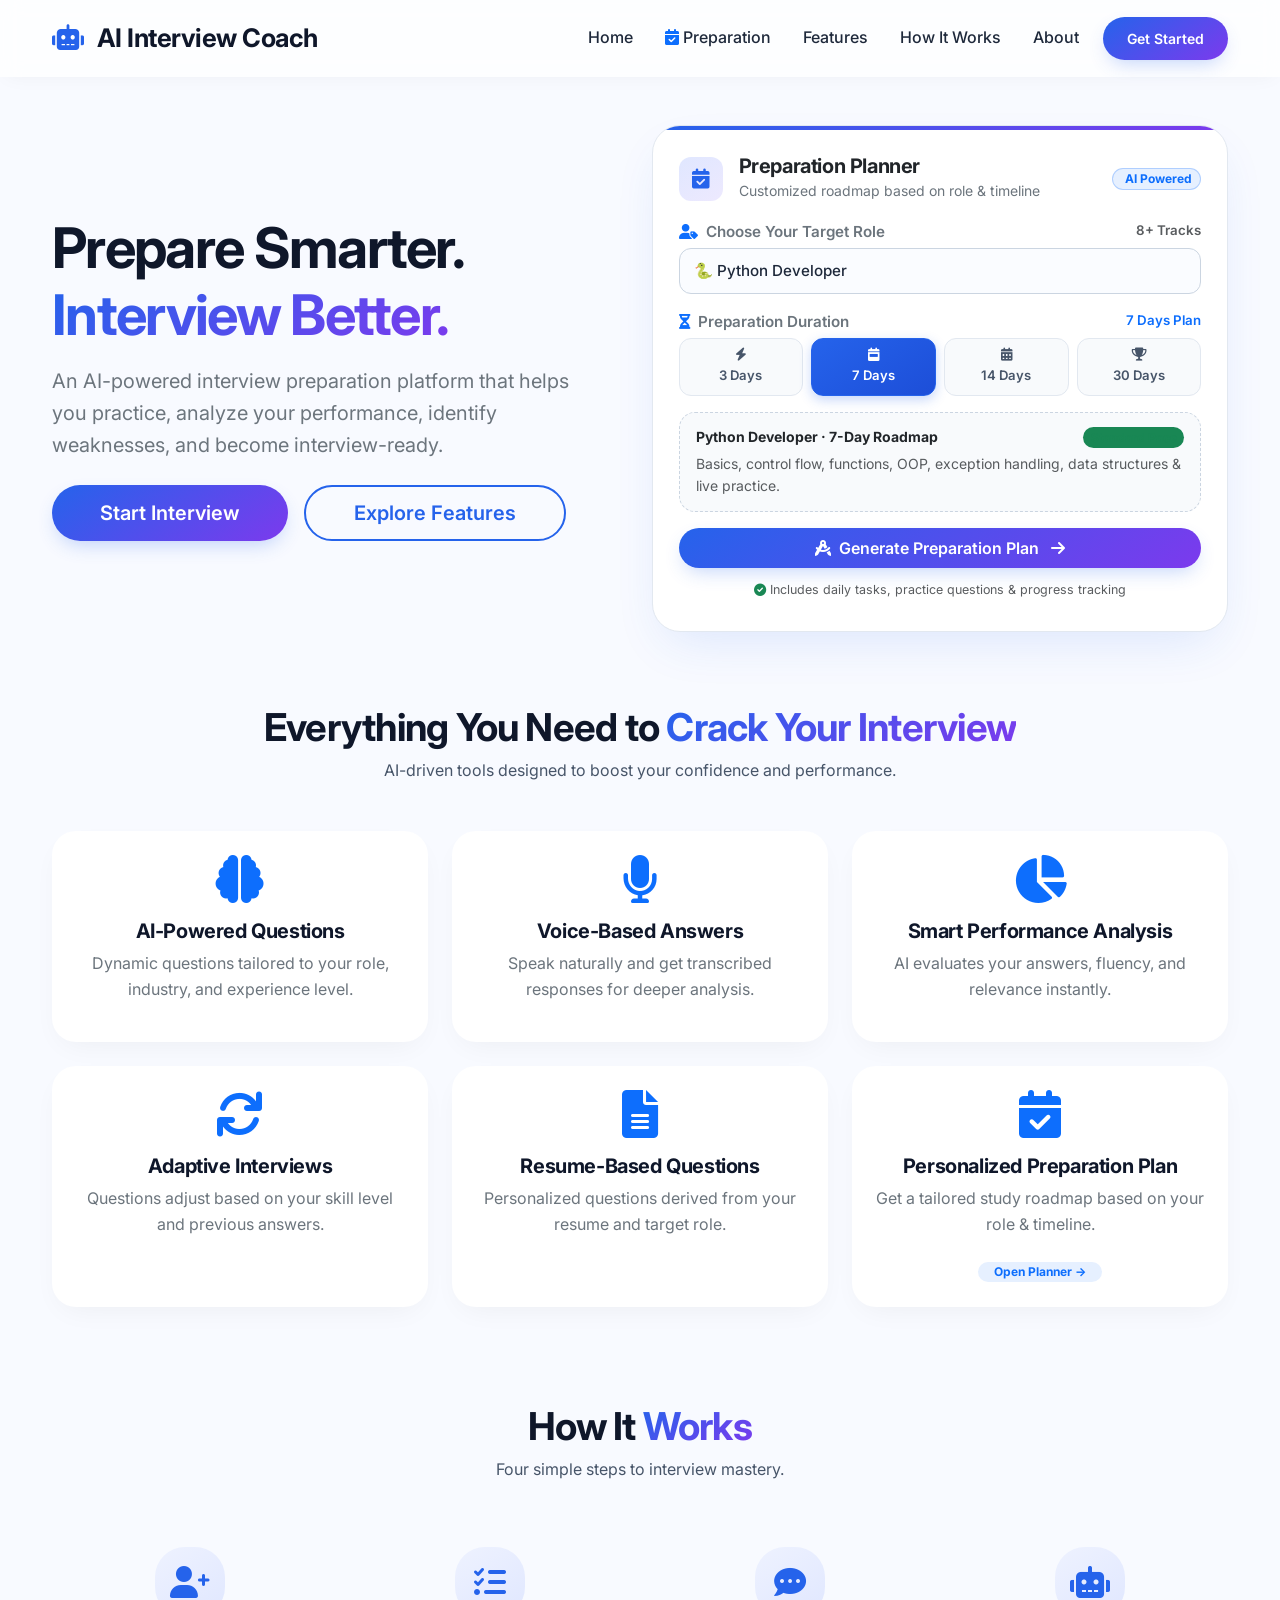
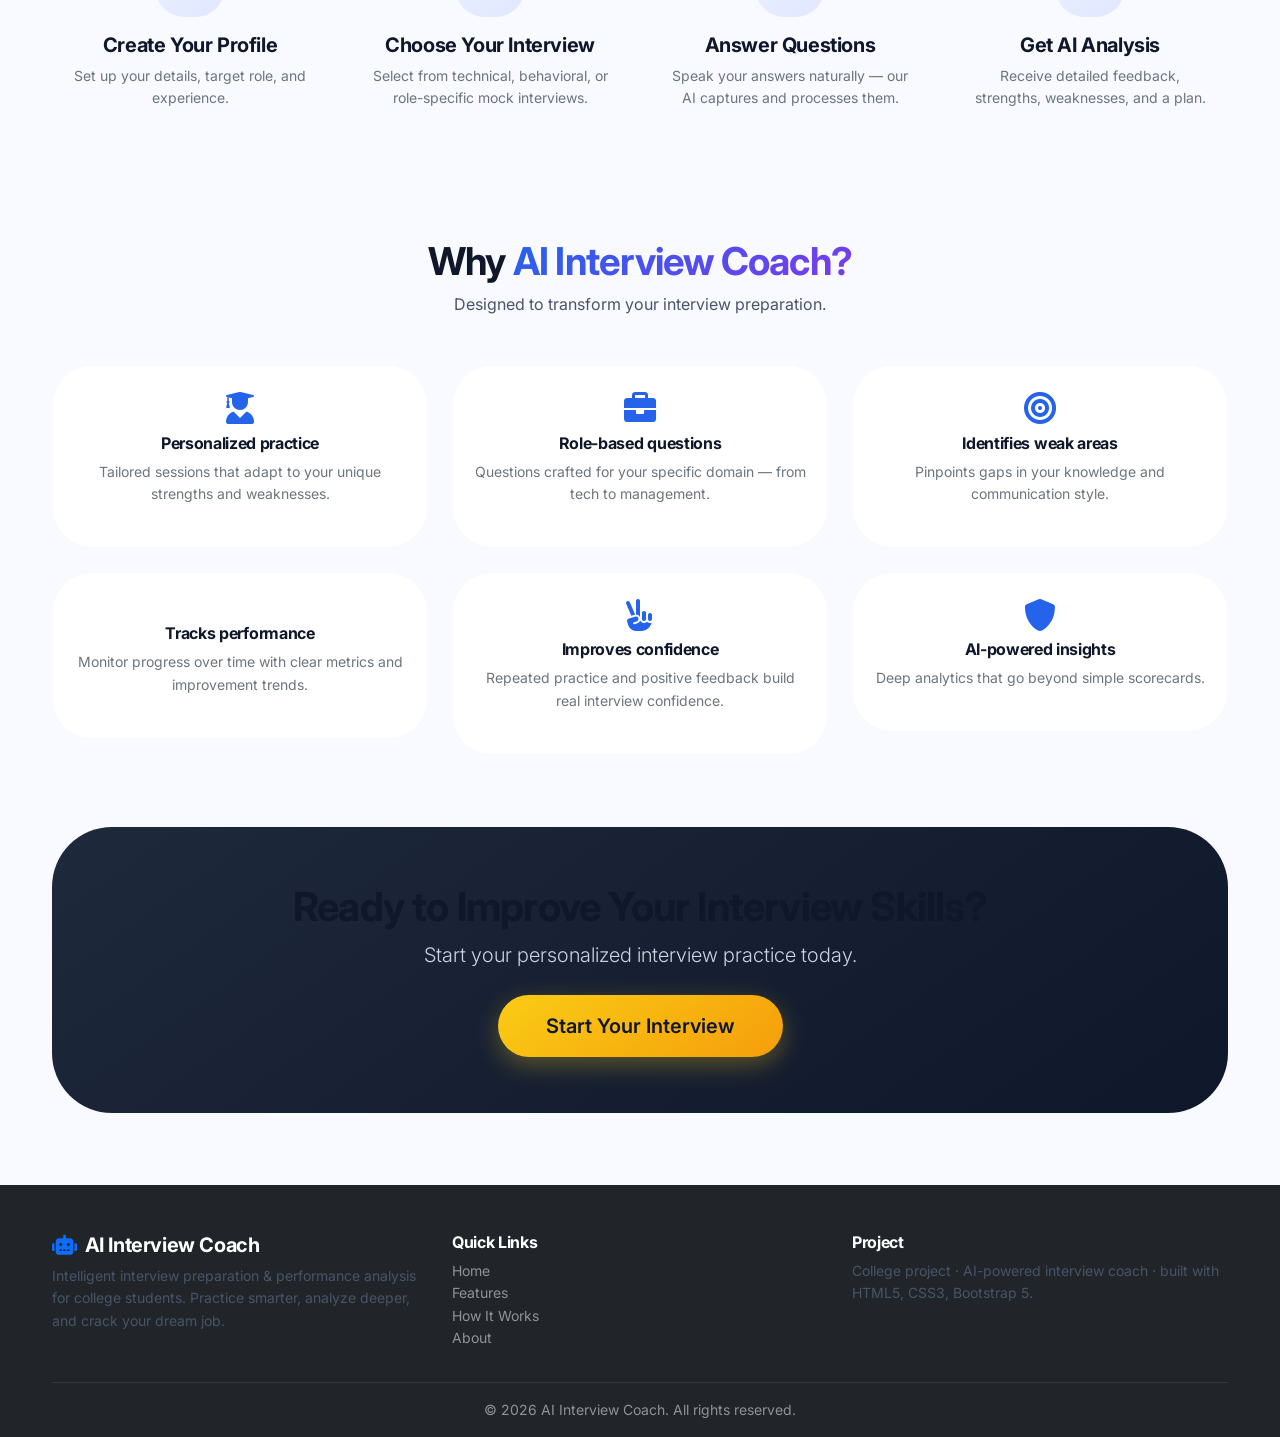
<file: frontend/index.html>
<!DOCTYPE html>
<html lang="en">
<head>
  <meta charset="UTF-8">
  <meta name="viewport" content="width=device-width, initial-scale=1.0">
  <title>AI Interview Coach · Home</title>

  <!-- Bootstrap 5 & Font Awesome 6 (CDN) -->
  <link href="https://cdn.jsdelivr.net/npm/bootstrap@5.3.2/dist/css/bootstrap.min.css" rel="stylesheet">
  <link rel="stylesheet" href="https://cdnjs.cloudflare.com/ajax/libs/font-awesome/6.0.0-beta3/css/all.min.css">
  <link rel="stylesheet" href="css/style.css">

  <!-- Google Font (Inter) for modern look -->
  <link rel="preconnect" href="https://fonts.googleapis.com">
  <link rel="preconnect" href="https://fonts.gstatic.com" crossorigin>
  <link href="https://fonts.googleapis.com/css2?family=Inter:opsz,wght@14..32,400;14..32,500;14..32,600;14..32,700&display=swap" rel="stylesheet">

  <style>
    /* ----- global reset & base ----- */
    * {
      margin: 0;
      padding: 0;
      box-sizing: border-box;
    }

    body {
      font-family: 'Inter', -apple-system, BlinkMacSystemFont, sans-serif;
      background: #f8faff;
      color: #1e293b;
      scroll-behavior: smooth;
    }

    /* gradient accents & shadows */
    .gradient-text {
      background: linear-gradient(145deg, #2563eb, #7c3aed);
      -webkit-background-clip: text;
      -webkit-text-fill-color: transparent;
      background-clip: text;
    }

    .btn-gradient {
      background: linear-gradient(145deg, #2563eb, #7c3aed);
      border: none;
      color: #fff;
      font-weight: 600;
      padding: 0.7rem 1.8rem;
      border-radius: 40px;
      transition: all 0.2s ease;
      box-shadow: 0 8px 20px -6px rgba(37, 99, 235, 0.3);
    }

    .btn-gradient:hover {
      transform: translateY(-3px);
      box-shadow: 0 12px 28px -8px rgba(37, 99, 235, 0.45);
      color: #fff;
      background: linear-gradient(145deg, #1d4ed8, #6d28d9);
    }

    .btn-outline-gradient {
      background: transparent;
      border: 2px solid #2563eb;
      color: #2563eb;
      font-weight: 600;
      padding: 0.7rem 1.8rem;
      border-radius: 40px;
      transition: all 0.2s ease;
    }

    .btn-outline-gradient:hover {
      background: #2563eb;
      color: #fff;
      transform: translateY(-2px);
      box-shadow: 0 8px 20px -6px rgba(37, 99, 235, 0.3);
    }

    .card-hover {
      transition: all 0.25s ease;
      border: none;
      border-radius: 24px;
      background: #ffffff;
      box-shadow: 0 10px 30px -10px rgba(0, 0, 0, 0.06);
    }

    .card-hover:hover {
      transform: translateY(-8px);
      box-shadow: 0 20px 40px -12px rgba(37, 99, 235, 0.15);
    }

    .section-title {
      font-weight: 700;
      font-size: 2.4rem;
      letter-spacing: -0.02em;
    }

    .section-sub {
      color: #475569;
      max-width: 700px;
      margin: 0 auto;
    }

    /* navbar */
    .navbar-custom {
      background: rgba(255, 255, 255, 0.75);
      backdrop-filter: blur(10px);
      -webkit-backdrop-filter: blur(10px);
      box-shadow: 0 4px 20px -6px rgba(0,0,0,0.05);
      padding: 0.8rem 0;
    }

    .navbar-brand {
      font-weight: 700;
      font-size: 1.6rem;
      letter-spacing: -0.02em;
      color: #0f172a;
    }

    .navbar-brand i {
      color: #2563eb;
      margin-right: 8px;
    }

    .nav-link {
      font-weight: 500;
      color: #1e293b;
      margin: 0 8px;
      transition: 0.15s;
    }

    .nav-link:hover {
      color: #2563eb;
    }

    /* hero visual (AI themed card) */
    .hero-visual {
      background: linear-gradient(145deg, #eef2ff, #e0e7ff);
      border-radius: 40px;
      padding: 2rem 1.5rem;
      text-align: center;
      border: 1px solid rgba(255,255,255,0.5);
      box-shadow: 0 20px 40px -16px rgba(37, 99, 235, 0.2);
      min-height: 240px;
      display: flex;
      flex-direction: column;
      justify-content: center;
      align-items: center;
    }

    .hero-visual i {
      font-size: 4.5rem;
      color: #2563eb;
      background: white;
      padding: 20px;
      border-radius: 60px;
      box-shadow: 0 8px 24px rgba(37, 99, 235, 0.15);
      margin-bottom: 18px;
    }

    .hero-visual h5 {
      font-weight: 600;
      color: #1e293b;
    }

    .hero-visual p {
      color: #334155;
      font-size: 0.95rem;
      max-width: 240px;
    }

    /* preparation hero widget */
    .prep-hero-card {
      background: #ffffff;
      border-radius: 28px;
      padding: 1.8rem 1.6rem;
      border: 1px solid #e2e8f0;
      box-shadow: 0 20px 50px -15px rgba(37, 99, 235, 0.15);
      position: relative;
      overflow: hidden;
      transition: transform 0.25s ease, box-shadow 0.25s ease;
    }

    .prep-hero-card:hover {
      box-shadow: 0 25px 55px -12px rgba(37, 99, 235, 0.22);
    }

    .prep-hero-card::before {
      content: '';
      position: absolute;
      top: 0;
      left: 0;
      right: 0;
      height: 4px;
      background: linear-gradient(90deg, #2563eb, #7c3aed);
    }

    .prep-icon-box {
      width: 44px;
      height: 44px;
      border-radius: 12px;
      background: linear-gradient(145deg, #e0e7ff, #ede9fe);
      display: flex;
      align-items: center;
      justify-content: center;
      font-size: 1.25rem;
      color: #2563eb;
    }

    .duration-pills {
      display: flex;
      gap: 8px;
      flex-wrap: wrap;
    }

    .duration-pill-btn {
      flex: 1;
      min-width: 68px;
      padding: 0.55rem 0.5rem;
      font-size: 0.82rem;
      font-weight: 600;
      border-radius: 12px;
      border: 1.5px solid #e2e8f0;
      background: #f8fafc;
      color: #475569;
      cursor: pointer;
      text-align: center;
      transition: all 0.2s ease;
    }

    .duration-pill-btn:hover {
      border-color: #93c5fd;
      background: #eff6ff;
      color: #1d4ed8;
      transform: translateY(-1px);
    }

    .duration-pill-btn.active {
      border-color: #2563eb;
      background: linear-gradient(145deg, #2563eb, #1d4ed8);
      color: #ffffff;
      box-shadow: 0 4px 12px rgba(37, 99, 235, 0.25);
    }

    .preview-summary-box {
      background: #f8fafc;
      border: 1px dashed #cbd5e1;
      border-radius: 16px;
      padding: 0.85rem 1rem;
      transition: background 0.2s ease;
    }

    .step-icon {
      width: 70px;
      height: 70px;
      background: linear-gradient(145deg, #eef2ff, #e0e7ff);
      border-radius: 30px;
      display: flex;
      align-items: center;
      justify-content: center;
      font-size: 2rem;
      color: #2563eb;
      margin: 0 auto 1rem;
      transition: 0.2s;
    }

    .step-card:hover .step-icon {
      background: linear-gradient(145deg, #2563eb, #7c3aed);
      color: white;
      transform: scale(1.02);
    }

    .why-item {
      background: #ffffff;
      border-radius: 40px;
      padding: 1.6rem 1.2rem;
      transition: 0.2s;
      border: 1px solid rgba(0,0,0,0.02);
    }

    .why-item:hover {
      background: #f1f5ff;
    }

    .why-item i {
      font-size: 2rem;
      color: #2563eb;
      margin-bottom: 0.6rem;
    }

    .cta-section {
      background: linear-gradient(145deg, #1e293b, #0f172a);
      border-radius: 60px;
      padding: 3.5rem 2rem;
    }

    .cta-section .btn-gradient {
      background: linear-gradient(145deg, #facc15, #f59e0b);
      color: #0f172a;
      box-shadow: 0 8px 24px rgba(250, 204, 21, 0.3);
    }

    .cta-section .btn-gradient:hover {
      background: linear-gradient(145deg, #fbbf24, #d97706);
      color: #0f172a;
    }

    footer a {
      text-decoration: none;
      color: #cbd5e1;
      transition: 0.15s;
    }

    footer a:hover {
      color: #facc15;
    }

    @media (max-width: 576px) {
      .section-title {
        font-size: 1.8rem;
      }
      .hero-visual {
        min-height: 180px;
      }
    }
  </style>
</head>
<body>

  <!-- ====== NAVBAR ====== -->
  <nav class="navbar navbar-expand-lg navbar-custom sticky-top">
    <div class="container">
      <a class="navbar-brand" href="#">
        <i class="fas fa-robot"></i> AI Interview Coach
      </a>
      <button class="navbar-toggler border-0" type="button" data-bs-toggle="collapse" data-bs-target="#mainNav" aria-controls="mainNav" aria-expanded="false" aria-label="Toggle navigation">
        <span class="navbar-toggler-icon"></span>
      </button>
      <div class="collapse navbar-collapse" id="mainNav">
        <ul class="navbar-nav ms-auto mb-2 mb-lg-0 align-items-lg-center">
          <li class="nav-item"><a class="nav-link" href="#home">Home</a></li>
          <li class="nav-item"><a class="nav-link" href="preparation.html"><i class="fas fa-calendar-check text-primary me-1"></i>Preparation</a></li>
          <li class="nav-item"><a class="nav-link" href="#features">Features</a></li>
          <li class="nav-item"><a class="nav-link" href="#how-it-works">How It Works</a></li>
          <li class="nav-item"><a class="nav-link" href="#about">About</a></li>
          <li class="nav-item ms-lg-2">
            <a href="setup.html" class="btn btn-gradient btn-sm px-4">Get Started</a>
          </li>
        </ul>
      </div>
    </div>
  </nav>

  <!-- ====== HERO SECTION ====== -->
  <section id="home" class="container pt-5 pb-4">
    <div class="row g-4 align-items-center">
      <div class="col-lg-6">
        <h1 class="display-4 fw-bold mb-3" style="letter-spacing: -0.03em;">
          Prepare Smarter. <br><span class="gradient-text">Interview Better.</span>
        </h1>
        <p class="lead text-secondary" style="font-weight: 400; max-width: 520px;">
          An AI-powered interview preparation platform that helps you practice, analyze your performance, identify weaknesses, and become interview-ready.
        </p>
        <div class="d-flex flex-wrap gap-3 mt-4">
          <a href="setup.html" class="btn btn-gradient btn-lg px-5">Start Interview</a>
          <a href="#features" class="btn btn-outline-gradient btn-lg px-5">Explore Features</a>
        </div>
      </div>
      <div class="col-lg-6">
        <!-- ===== PERSONALIZED PREPARATION BLOCK ON HOME ===== -->
        <div class="prep-hero-card" id="homePreparationBlock">
          <div class="d-flex align-items-center justify-content-between mb-3">
            <div class="d-flex align-items-center gap-3">
              <div class="prep-icon-box">
                <i class="fas fa-calendar-check"></i>
              </div>
              <div>
                <h5 class="fw-bold mb-0 text-dark">Preparation Planner</h5>
                <small class="text-secondary">Customized roadmap based on role & timeline</small>
              </div>
            </div>
            <span class="badge bg-primary bg-opacity-10 text-primary border border-primary border-opacity-25 rounded-pill px-2 py-1 small">
              <i class="fas fa-sparkles me-1"></i>AI Powered
            </span>
          </div>

          <!-- Role Selector -->
          <div class="mb-3">
            <label class="form-label fw-semibold text-secondary small d-flex justify-content-between mb-1" for="homeRoleSelect">
              <span><i class="fas fa-user-tag text-primary me-1"></i> Choose Your Target Role</span>
              <span class="text-muted small">8+ Tracks</span>
            </label>
            <select id="homeRoleSelect" class="form-select" style="border-radius: 12px; font-weight: 500; border: 1.5px solid #cbd5e1; padding: 0.65rem 0.9rem;">
              <option value="Python Developer" selected>🐍 Python Developer</option>
              <option value="Java Developer">☕ Java Developer</option>
              <option value="Web Developer">🌐 Web / Frontend Developer</option>
              <option value="Data Analyst">📊 Data Analyst</option>
              <option value="AI/ML Engineer">🤖 AI / ML Engineer</option>
              <option value="Software Developer">💻 Software Developer</option>
              <option value="Cloud / DevOps Engineer">☁️ Cloud / DevOps Engineer</option>
              <option value="Full Stack Developer">🚀 Full Stack Developer</option>
            </select>
          </div>

          <!-- Duration Selector -->
          <div class="mb-3">
            <label class="form-label fw-semibold text-secondary small d-flex justify-content-between mb-1">
              <span><i class="fas fa-hourglass-half text-primary me-1"></i> Preparation Duration</span>
              <span class="text-primary fw-semibold small" id="homeDurationLabel">7 Days Plan</span>
            </label>
            <div class="duration-pills" id="homeDurationPills">
              <button type="button" class="duration-pill-btn" data-days="3">
                <i class="fas fa-bolt d-block mb-1"></i>3 Days
              </button>
              <button type="button" class="duration-pill-btn active" data-days="7">
                <i class="fas fa-calendar-week d-block mb-1"></i>7 Days
              </button>
              <button type="button" class="duration-pill-btn" data-days="14">
                <i class="fas fa-calendar-alt d-block mb-1"></i>14 Days
              </button>
              <button type="button" class="duration-pill-btn" data-days="30">
                <i class="fas fa-trophy d-block mb-1"></i>30 Days
              </button>
            </div>
          </div>

          <!-- Live Preview Summary Box -->
          <div class="preview-summary-box mb-3">
            <div class="d-flex align-items-center justify-content-between mb-1">
              <span class="small fw-bold text-dark" id="homePreviewTitle">Python Developer · 7-Day Roadmap</span>
              <span class="badge bg-success bg-opacity-15 text-success rounded-pill small" id="homePaceBadge">Standard Pace</span>
            </div>
            <p class="small text-muted mb-0" id="homePreviewDesc">
              Core syntax, data structures, OOP, exception handling, and mock interview practice.
            </p>
          </div>

          <!-- Action Button -->
          <div class="d-grid gap-2">
            <button type="button" id="homeOpenPlanBtn" class="btn btn-gradient py-2 fw-semibold d-flex align-items-center justify-content-center gap-2">
              <i class="fas fa-compass-drafting"></i>
              <span>Generate Preparation Plan</span>
              <i class="fas fa-arrow-right ms-1"></i>
            </button>
          </div>
          <div class="text-center mt-2">
            <small class="text-muted" style="font-size: 0.78rem;">
              <i class="fas fa-check-circle text-success me-1"></i>Includes daily tasks, practice questions & progress tracking
            </small>
          </div>
        </div>
      </div>
    </div>
  </section>

  <!-- ====== FEATURES SECTION ====== -->
  <section id="features" class="container py-5">
    <div class="text-center mb-5">
      <h2 class="section-title">Everything You Need to <span class="gradient-text">Crack Your Interview</span></h2>
      <p class="section-sub">AI-driven tools designed to boost your confidence and performance.</p>
    </div>

    <div class="row g-4">
      <!-- 6 cards -->
      <div class="col-md-6 col-lg-4">
        <div class="card card-hover p-4 h-100 text-center">
          <i class="fas fa-brain fa-3x text-primary mb-3"></i>
          <h5 class="fw-bold">AI-Powered Questions</h5>
          <p class="text-secondary">Dynamic questions tailored to your role, industry, and experience level.</p>
        </div>
      </div>
      <div class="col-md-6 col-lg-4">
        <div class="card card-hover p-4 h-100 text-center">
          <i class="fas fa-microphone fa-3x text-primary mb-3"></i>
          <h5 class="fw-bold">Voice-Based Answers</h5>
          <p class="text-secondary">Speak naturally and get transcribed responses for deeper analysis.</p>
        </div>
      </div>
      <div class="col-md-6 col-lg-4">
        <div class="card card-hover p-4 h-100 text-center">
          <i class="fas fa-chart-pie fa-3x text-primary mb-3"></i>
          <h5 class="fw-bold">Smart Performance Analysis</h5>
          <p class="text-secondary">AI evaluates your answers, fluency, and relevance instantly.</p>
        </div>
      </div>
      <div class="col-md-6 col-lg-4">
        <div class="card card-hover p-4 h-100 text-center">
          <i class="fas fa-arrows-rotate fa-3x text-primary mb-3"></i>
          <h5 class="fw-bold">Adaptive Interviews</h5>
          <p class="text-secondary">Questions adjust based on your skill level and previous answers.</p>
        </div>
      </div>
      <div class="col-md-6 col-lg-4">
        <div class="card card-hover p-4 h-100 text-center">
          <i class="fas fa-file-lines fa-3x text-primary mb-3"></i>
          <h5 class="fw-bold">Resume-Based Questions</h5>
          <p class="text-secondary">Personalized questions derived from your resume and target role.</p>
        </div>
      </div>
      <div class="col-md-6 col-lg-4">
        <a href="preparation.html" class="card card-hover p-4 h-100 text-center text-decoration-none text-dark d-block">
          <i class="fas fa-calendar-check fa-3x text-primary mb-3"></i>
          <h5 class="fw-bold">Personalized Preparation Plan</h5>
          <p class="text-secondary">Get a tailored study roadmap based on your role & timeline.</p>
          <span class="badge bg-primary bg-opacity-10 text-primary rounded-pill px-3 py-1 mt-2">Open Planner &rarr;</span>
        </a>
      </div>
    </div>
  </section>

  <!-- ====== HOW IT WORKS ====== -->
  <section id="how-it-works" class="container py-5">
    <div class="text-center mb-5">
      <h2 class="section-title">How It <span class="gradient-text">Works</span></h2>
      <p class="section-sub">Four simple steps to interview mastery.</p>
    </div>

    <div class="row g-4 justify-content-center">
      <div class="col-md-6 col-lg-3 text-center">
        <div class="step-card p-3">
          <div class="step-icon"><i class="fas fa-user-plus"></i></div>
          <h5 class="fw-bold">Create Your Profile</h5>
          <p class="text-secondary small">Set up your details, target role, and experience.</p>
        </div>
      </div>
      <div class="col-md-6 col-lg-3 text-center">
        <div class="step-card p-3">
          <div class="step-icon"><i class="fas fa-list-check"></i></div>
          <h5 class="fw-bold">Choose Your Interview</h5>
          <p class="text-secondary small">Select from technical, behavioral, or role-specific mock interviews.</p>
        </div>
      </div>
      <div class="col-md-6 col-lg-3 text-center">
        <div class="step-card p-3">
          <div class="step-icon"><i class="fas fa-comment-dots"></i></div>
          <h5 class="fw-bold">Answer Questions</h5>
          <p class="text-secondary small">Speak your answers naturally — our AI captures and processes them.</p>
        </div>
      </div>
      <div class="col-md-6 col-lg-3 text-center">
        <div class="step-card p-3">
          <div class="step-icon"><i class="fas fa-robot"></i></div>
          <h5 class="fw-bold">Get AI Analysis</h5>
          <p class="text-secondary small">Receive detailed feedback, strengths, weaknesses, and a plan.</p>
        </div>
      </div>
    </div>
  </section>

  <!-- ====== WHY AI INTERVIEW COACH? ====== -->
  <section id="about" class="container py-5">
    <div class="text-center mb-5">
      <h2 class="section-title">Why <span class="gradient-text">AI Interview Coach?</span></h2>
      <p class="section-sub">Designed to transform your interview preparation.</p>
    </div>

    <div class="row g-4">
      <div class="col-md-4">
        <div class="why-item text-center">
          <i class="fas fa-user-graduate"></i>
          <h6 class="fw-bold">Personalized practice</h6>
          <p class="text-secondary small">Tailored sessions that adapt to your unique strengths and weaknesses.</p>
        </div>
      </div>
      <div class="col-md-4">
        <div class="why-item text-center">
          <i class="fas fa-briefcase"></i>
          <h6 class="fw-bold">Role-based questions</h6>
          <p class="text-secondary small">Questions crafted for your specific domain — from tech to management.</p>
        </div>
      </div>
      <div class="col-md-4">
        <div class="why-item text-center">
          <i class="fas fa-bullseye"></i>
          <h6 class="fw-bold">Identifies weak areas</h6>
          <p class="text-secondary small">Pinpoints gaps in your knowledge and communication style.</p>
        </div>
      </div>
      <div class="col-md-4">
        <div class="why-item text-center">
          <i class="fas fa-chart-simple"></i>
          <h6 class="fw-bold">Tracks performance</h6>
          <p class="text-secondary small">Monitor progress over time with clear metrics and improvement trends.</p>
        </div>
      </div>
      <div class="col-md-4">
        <div class="why-item text-center">
          <i class="fas fa-hand-peace"></i>
          <h6 class="fw-bold">Improves confidence</h6>
          <p class="text-secondary small">Repeated practice and positive feedback build real interview confidence.</p>
        </div>
      </div>
      <div class="col-md-4">
        <div class="why-item text-center">
          <i class="fas fa-shield-alt"></i>
          <h6 class="fw-bold">AI-powered insights</h6>
          <p class="text-secondary small">Deep analytics that go beyond simple scorecards.</p>
        </div>
      </div>
    </div>
  </section>

  <!-- ====== CALL TO ACTION ====== -->
  <section class="container py-4">
    <div class="cta-section text-center text-white">
      <h2 class="fw-bold display-6">Ready to Improve Your Interview Skills?</h2>
      <p class="lead mb-4" style="font-weight: 300; color: #cbd5e1;">Start your personalized interview practice today.</p>
      <a href="setup.html" class="btn btn-gradient btn-lg px-5 py-3">Start Your Interview</a>
    </div>
  </section>

  <!-- ====== FOOTER ====== -->
  <footer class="bg-dark text-white-50 pt-5 pb-3 mt-5">
    <div class="container">
      <div class="row g-4">
        <div class="col-md-4">
          <h5 class="text-white fw-bold"><i class="fas fa-robot text-primary me-2"></i>AI Interview Coach</h5>
          <p class="small">Intelligent interview preparation & performance analysis for college students. Practice smarter, analyze deeper, and crack your dream job.</p>
        </div>
        <div class="col-md-4">
          <h6 class="text-white">Quick Links</h6>
          <ul class="list-unstyled small">
            <li><a href="#home" class="text-white-50">Home</a></li>
            <li><a href="#features" class="text-white-50">Features</a></li>
            <li><a href="#how-it-works" class="text-white-50">How It Works</a></li>
            <li><a href="#about" class="text-white-50">About</a></li>
          </ul>
        </div>
        <div class="col-md-4">
          <h6 class="text-white">Project</h6>
          <p class="small">College project · AI-powered interview coach · built with HTML5, CSS3, Bootstrap 5.</p>
        </div>
      </div>
      <hr class="border-secondary">
      <div class="text-center small">
        &copy; 2026 AI Interview Coach. All rights reserved.
      </div>
    </div>
  </footer>

  <!-- Bootstrap JS bundle (for toggler, etc.) -->
  <script src="https://cdn.jsdelivr.net/npm/bootstrap@5.3.2/dist/js/bootstrap.bundle.min.js"></script>
  <script src="js/script.js"></script>

  <!-- Home Preparation Planner Interaction Script -->
  <script>
    (function() {
      'use strict';

      var roleSelect = document.getElementById('homeRoleSelect');
      var durationPills = document.querySelectorAll('#homeDurationPills .duration-pill-btn');
      var durationLabel = document.getElementById('homeDurationLabel');
      var previewTitle = document.getElementById('homePreviewTitle');
      var previewDesc = document.getElementById('homePreviewDesc');
      var paceBadge = document.getElementById('homePaceBadge');
      var openPlanBtn = document.getElementById('homeOpenPlanBtn');

      if (!roleSelect || !openPlanBtn) return;

      var selectedDays = 7;

      var planSummaries = {
        'Python Developer': {
          3: { pace: 'Sprint', desc: 'Core syntax, built-in data structures (lists, tuples, dicts), and high-frequency interview questions.' },
          7: { pace: 'Standard', desc: 'Basics, control flow, functions, OOP, exception handling, data structures & live practice.' },
          14: { pace: 'In-Depth', desc: 'Deep dive into Python internals, generators, decorators, DSA, DB integration & mock interview rounds.' },
          30: { pace: 'Mastery', desc: 'Full career track: advanced Python, Django/FastAPI, concurrency, system design & project defense.' }
        },
        'Java Developer': {
          3: { pace: 'Sprint', desc: 'Core Java syntax, OOP essentials, memory management, and classic interview problem sets.' },
          7: { pace: 'Standard', desc: 'Java syntax, OOP, Collections framework, inheritance, interfaces, and technical interview questions.' },
          14: { pace: 'In-Depth', desc: 'Collections, Multithreading, JVM internals, Spring basics, exception handling & mock interviews.' },
          30: { pace: 'Mastery', desc: 'Enterprise Java: Spring Boot, Microservices, Hibernate/JPA, design patterns & system architecture.' }
        },
        'Web Developer': {
          3: { pace: 'Sprint', desc: 'HTML5 semantic tags, modern CSS flex/grid, and essential JavaScript ES6+ interview questions.' },
          7: { pace: 'Standard', desc: 'HTML, CSS, JS foundations, DOM manipulation, Fetch API, responsive design & interview drills.' },
          14: { pace: 'In-Depth', desc: 'Frontend frameworks (React/Vue), Async JS, State Management, REST APIs & web performance.' },
          30: { pace: 'Mastery', desc: 'Full Frontend/Full-Stack mastery: modern architectures, SSR, testing, bundlers & live mock interviews.' }
        },
        'Data Analyst': {
          3: { pace: 'Sprint', desc: 'Essential SQL queries (SELECT, JOIN, GROUP BY), basic stats, and core data analysis questions.' },
          7: { pace: 'Standard', desc: 'SQL joins/aggregations, Excel modeling, Python (Pandas/NumPy), data visualization & case studies.' },
          14: { pace: 'In-Depth', desc: 'Advanced SQL, statistical hypothesis testing, data cleaning pipelines, Tableau/PowerBI & mock interviews.' },
          30: { pace: 'Mastery', desc: 'End-to-end data analytics mastery: business metrics, A/B testing, Python analytics & portfolio review.' }
        },
        'AI/ML Engineer': {
          3: { pace: 'Sprint', desc: 'Python for AI, linear algebra basics, core supervised algorithms, and key ML interview questions.' },
          7: { pace: 'Standard', desc: 'NumPy/Pandas, data preprocessing, regression/classification, model metrics & foundational neural nets.' },
          14: { pace: 'In-Depth', desc: 'Deep learning, PyTorch/TensorFlow, feature engineering, loss functions, CNNs/Transformers & mock tests.' },
          30: { pace: 'Mastery', desc: 'End-to-end ML & MLOps: model training, fine-tuning, system design for ML, deployment & interview drills.' }
        },
        'Software Developer': {
          3: { pace: 'Sprint', desc: 'Core programming constructs, fundamental data structures, and problem-solving interview questions.' },
          7: { pace: 'Standard', desc: 'Programming basics, OOP principles, data structures, searching/sorting algorithms & SQL fundamentals.' },
          14: { pace: 'In-Depth', desc: 'DSA (Trees, Graphs, DP), Clean Code principles, Git/CI-CD, database design & mock interviews.' },
          30: { pace: 'Mastery', desc: 'Full software engineering lifecycle: DSA mastery, High-Level/Low-Level System Design & behavioral drills.' }
        },
        'Cloud / DevOps Engineer': {
          3: { pace: 'Sprint', desc: 'Linux commands, networking fundamentals, Docker basics, and top DevOps interview questions.' },
          7: { pace: 'Standard', desc: 'Linux administration, containerization with Docker, CI/CD pipelines, Git & cloud fundamentals.' },
          14: { pace: 'In-Depth', desc: 'Kubernetes architecture, Infrastructure as Code (Terraform), AWS/GCP services & mock interviews.' },
          30: { pace: 'Mastery', desc: 'DevOps & SRE mastery: multi-cluster k8s, monitoring (Prometheus), security, scaling & live drills.' }
        },
        'Full Stack Developer': {
          3: { pace: 'Sprint', desc: 'Full-stack architecture overview, RESTful API fundamentals, frontend-backend flow & key questions.' },
          7: { pace: 'Standard', desc: 'Frontend basics, Node/Express/Backend APIs, database CRUD operations, authentication & mock practice.' },
          14: { pace: 'In-Depth', desc: 'Frontend frameworks, Backend scalability, SQL/NoSQL DBs, auth (JWT), deployment & mock interviews.' },
          30: { pace: 'Mastery', desc: 'Full Stack Architect: scalable cloud backends, modern reactive frontends, caching & system design.' }
        }
      };

      // Load saved preferences if any
      var savedRole = localStorage.getItem('aiInterviewPrepRole');
      var savedDays = localStorage.getItem('aiInterviewPrepDuration');
      if (savedRole && roleSelect.querySelector('option[value="' + savedRole + '"]')) {
        roleSelect.value = savedRole;
      }
      if (savedDays) {
        var daysInt = parseInt(savedDays, 10);
        if ([3, 7, 14, 30].indexOf(daysInt) !== -1) {
          selectedDays = daysInt;
        }
      }

      function updatePreview() {
        var role = roleSelect.value;
        var roleData = planSummaries[role] || planSummaries['Python Developer'];
        var info = roleData[selectedDays] || roleData[7];

        if (previewTitle) {
          previewTitle.textContent = role + ' · ' + selectedDays + '-Day Roadmap';
        }
        if (durationLabel) {
          durationLabel.textContent = selectedDays + ' Days Plan';
        }
        if (paceBadge) {
          paceBadge.textContent = info.pace + ' Pace';
          if (info.pace === 'Sprint') {
            paceBadge.className = 'badge bg-warning bg-opacity-15 text-warning rounded-pill small';
          } else if (info.pace === 'Mastery') {
            paceBadge.className = 'badge bg-purple bg-opacity-15 text-primary rounded-pill small';
          } else {
            paceBadge.className = 'badge bg-success bg-opacity-15 text-success rounded-pill small';
          }
        }
        if (previewDesc) {
          previewDesc.textContent = info.desc;
        }

        durationPills.forEach(function(pill) {
          var pDays = parseInt(pill.getAttribute('data-days'), 10);
          if (pDays === selectedDays) {
            pill.classList.add('active');
          } else {
            pill.classList.remove('active');
          }
        });
      }

      durationPills.forEach(function(pill) {
        pill.addEventListener('click', function() {
          selectedDays = parseInt(this.getAttribute('data-days'), 10) || 7;
          updatePreview();
        });
      });

      roleSelect.addEventListener('change', updatePreview);

      openPlanBtn.addEventListener('click', function() {
        var role = roleSelect.value;
        localStorage.setItem('aiInterviewPrepRole', role);
        localStorage.setItem('aiInterviewPrepDuration', selectedDays.toString());

        // Also sync profile storage if available
        try {
          var profile = JSON.parse(localStorage.getItem('aiInterviewProfile')) || {};
          profile.jobRole = role;
          localStorage.setItem('aiInterviewProfile', JSON.stringify(profile));
        } catch(e) {}

        window.location.href = 'preparation.html';
      });

      updatePreview();
    })();
  </script>
</body>
</html>
</file>
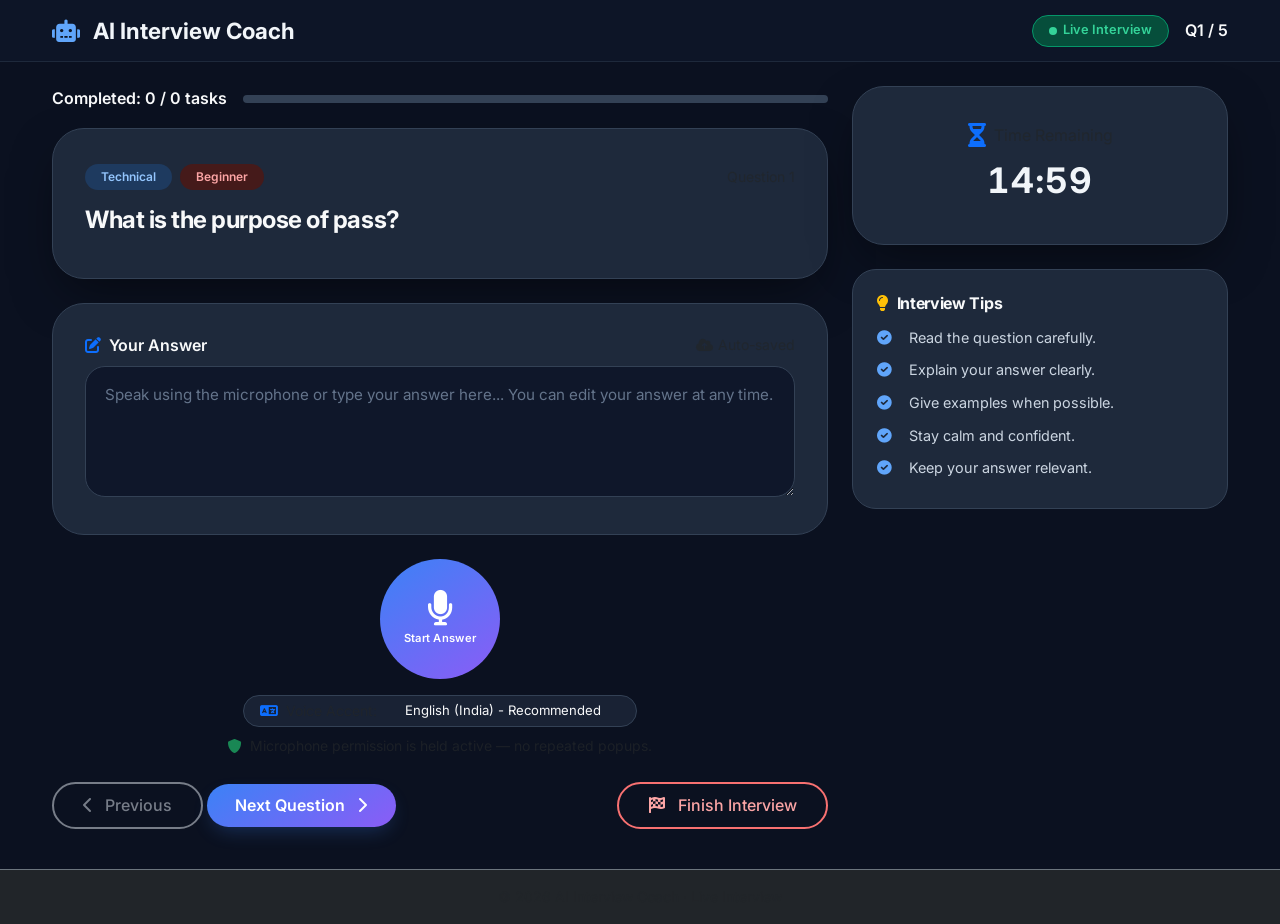
<file: frontend/interview.html>
<!DOCTYPE html>
<html lang="en">
<head>
  <meta charset="UTF-8" />
  <meta name="viewport" content="width=device-width, initial-scale=1.0" />
  <title>Live Interview · AI Interview Coach</title>

  <!-- Bootstrap 5 & Font Awesome 6 CDN -->
  <link href="https://cdn.jsdelivr.net/npm/bootstrap@5.3.2/dist/css/bootstrap.min.css" rel="stylesheet" />
  <link rel="stylesheet" href="https://cdnjs.cloudflare.com/ajax/libs/font-awesome/6.0.0-beta3/css/all.min.css" />
  <link rel="stylesheet" href="css/style.css">

  <!-- Google Font (Inter) -->
  <link rel="preconnect" href="https://fonts.googleapis.com" />
  <link rel="preconnect" href="https://fonts.gstatic.com" crossorigin />
  <link href="https://fonts.googleapis.com/css2?family=Inter:opsz,wght@14..32,400;14..32,500;14..32,600;14..32,700&display=swap" rel="stylesheet" />

  <style>
    /* ----- reset & base ----- */
    * {
      margin: 0;
      padding: 0;
      box-sizing: border-box;
    }

    body {
      font-family: 'Inter', -apple-system, BlinkMacSystemFont, sans-serif;
      background: #0b1120;
      color: #e2e8f0;
      min-height: 100vh;
      display: flex;
      flex-direction: column;
    }

    /* ----- gradient helpers ----- */
    .gradient-text {
      background: linear-gradient(145deg, #60a5fa, #a78bfa);
      -webkit-background-clip: text;
      -webkit-text-fill-color: transparent;
      background-clip: text;
    }

    .btn-gradient {
      background: linear-gradient(145deg, #3b82f6, #8b5cf6);
      border: none;
      color: #fff;
      font-weight: 600;
      padding: 0.6rem 1.8rem;
      border-radius: 40px;
      transition: all 0.2s ease;
      box-shadow: 0 8px 20px -6px rgba(59, 130, 246, 0.3);
    }

    .btn-gradient:hover {
      transform: translateY(-2px);
      box-shadow: 0 12px 28px -8px rgba(59, 130, 246, 0.5);
      color: #fff;
      background: linear-gradient(145deg, #2563eb, #7c3aed);
    }

    .btn-outline-secondary-custom {
      background: transparent;
      border: 2px solid #475569;
      color: #94a3b8;
      font-weight: 500;
      padding: 0.6rem 1.8rem;
      border-radius: 40px;
      transition: all 0.2s ease;
    }

    .btn-outline-secondary-custom:hover {
      background: #1e293b;
      border-color: #64748b;
      color: #e2e8f0;
      transform: translateY(-2px);
    }

    .btn-danger-custom {
      background: transparent;
      border: 2px solid #f87171;
      color: #fca5a5;
      font-weight: 500;
      padding: 0.6rem 1.8rem;
      border-radius: 40px;
      transition: all 0.2s ease;
    }

    .btn-danger-custom:hover {
      background: #7f1d1d;
      border-color: #ef4444;
      color: #fff;
      transform: translateY(-2px);
    }

    /* ----- navbar / header ----- */
    .interview-header {
      background: rgba(15, 23, 42, 0.85);
      backdrop-filter: blur(12px);
      -webkit-backdrop-filter: blur(12px);
      border-bottom: 1px solid #1e293b;
      padding: 0.8rem 0;
    }

    .header-brand {
      font-weight: 700;
      font-size: 1.4rem;
      color: #f1f5f9;
      text-decoration: none;
    }

    .header-brand i {
      color: #60a5fa;
      margin-right: 8px;
    }

    .status-badge {
      background: #064e3b;
      color: #34d399;
      font-weight: 600;
      font-size: 0.8rem;
      padding: 0.3rem 1rem;
      border-radius: 40px;
      border: 1px solid #059669;
      display: inline-flex;
      align-items: center;
      gap: 6px;
    }

    .status-badge .pulse {
      display: inline-block;
      width: 8px;
      height: 8px;
      background: #34d399;
      border-radius: 50%;
      animation: pulse 1.5s ease-in-out infinite;
    }

    @keyframes pulse {
      0% { opacity: 1; transform: scale(1); }
      50% { opacity: 0.4; transform: scale(0.8); }
      100% { opacity: 1; transform: scale(1); }
    }

    /* ----- main cards ----- */
    .question-card {
      background: #1e293b;
      border: 1px solid #334155;
      border-radius: 32px;
      padding: 2.2rem 2rem;
      box-shadow: 0 20px 50px -12px rgba(0, 0, 0, 0.5);
    }

    .answer-card {
      background: #1e293b;
      border: 1px solid #334155;
      border-radius: 32px;
      padding: 1.8rem 2rem;
    }

    .tips-card {
      background: #1e293b;
      border: 1px solid #334155;
      border-radius: 24px;
      padding: 1.5rem 1.5rem;
    }

    .tips-card ul {
      list-style: none;
      padding-left: 0;
      margin-bottom: 0;
    }

    .tips-card ul li {
      padding: 0.3rem 0;
      color: #cbd5e1;
      font-size: 0.9rem;
    }

    .tips-card ul li i {
      color: #60a5fa;
      width: 20px;
      margin-right: 8px;
    }

    .topic-badge {
      background: #1e3a5f;
      color: #93c5fd;
      padding: 0.2rem 1rem;
      border-radius: 40px;
      font-size: 0.75rem;
      font-weight: 600;
    }

    .difficulty-badge {
      background: #451a1a;
      color: #fca5a5;
      padding: 0.2rem 1rem;
      border-radius: 40px;
      font-size: 0.75rem;
      font-weight: 600;
    }

    /* ----- microphone button ----- */
    .mic-btn {
      width: 120px;
      height: 120px;
      border-radius: 50%;
      border: none;
      background: linear-gradient(145deg, #3b82f6, #8b5cf6);
      color: #fff;
      font-size: 3rem;
      transition: all 0.3s ease;
      box-shadow: 0 0 0 0 rgba(59, 130, 246, 0.4);
      display: flex;
      flex-direction: column;
      align-items: center;
      justify-content: center;
      gap: 4px;
      margin: 0 auto;
      cursor: pointer;
    }

    .mic-btn:hover {
      transform: scale(1.04);
      box-shadow: 0 0 40px rgba(59, 130, 246, 0.3);
    }

    .mic-btn.recording {
      background: linear-gradient(145deg, #dc2626, #b91c1c);
      box-shadow: 0 0 40px rgba(220, 38, 38, 0.4);
      animation: pulse-ring 1.5s ease-in-out infinite;
    }

    @keyframes pulse-ring {
      0% { box-shadow: 0 0 0 0 rgba(220, 38, 38, 0.4); }
      70% { box-shadow: 0 0 0 20px rgba(220, 38, 38, 0); }
      100% { box-shadow: 0 0 0 0 rgba(220, 38, 38, 0); }
    }

    .mic-btn .mic-label {
      font-size: 0.7rem;
      font-weight: 600;
      letter-spacing: 0.3px;
    }

    .mic-btn .mic-icon {
      font-size: 2.2rem;
      line-height: 1;
    }

    .recording-indicator {
      display: none;
      color: #fca5a5;
      font-size: 0.9rem;
      font-weight: 500;
    }

    .recording-indicator.show {
      display: block;
    }

    /* ----- progress bar ----- */
    .progress-custom {
      background: #334155;
      border-radius: 40px;
      height: 8px;
    }

    .progress-custom .progress-bar {
      background: linear-gradient(90deg, #3b82f6, #8b5cf6);
      border-radius: 40px;
      transition: width 0.4s ease;
    }

    /* ----- timer ----- */
    .timer-display {
      font-size: 2.2rem;
      font-weight: 700;
      font-variant-numeric: tabular-nums;
      color: #f1f5f9;
      letter-spacing: 1px;
    }

    .timer-display.warning {
      color: #f87171;
    }

    /* ----- textarea ----- */
    .form-control-dark {
      background: #0f172a;
      border: 1.5px solid #334155;
      border-radius: 20px;
      color: #e2e8f0;
      padding: 1rem 1.2rem;
      font-size: 0.95rem;
      transition: 0.15s;
      resize: vertical;
    }

    .form-control-dark:focus {
      border-color: #8b5cf6;
      box-shadow: 0 0 0 4px rgba(139, 92, 246, 0.15);
      background: #0f172a;
      color: #f1f5f9;
    }

    .form-control-dark::placeholder {
      color: #64748b;
    }

    /* ----- demo note ----- */
    .demo-note {
      background: #1e293b;
      border-radius: 16px;
      padding: 0.6rem 1.2rem;
      border: 1px solid #334155;
      font-size: 0.85rem;
      color: #94a3b8;
      text-align: center;
    }

    .demo-note i {
      color: #fbbf24;
      margin-right: 6px;
    }

    /* responsive */
    @media (max-width: 576px) {
      .question-card {
        padding: 1.5rem 1rem;
      }
      .answer-card {
        padding: 1.2rem 1rem;
      }
      .mic-btn {
        width: 90px;
        height: 90px;
        font-size: 2rem;
      }
      .mic-btn .mic-icon {
        font-size: 1.6rem;
      }
      .timer-display {
        font-size: 1.6rem;
      }
      .header-brand {
        font-size: 1.1rem;
      }
      .btn-gradient,
      .btn-outline-secondary-custom,
      .btn-danger-custom {
        width: 100%;
        justify-content: center;
      }
    }

    @media (max-width: 768px) {
      .tips-card {
        margin-top: 1rem;
      }
    }
  </style>
</head>
<body>

  <!-- ============================================================ -->
  <!-- INTERVIEW HEADER (navbar-like)                               -->
  <!-- ============================================================ -->
  <header class="interview-header">
    <div class="container">
      <div class="row align-items-center">
        <div class="col-6 col-md-4">
          <a href="#" class="header-brand">
            <i class="fas fa-robot"></i> AI Interview Coach
          </a>
        </div>
        <div class="col-6 col-md-8 text-end d-flex align-items-center justify-content-end gap-3">
          <span class="status-badge d-none d-sm-inline-flex">
            <span class="pulse"></span> Live Interview
          </span>
          <span class="text-light fw-semibold" id="questionCounterDisplay">Q1 / 5</span>
        </div>
      </div>
    </div>
  </header>

  <!-- ============================================================ -->
  <!-- MAIN CONTENT                                                 -->
  <!-- ============================================================ -->
  <main class="container py-4 flex-grow-1">
    <div class="row g-4">

      <!-- ===== LEFT COLUMN: question + answer + mic ===== -->
      <div class="col-lg-8">

        <!-- progress bar -->
        <div class="mb-3 d-flex align-items-center gap-3">
          <span class="text-light fw-semibold" id="progressLabel">Question 1 of 5</span>
          <div class="progress-custom flex-grow-1">
            <div class="progress-bar" id="progressBar" style="width: 20%;" role="progressbar" aria-valuenow="20" aria-valuemin="0" aria-valuemax="100"></div>
          </div>
        </div>

        <!-- ===== QUESTION CARD ===== -->
        <div class="question-card mb-4">
          <div class="d-flex flex-wrap align-items-center gap-2 mb-3">
            <span class="topic-badge" id="topicBadge">Python</span>
            <span class="difficulty-badge" id="difficultyBadge">Intermediate</span>
            <span class="ms-auto text-muted small" id="qNumberDisplay">Question 1</span>
          </div>
          <h4 class="fw-bold text-light" id="questionText">
            Explain the difference between a list and a tuple in Python.
          </h4>
        </div>

        <!-- ===== ANSWER SECTION ===== -->
        <div class="answer-card mb-4">
          <div class="d-flex justify-content-between align-items-center mb-2">
            <label class="fw-semibold text-light">
              <i class="fas fa-pen-to-square text-primary me-2"></i>Your Answer
            </label>
            <span class="text-muted small" id="answerSavedIndicator"><i class="fas fa-cloud-arrow-up text-success me-1"></i>Auto-saved</span>
          </div>
          <textarea class="form-control-dark w-100" id="answerTextarea" rows="4" placeholder="Speak using the microphone or type your answer here... You can edit your answer at any time."></textarea>
        </div>

        <!-- ===== MICROPHONE SECTION ===== -->
        <div class="text-center mb-4">
          <div class="d-flex justify-content-center align-items-center mb-2">
            <button class="mic-btn" id="micButton">
              <span class="mic-icon"><i class="fas fa-microphone"></i></span>
              <span class="mic-label" id="micLabel">Start Answer</span>
            </button>
          </div>
          <div class="recording-indicator mt-2" id="recordingIndicator">
            <i class="fas fa-circle text-danger me-1" style="font-size: 0.7rem;"></i> Listening to your voice...
          </div>
          <div class="d-inline-flex align-items-center gap-2 mt-2 px-3 py-1 rounded-pill" style="background: rgba(30, 41, 59, 0.75); border: 1px solid #334155;">
            <i class="fas fa-language text-primary small"></i>
            <span class="small text-muted">Voice Accent:</span>
            <select id="voiceLangSelect" class="form-select form-select-sm bg-transparent text-light border-0 py-0" style="width: auto; cursor: pointer; font-size: 0.82rem; outline: none; box-shadow: none;">
              <option value="en-IN" class="bg-dark text-light" selected>English (India) - Recommended</option>
              <option value="en-US" class="bg-dark text-light">English (US)</option>
              <option value="en-GB" class="bg-dark text-light">English (UK)</option>
            </select>
          </div>
          <p class="text-muted small mt-2 mb-0">
            <i class="fas fa-shield-alt text-success me-1"></i> Microphone permission is held active — no repeated popups.
          </p>
        </div>

        <!-- ===== CONTROLS ===== -->
        <div class="d-flex flex-wrap gap-3 justify-content-between align-items-center">
          <div>
            <button class="btn btn-outline-secondary-custom" id="prevBtn" disabled>
              <i class="fas fa-chevron-left me-1"></i> Previous
            </button>
            <button class="btn btn-gradient" id="nextBtn">
              Next Question <i class="fas fa-chevron-right ms-1"></i>
            </button>
          </div>
          <button class="btn btn-danger-custom" id="finishBtn">
            <i class="fas fa-flag-checkered me-1"></i> Finish Interview
          </button>
        </div>
      </div>

      <!-- ===== RIGHT COLUMN: Timer + Tips ===== -->
      <div class="col-lg-4">
        <!-- Timer -->
        <div class="question-card mb-4 text-center">
          <div class="d-flex align-items-center justify-content-center gap-2 mb-1">
            <i class="fas fa-hourglass-half text-primary fs-4"></i>
            <span class="text-muted">Time Remaining</span>
          </div>
          <div class="timer-display" id="timerDisplay">02:00</div>
          <div id="timeUpMessage" class="text-danger fw-semibold mt-1" style="display: none;">Time is up.</div>
        </div>

        <!-- Interview Tips -->
        <div class="tips-card">
          <h6 class="fw-bold text-light mb-2">
            <i class="fas fa-lightbulb text-warning me-2"></i>Interview Tips
          </h6>
          <ul>
            <li><i class="fas fa-check-circle"></i> Read the question carefully.</li>
            <li><i class="fas fa-check-circle"></i> Explain your answer clearly.</li>
            <li><i class="fas fa-check-circle"></i> Give examples when possible.</li>
            <li><i class="fas fa-check-circle"></i> Stay calm and confident.</li>
            <li><i class="fas fa-check-circle"></i> Keep your answer relevant.</li>
          </ul>
        </div>
      </div>

    </div> <!-- /row -->
  </main>

  <!-- ============================================================ -->
  <!-- FOOTER (simple)                                              -->
  <!-- ============================================================ -->
  <footer class="bg-dark py-3 mt-3 border-top border-secondary">
    <div class="container text-center text-muted small">
      <span>© 2026 AI Interview Coach · Live Interview</span>
    </div>
  </footer>

  <!-- Bootstrap JS -->
  <script src="https://cdn.jsdelivr.net/npm/bootstrap@5.3.2/dist/js/bootstrap.bundle.min.js"></script>

  <!-- Main application logic -->
  <script src="js/script.js"></script>
</body>
</html>
</file>
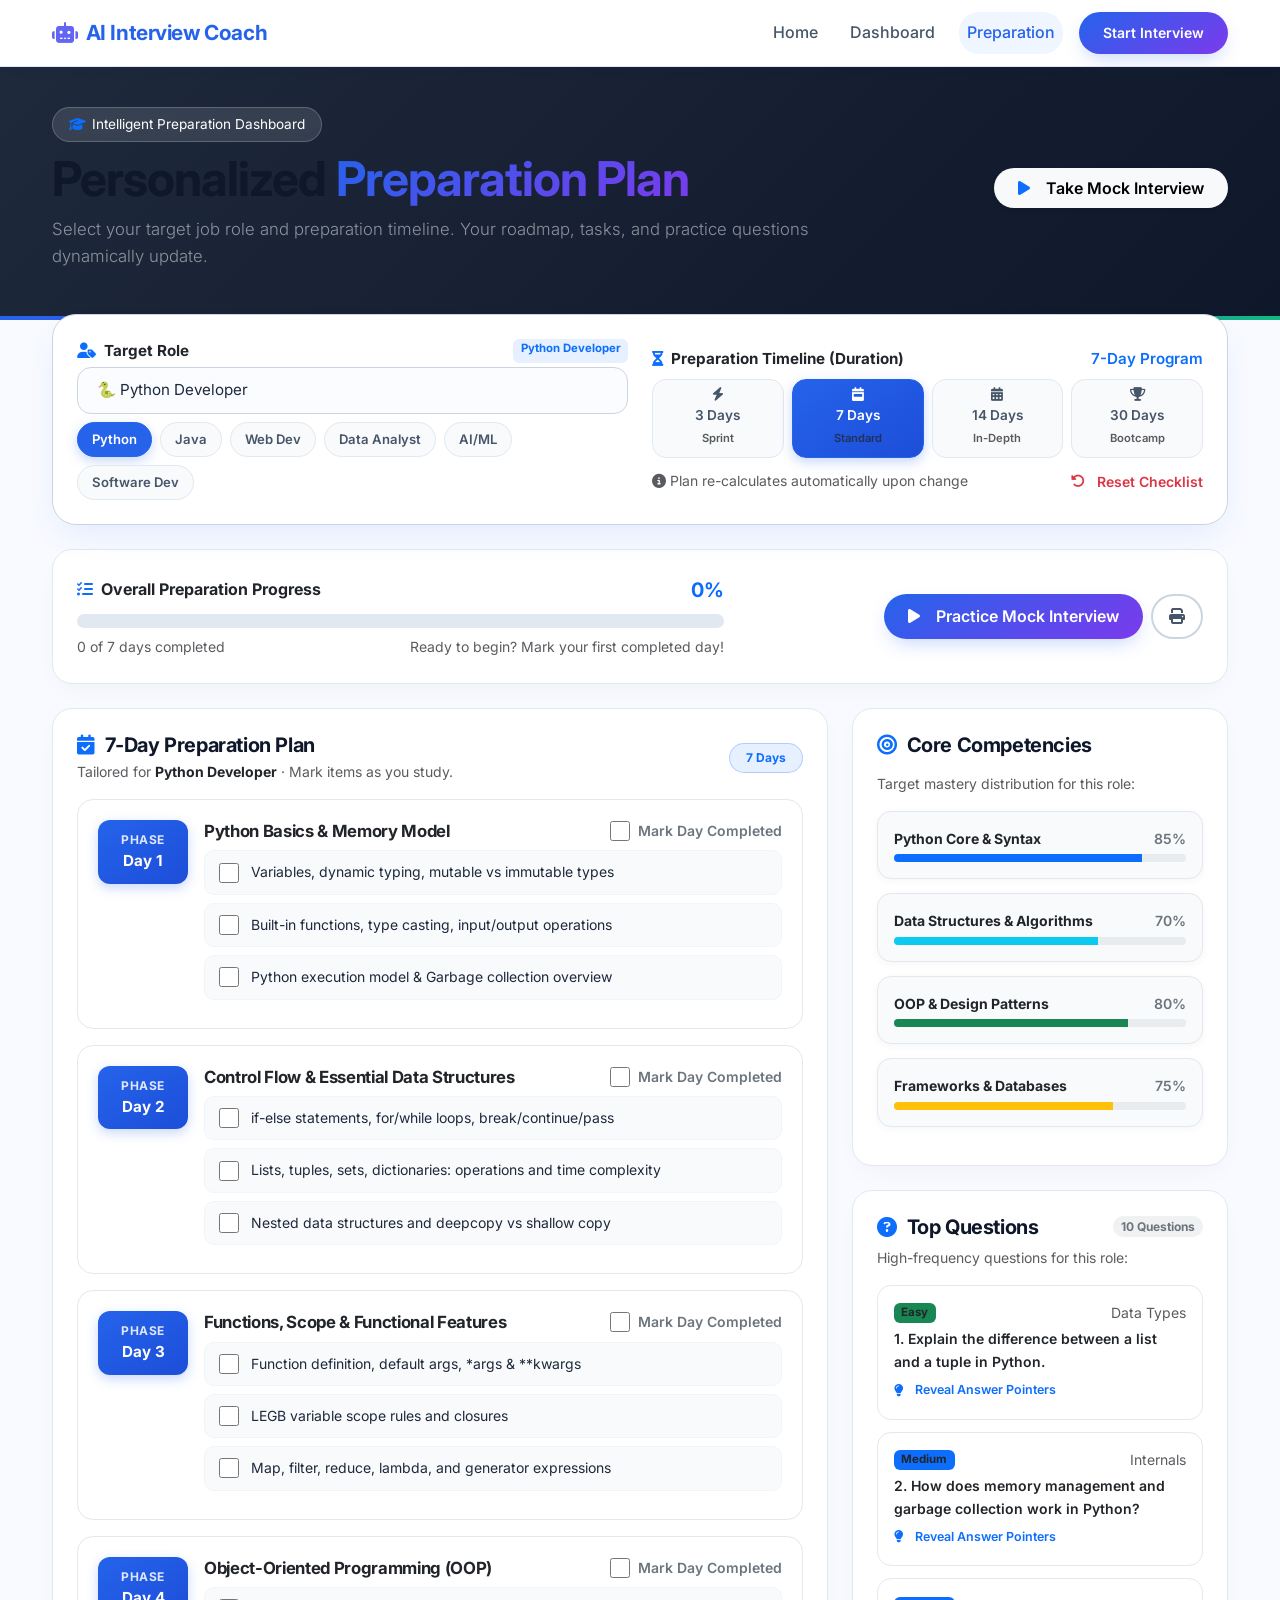
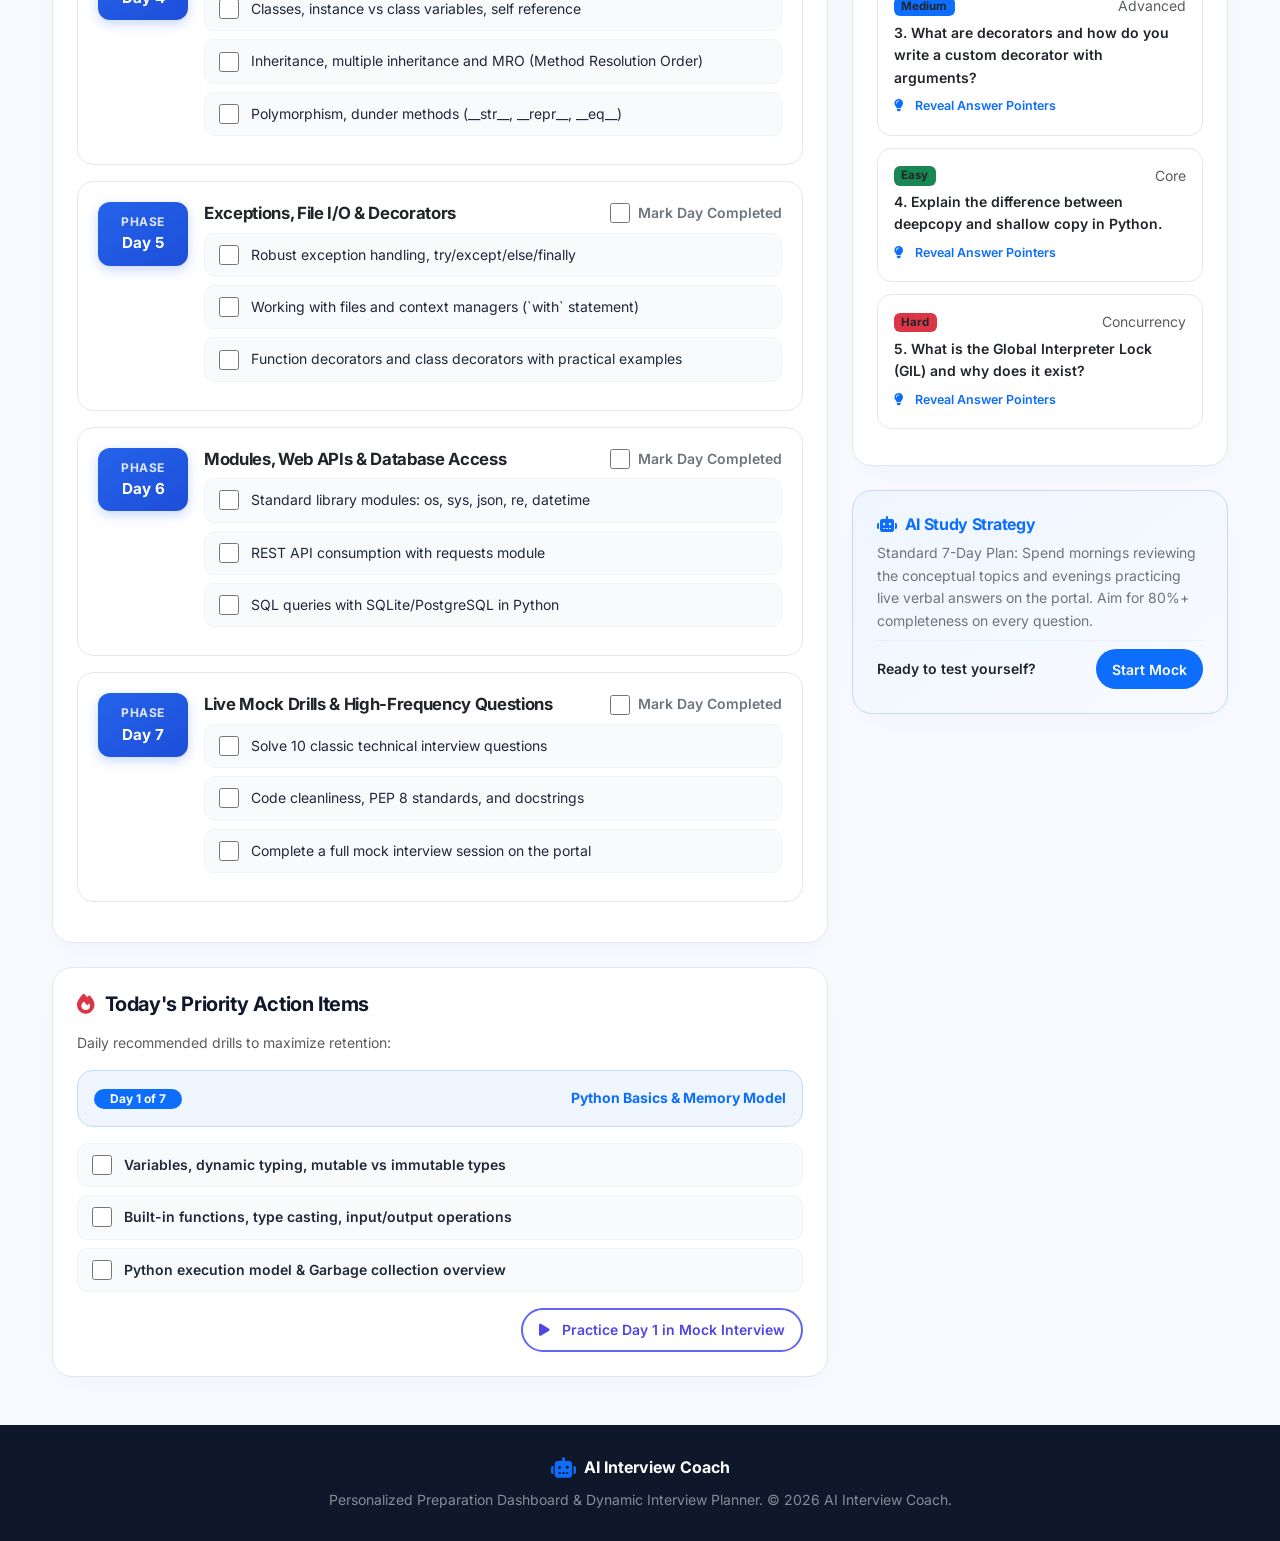
<file: frontend/preparation.html>
<!DOCTYPE html>
<html lang="en">

<head>
  <meta charset="UTF-8">
  <meta name="viewport" content="width=device-width, initial-scale=1.0">
  <title>Personalized Preparation Dashboard · AI Interview Coach</title>

  <!-- Bootstrap 5 & Font Awesome 6 (CDN) -->
  <link href="https://cdn.jsdelivr.net/npm/bootstrap@5.3.2/dist/css/bootstrap.min.css" rel="stylesheet">
  <link rel="stylesheet" href="https://cdnjs.cloudflare.com/ajax/libs/font-awesome/6.5.1/css/all.min.css">
  <link rel="stylesheet" href="css/style.css">

  <!-- Google Font (Inter) -->
  <link rel="preconnect" href="https://fonts.googleapis.com">
  <link rel="preconnect" href="https://fonts.gstatic.com" crossorigin>
  <link href="https://fonts.googleapis.com/css2?family=Inter:opsz,wght@14..32,400;14..32,500;14..32,600;14..32,700&display=swap" rel="stylesheet">

  <style>
    /* ----- global base ----- */
    * {
      margin: 0;
      padding: 0;
      box-sizing: border-box;
    }

    body {
      font-family: 'Inter', -apple-system, BlinkMacSystemFont, sans-serif;
      background: #f8faff;
      color: #1e293b;
      min-height: 100vh;
      display: flex;
      flex-direction: column;
    }

    .gradient-text {
      background: linear-gradient(145deg, #2563eb, #7c3aed);
      -webkit-background-clip: text;
      -webkit-fill-color: transparent;
      -webkit-text-fill-color: transparent;
      background-clip: text;
    }

    .btn-gradient {
      background: linear-gradient(145deg, #2563eb, #7c3aed);
      border: none;
      color: #fff;
      font-weight: 600;
      padding: 0.65rem 1.6rem;
      border-radius: 40px;
      transition: all 0.2s ease;
      box-shadow: 0 8px 20px -6px rgba(37, 99, 235, 0.3);
    }

    .btn-gradient:hover {
      transform: translateY(-2px);
      box-shadow: 0 12px 28px -8px rgba(37, 99, 235, 0.45);
      color: #fff;
      background: linear-gradient(145deg, #1d4ed8, #6d28d9);
    }

    .btn-outline-gradient {
      background: transparent;
      border: 2px solid #2563eb;
      color: #2563eb;
      font-weight: 600;
      padding: 0.65rem 1.6rem;
      border-radius: 40px;
      transition: all 0.2s ease;
    }

    .btn-outline-gradient:hover {
      background: #2563eb;
      color: #fff;
      transform: translateY(-2px);
    }

    /* Navbar */
    .navbar-custom {
      background: rgba(255, 255, 255, 0.95);
      backdrop-filter: blur(12px);
      border-bottom: 1px solid #e2e8f0;
    }

    .navbar-custom .navbar-brand {
      font-weight: 700;
      color: #2563eb;
      font-size: 1.3rem;
    }

    .navbar-custom .nav-link {
      font-weight: 500;
      color: #475569;
      padding: 0.5rem 1rem;
      border-radius: 20px;
      transition: 0.2s;
    }

    .navbar-custom .nav-link:hover,
    .navbar-custom .nav-link.active {
      color: #2563eb;
      background: #eff6ff;
    }

    /* Page Header */
    .page-header {
      background: linear-gradient(135deg, #1e293b 0%, #0f172a 100%);
      color: white;
      padding: 40px 0 50px;
      position: relative;
      overflow: hidden;
    }

    .page-header::after {
      content: '';
      position: absolute;
      bottom: 0;
      left: 0;
      right: 0;
      height: 4px;
      background: linear-gradient(90deg, #2563eb, #7c3aed, #10b981);
    }

    .header-badge {
      display: inline-flex;
      align-items: center;
      gap: 6px;
      background: rgba(255, 255, 255, 0.12);
      border: 1px solid rgba(255, 255, 255, 0.2);
      padding: 6px 16px;
      border-radius: 30px;
      font-size: 0.85rem;
      backdrop-filter: blur(4px);
    }

    /* Cards */
    .card-box {
      background: #ffffff;
      border-radius: 20px;
      padding: 24px;
      border: 1px solid #e2e8f0;
      box-shadow: 0 10px 30px -10px rgba(0, 0, 0, 0.05);
      margin-bottom: 24px;
      transition: all 0.2s ease;
    }

    .card-box:hover {
      box-shadow: 0 16px 36px -12px rgba(37, 99, 235, 0.1);
    }

    .section-title {
      font-weight: 700;
      font-size: 1.25rem;
      margin-bottom: 1rem;
      display: flex;
      align-items: center;
      gap: 10px;
    }

    /* Control Selector Bar */
    .control-card {
      background: #ffffff;
      border-radius: 24px;
      padding: 24px;
      border: 1px solid #cbd5e1;
      box-shadow: 0 15px 35px -10px rgba(37, 99, 235, 0.12);
      margin-top: -30px;
      position: relative;
      z-index: 10;
    }

    .role-pills {
      display: flex;
      flex-wrap: wrap;
      gap: 8px;
      margin-top: 8px;
    }

    .role-pill-btn {
      padding: 6px 14px;
      font-size: 0.82rem;
      font-weight: 600;
      border-radius: 20px;
      border: 1px solid #e2e8f0;
      background: #f8fafc;
      color: #475569;
      cursor: pointer;
      transition: all 0.2s ease;
    }

    .role-pill-btn:hover {
      background: #eff6ff;
      border-color: #93c5fd;
      color: #1d4ed8;
    }

    .role-pill-btn.active {
      background: #2563eb;
      border-color: #2563eb;
      color: #ffffff;
      box-shadow: 0 4px 12px rgba(37, 99, 235, 0.25);
    }

    .duration-pills-bar {
      display: flex;
      gap: 8px;
      flex-wrap: wrap;
      margin-top: 8px;
    }

    .duration-pill-btn {
      flex: 1;
      min-width: 80px;
      padding: 8px 12px;
      font-size: 0.85rem;
      font-weight: 600;
      border-radius: 14px;
      border: 1.5px solid #e2e8f0;
      background: #f8fafc;
      color: #475569;
      cursor: pointer;
      text-align: center;
      transition: all 0.2s ease;
    }

    .duration-pill-btn:hover {
      border-color: #93c5fd;
      background: #eff6ff;
      color: #1d4ed8;
    }

    .duration-pill-btn.active {
      border-color: #2563eb;
      background: linear-gradient(145deg, #2563eb, #1d4ed8);
      color: #ffffff;
      box-shadow: 0 4px 12px rgba(37, 99, 235, 0.25);
    }

    /* Day Item in Plan */
    .day-item-card {
      background: #ffffff;
      border: 1px solid #e2e8f0;
      border-radius: 16px;
      padding: 20px;
      margin-bottom: 16px;
      transition: all 0.2s ease;
      position: relative;
    }

    .day-item-card:hover {
      border-color: #93c5fd;
      box-shadow: 0 8px 24px -6px rgba(37, 99, 235, 0.12);
      transform: translateY(-2px);
    }

    .day-item-card.completed {
      background: #f0fdf4;
      border-color: #86efac;
    }

    .day-badge-col {
      min-width: 90px;
    }

    .day-badge {
      background: linear-gradient(145deg, #2563eb, #1d4ed8);
      color: white;
      border-radius: 12px;
      padding: 10px 14px;
      text-align: center;
      font-weight: 700;
      font-size: 0.95rem;
      box-shadow: 0 4px 12px rgba(37, 99, 235, 0.25);
    }

    .day-item-card.completed .day-badge {
      background: linear-gradient(145deg, #10b981, #059669);
      box-shadow: 0 4px 12px rgba(16, 185, 129, 0.25);
    }

    .task-checkbox-custom {
      width: 20px;
      height: 20px;
      accent-color: #2563eb;
      cursor: pointer;
    }

    .task-item-line {
      display: flex;
      align-items: center;
      gap: 12px;
      padding: 10px 14px;
      border-radius: 10px;
      background: #f8fafc;
      margin-bottom: 8px;
      transition: 0.15s ease;
      border: 1px solid #f1f5f9;
    }

    .task-item-line:hover {
      background: #f1f5f9;
    }

    .task-item-line.done {
      background: #f0fdf4;
      text-decoration: line-through;
      color: #64748b;
    }

    /* Focus Area Bars */
    .focus-card {
      background: #f8fafc;
      border: 1px solid #e2e8f0;
      border-radius: 14px;
      padding: 16px;
      margin-bottom: 14px;
    }

    /* Question Cards */
    .question-card-item {
      background: #ffffff;
      border: 1px solid #e2e8f0;
      border-radius: 14px;
      padding: 16px;
      margin-bottom: 12px;
      transition: 0.2s;
    }

    .question-card-item:hover {
      border-color: #93c5fd;
      background: #fafcff;
    }

    .hint-box {
      background: #f8fafc;
      border-left: 3px solid #2563eb;
      padding: 10px 14px;
      border-radius: 0 8px 8px 0;
      font-size: 0.88rem;
      margin-top: 10px;
      display: none;
    }

    /* Progress bar */
    .progress-custom {
      height: 14px;
      background: #e2e8f0;
      border-radius: 20px;
      overflow: hidden;
    }

    .progress-bar-gradient {
      background: linear-gradient(90deg, #2563eb, #10b981);
      border-radius: 20px;
      transition: width 0.4s ease;
    }

    footer {
      background: #0f172a;
      color: #94a3b8;
      padding: 30px 0;
      margin-top: auto;
    }

    @media (max-width: 768px) {
      .control-card {
        padding: 18px;
        margin-top: -15px;
      }
      .day-item-card {
        flex-direction: column;
      }
      .day-badge-col {
        margin-bottom: 10px;
      }
    }
  </style>
</head>

<body>

  <!-- ========================================================= -->
  <!-- NAVBAR                                                    -->
  <!-- ========================================================= -->
  <nav class="navbar navbar-expand-lg navbar-custom sticky-top">
    <div class="container">
      <a class="navbar-brand" href="index.html">
        <i class="fas fa-robot me-2"></i>AI Interview Coach
      </a>
      <button class="navbar-toggler border-0" type="button" data-bs-toggle="collapse" data-bs-target="#prepNav"
              aria-controls="prepNav" aria-expanded="false" aria-label="Toggle navigation">
        <span class="navbar-toggler-icon"></span>
      </button>
      <div class="collapse navbar-collapse" id="prepNav">
        <ul class="navbar-nav ms-auto mb-2 mb-lg-0 align-items-lg-center">
          <li class="nav-item"><a class="nav-link" href="index.html">Home</a></li>
          <li class="nav-item"><a class="nav-link" href="dashboard.html">Dashboard</a></li>
          <li class="nav-item"><a class="nav-link active" href="preparation.html">Preparation</a></li>
          <li class="nav-item ms-lg-2">
            <a href="setup.html" class="btn btn-gradient btn-sm px-4">Start Interview</a>
          </li>
        </ul>
      </div>
    </div>
  </nav>

  <!-- ========================================================= -->
  <!-- PAGE HEADER                                               -->
  <!-- ========================================================= -->
  <section class="page-header">
    <div class="container">
      <div class="row align-items-center">
        <div class="col-lg-8">
          <div class="d-flex align-items-center gap-2 mb-2">
            <span class="header-badge">
              <i class="fas fa-graduation-cap text-primary"></i> Intelligent Preparation Dashboard
            </span>
          </div>
          <h1 class="display-5 fw-bold mb-2">
            Personalized <span class="gradient-text">Preparation Plan</span>
          </h1>
          <p class="text-white-50 lead mb-0" style="font-size: 1.05rem;">
            Select your target job role and preparation timeline. Your roadmap, tasks, and practice questions dynamically update.
          </p>
        </div>
        <div class="col-lg-4 text-lg-end mt-3 mt-lg-0">
          <a href="setup.html" class="btn btn-light px-4 py-2 rounded-pill fw-semibold shadow-sm">
            <i class="fas fa-play text-primary me-2"></i> Take Mock Interview
          </a>
        </div>
      </div>
    </div>
  </section>

  <!-- ========================================================= -->
  <!-- MAIN CONTAINER                                            -->
  <!-- ========================================================= -->
  <main class="container py-4 flex-grow-1">

    <!-- ===== CONTROL PANEL: ROLE & DURATION SELECTOR ===== -->
    <div class="control-card mb-4" id="planCustomizer">
      <div class="row g-4 align-items-center">
        
        <!-- Role Selection -->
        <div class="col-lg-6">
          <label class="form-label fw-bold text-dark d-flex justify-content-between mb-1" for="roleSelector">
            <span><i class="fas fa-user-tag text-primary me-2"></i>Target Role</span>
            <span class="badge bg-primary bg-opacity-10 text-primary" id="activeRoleBadge">Python Developer</span>
          </label>
          <select id="roleSelector" class="form-select form-select-lg" style="border-radius: 14px; font-size: 0.95rem; border: 1.5px solid #cbd5e1;">
            <option value="Python Developer">🐍 Python Developer</option>
            <option value="Java Developer">☕ Java Developer</option>
            <option value="Web Developer">🌐 Web / Frontend Developer</option>
            <option value="Data Analyst">📊 Data Analyst</option>
            <option value="AI/ML Engineer">🤖 AI / ML Engineer</option>
            <option value="Software Developer">💻 Software Developer</option>
            <option value="Cloud / DevOps Engineer">☁️ Cloud / DevOps Engineer</option>
            <option value="Full Stack Developer">🚀 Full Stack Developer</option>
          </select>
          <div class="role-pills" id="roleQuickPills">
            <button type="button" class="role-pill-btn active" data-role="Python Developer">Python</button>
            <button type="button" class="role-pill-btn" data-role="Java Developer">Java</button>
            <button type="button" class="role-pill-btn" data-role="Web Developer">Web Dev</button>
            <button type="button" class="role-pill-btn" data-role="Data Analyst">Data Analyst</button>
            <button type="button" class="role-pill-btn" data-role="AI/ML Engineer">AI/ML</button>
            <button type="button" class="role-pill-btn" data-role="Software Developer">Software Dev</button>
          </div>
        </div>

        <!-- Duration Selection -->
        <div class="col-lg-6">
          <label class="form-label fw-bold text-dark d-flex justify-content-between mb-1">
            <span><i class="fas fa-hourglass-half text-primary me-2"></i>Preparation Timeline (Duration)</span>
            <span class="text-primary fw-semibold" id="activeDurationLabel">7-Day Program</span>
          </label>
          <div class="duration-pills-bar" id="durationSelectorPills">
            <button type="button" class="duration-pill-btn" data-days="3">
              <i class="fas fa-bolt d-block mb-1"></i>3 Days<br><small class="text-muted" style="font-size:0.7rem;">Sprint</small>
            </button>
            <button type="button" class="duration-pill-btn active" data-days="7">
              <i class="fas fa-calendar-week d-block mb-1"></i>7 Days<br><small class="text-muted" style="font-size:0.7rem;">Standard</small>
            </button>
            <button type="button" class="duration-pill-btn" data-days="14">
              <i class="fas fa-calendar-alt d-block mb-1"></i>14 Days<br><small class="text-muted" style="font-size:0.7rem;">In-Depth</small>
            </button>
            <button type="button" class="duration-pill-btn" data-days="30">
              <i class="fas fa-trophy d-block mb-1"></i>30 Days<br><small class="text-muted" style="font-size:0.7rem;">Bootcamp</small>
            </button>
          </div>
          <div class="d-flex align-items-center justify-content-between mt-2 pt-1">
            <span class="small text-muted"><i class="fas fa-info-circle me-1"></i>Plan re-calculates automatically upon change</span>
            <button type="button" class="btn btn-sm btn-link text-decoration-none text-danger p-0" id="resetProgressBtn">
              <i class="fas fa-rotate-left me-1"></i>Reset Checklist
            </button>
          </div>
        </div>

      </div>
    </div>

    <!-- ===== PROGRESS TRACKER BAR ===== -->
    <div class="card-box mb-4">
      <div class="row align-items-center">
        <div class="col-md-7 mb-3 mb-md-0">
          <div class="d-flex justify-content-between align-items-center mb-2">
            <span class="fw-bold text-dark" id="progressStatusText">
              <i class="fas fa-list-check text-primary me-2"></i>Overall Preparation Progress
            </span>
            <span class="fw-bold fs-5 text-primary" id="progressPercent">0%</span>
          </div>
          <div class="progress-custom">
            <div id="taskProgressBar" class="progress-bar-gradient h-100" style="width: 0%;"></div>
          </div>
          <div class="d-flex justify-content-between text-muted small mt-2">
            <span id="tasksCountText">0 of 0 tasks completed</span>
            <span id="paceMotivationText">Start your first task today!</span>
          </div>
        </div>

        <div class="col-md-5 text-md-end">
          <div class="d-inline-flex gap-2">
            <a href="setup.html" class="btn btn-gradient px-4">
              <i class="fas fa-play me-2"></i> Practice Mock Interview
            </a>
            <button class="btn btn-outline-secondary rounded-pill px-3" onclick="window.print()" title="Print Plan">
              <i class="fas fa-print"></i>
            </button>
          </div>
        </div>
      </div>
    </div>

    <!-- ===== MAIN CONTENT GRID ===== -->
    <div class="row g-4">

      <!-- LEFT COLUMN: Dynamic Multi-Day Plan -->
      <div class="col-lg-8">

        <!-- THE DYNAMIC PLAN SECTION -->
        <div class="card-box">
          <div class="d-flex justify-content-between align-items-center mb-3">
            <div>
              <h3 class="section-title mb-0">
                <i class="fas fa-calendar-check text-primary"></i>
                <span id="planHeaderTitle">7-Day Preparation Plan</span>
              </h3>
              <p class="text-muted small mb-0 mt-1" id="planHeaderSub">
                Tailored for <strong id="selectedRoleText" class="text-dark">Python Developer</strong> · Mark items as you study.
              </p>
            </div>
            <span class="badge bg-primary bg-opacity-10 text-primary border border-primary border-opacity-25 px-3 py-2 rounded-pill small" id="dayCountBadge">
              7 Days
            </span>
          </div>

          <!-- CONTAINER INJECTED BY JAVASCRIPT -->
          <div id="dynamicPreparationPlan">
            <!-- Dynamically populated -->
          </div>
        </div>

        <!-- TODAY'S TASKS CHECKLIST -->
        <div class="card-box">
          <h3 class="section-title">
            <i class="fas fa-fire text-danger"></i> Today's Priority Action Items
          </h3>
          <p class="text-muted small">Daily recommended drills to maximize retention:</p>
          <div id="todayTasksList">
            <!-- Dynamically populated -->
          </div>
        </div>

      </div>

      <!-- RIGHT COLUMN: Focus Areas, Questions & AI Guidance -->
      <div class="col-lg-4">

        <!-- ROLE FOCUS AREAS -->
        <div class="card-box">
          <h3 class="section-title">
            <i class="fas fa-bullseye text-primary"></i> Core Competencies
          </h3>
          <p class="text-muted small mb-3">Target mastery distribution for this role:</p>
          <div id="focusAreasContainer">
            <!-- Dynamically populated -->
          </div>
        </div>

        <!-- RECOMMENDED PRACTICE QUESTIONS -->
        <div class="card-box">
          <div class="d-flex justify-content-between align-items-center mb-2">
            <h3 class="section-title mb-0">
              <i class="fas fa-question-circle text-primary"></i> Top Questions
            </h3>
            <span class="badge bg-secondary bg-opacity-10 text-secondary rounded-pill small" id="qCountBadge">10 Questions</span>
          </div>
          <p class="text-muted small">High-frequency questions for this role:</p>
          
          <div id="practiceQuestionsList">
            <!-- Dynamically populated -->
          </div>
        </div>

        <!-- AI RECOMMENDATION CARD -->
        <div class="card-box" style="background: linear-gradient(145deg, #eff6ff, #f8faff); border: 1.5px solid #bfdbfe;">
          <h6 class="fw-bold text-primary mb-2">
            <i class="fas fa-robot me-2"></i>AI Study Strategy
          </h6>
          <p class="small text-secondary mb-2" id="aiPrepAdvice">
            Dedicate at least 45 minutes daily to solving live code or explaining concepts aloud. Use the voice mock interview to eliminate filler words and test conciseness.
          </p>
          <hr class="my-2 border-primary border-opacity-25">
          <div class="d-flex justify-content-between align-items-center">
            <span class="small fw-semibold text-dark">Ready to test yourself?</span>
            <a href="setup.html" class="btn btn-sm btn-primary rounded-pill px-3">Start Mock</a>
          </div>
        </div>

      </div>

    </div>

  </main>

  <!-- ========================================================= -->
  <!-- FOOTER                                                    -->
  <!-- ========================================================= -->
  <footer>
    <div class="container text-center">
      <div class="d-flex align-items-center justify-content-center gap-2 mb-2">
        <i class="fas fa-robot text-primary fs-5"></i>
        <span class="fw-bold text-white">AI Interview Coach</span>
      </div>
      <p class="small text-white-50 mb-0">
        Personalized Preparation Dashboard & Dynamic Interview Planner. &copy; 2026 AI Interview Coach.
      </p>
    </div>
  </footer>

  <!-- Bootstrap JS -->
  <script src="https://cdn.jsdelivr.net/npm/bootstrap@5.3.2/dist/js/bootstrap.bundle.min.js"></script>
  <script src="js/script.js"></script>

  <!-- ========================================================= -->
  <!-- COMPREHENSIVE DYNAMIC PREPARATION DASHBOARD LOGIC         -->
  <!-- ========================================================= -->
  <script>
    (function () {
      'use strict';

      // ======================================================
      // 1. DATA DICTIONARIES: CURRICULUM, QUESTIONS, COMPETENCIES
      // ======================================================
      var plansDatabase = {
        'Python Developer': {
          3: [
            { day: 1, title: 'Python Core & Syntax Essentials', topics: ['Data types, mutability, lists vs tuples vs dicts', 'String manipulation, slicing, and memory referencing', 'List comprehensions & dictionary comprehensions'] },
            { day: 2, title: 'OOP, Exceptions & Built-in Modules', topics: ['Classes, __init__, inheritance, encapsulation', 'Exception handling (try/except/finally, custom errors)', 'Iterators, generators, and the yield keyword'] },
            { day: 3, title: 'Popular Interview Drills & Mock Practice', topics: ['High-frequency DSA in Python (Two Sum, Anagram, Palindrome)', 'Decorators, *args/**kwargs, and lambda functions', 'Full 5-question voice mock interview'] }
          ],
          7: [
            { day: 1, title: 'Python Basics & Memory Model', topics: ['Variables, dynamic typing, mutable vs immutable types', 'Built-in functions, type casting, input/output operations', 'Python execution model & Garbage collection overview'] },
            { day: 2, title: 'Control Flow & Essential Data Structures', topics: ['if-else statements, for/while loops, break/continue/pass', 'Lists, tuples, sets, dictionaries: operations and time complexity', 'Nested data structures and deepcopy vs shallow copy'] },
            { day: 3, title: 'Functions, Scope & Functional Features', topics: ['Function definition, default args, *args & **kwargs', 'LEGB variable scope rules and closures', 'Map, filter, reduce, lambda, and generator expressions'] },
            { day: 4, title: 'Object-Oriented Programming (OOP)', topics: ['Classes, instance vs class variables, self reference', 'Inheritance, multiple inheritance and MRO (Method Resolution Order)', 'Polymorphism, dunder methods (__str__, __repr__, __eq__)'] },
            { day: 5, title: 'Exceptions, File I/O & Decorators', topics: ['Robust exception handling, try/except/else/finally', 'Working with files and context managers (`with` statement)', 'Function decorators and class decorators with practical examples'] },
            { day: 6, title: 'Modules, Web APIs & Database Access', topics: ['Standard library modules: os, sys, json, re, datetime', 'REST API consumption with requests module', 'SQL queries with SQLite/PostgreSQL in Python'] },
            { day: 7, title: 'Live Mock Drills & High-Frequency Questions', topics: ['Solve 10 classic technical interview questions', 'Code cleanliness, PEP 8 standards, and docstrings', 'Complete a full mock interview session on the portal'] }
          ],
          14: [
            { day: 1, title: 'Python Syntax & Primitive Data Types', topics: ['Data types, casting, operators, and formatting', 'String methods, regex basics, and slicing'] },
            { day: 2, title: 'Data Structures: Lists, Tuples & Sets', topics: ['List operations, indexing, and time complexities', 'Set operations: union, intersection, difference'] },
            { day: 3, title: 'Dictionaries & Hash Maps in Python', topics: ['Dictionary methods, hash tables, and collision handling', 'defaultdict, Counter, and OrderedDict from collections'] },
            { day: 4, title: 'Control Flow, Loops & Comprehensions', topics: ['Advanced loop patterns, enumerate, zip', 'List, set, and dictionary comprehensions with conditions'] },
            { day: 5, title: 'Functions, Variable Arguments & Scopes', topics: ['Positional vs keyword-only arguments', 'Global vs nonlocal keywords, closures, and inner functions'] },
            { day: 6, title: 'Iterators, Generators & Context Managers', topics: ['Iterator protocol (__iter__, __next__)', 'Generator functions, yield from, memory advantages', 'Custom context managers with contextlib'] },
            { day: 7, title: 'Object-Oriented Programming: Fundamentals', topics: ['Class design, properties (@property), getter/setter', 'Encapsulation and name mangling'] },
            { day: 8, title: 'OOP: Inheritance, Polymorphism & Metaclasses', topics: ['Single & multiple inheritance, super() mechanics', 'Abstract Base Classes (abc module)', 'Basic metaclass concepts'] },
            { day: 9, title: 'Decorators, Logging & Error Handling', topics: ['Decorators with arguments, functools.wraps', 'Structured logging with logging module', 'Custom exception hierarchies'] },
            { day: 10, title: 'Algorithms & Problem Solving (Part 1)', topics: ['Two-pointer technique, sliding window', 'Stack & Queue implementations in Python'] },
            { day: 11, title: 'Algorithms & Problem Solving (Part 2)', topics: ['Binary search, recursion, and basic dynamic programming', 'Tree traversal algorithms (DFS, BFS)'] },
            { day: 12, title: 'File Handling, JSON & REST APIs', topics: ['JSON serialization/deserialization', 'HTTP requests, status codes, REST API endpoints'] },
            { day: 13, title: 'Databases & Web Frameworks (FastAPI/Django)', topics: ['SQL queries, ORM basics (SQLAlchemy/Django ORM)', 'Basics of routing, request validation, and responses'] },
            { day: 14, title: 'Comprehensive Mock Interview & Review', topics: ['Full live mock interview on AI coach', 'Review weak performance areas and refine answers'] }
          ],
          30: [
            { day: 1, title: 'Python Fundamentals & Environment Setup', topics: ['Virtual environments, pip, Python runtime architecture'] },
            { day: 2, title: 'Data Types, Operators & Control Flow', topics: ['Truthy/Falsy values, bitwise operators, conditionals'] },
            { day: 3, title: 'Sequence Types: Strings & Lists', topics: ['String algorithms, in-place list mutations, slicing tricks'] },
            { day: 4, title: 'Tuples, Sets & Hashable Types', topics: ['Immutability implications, set mathematics, frozenset'] },
            { day: 5, title: 'Dictionaries & Collections Module', topics: ['dict internals, Hash Map collisions, collections library'] },
            { day: 6, title: 'Functional Python: Map, Filter, Lambdas', topics: ['Higher-order functions, functools (partial, reduce)'] },
            { day: 7, title: 'Week 1 Review & Mini Mock Interview', topics: ['Complete 5 foundational technical interview questions'] },
            { day: 8, title: 'Functions & Closure Mechanics', topics: ['Variable scope, closures, function attributes'] },
            { day: 9, title: 'Generators, Iterators & Memory Optimization', topics: ['Generator pipelines, sys.getsizeof, lazy evaluation'] },
            { day: 10, title: 'Decorators Deep Dive', topics: ['Memoization decorators, timing decorators, chaining'] },
            { day: 11, title: 'OOP: Classes, Objects & Attributes', topics: ['Class namespaces, __slots__, dunder methods'] },
            { day: 12, title: 'OOP: Inheritance, super() & MRO', topics: ['C3 Linearization, mixins, multiple inheritance best practices'] },
            { day: 13, title: 'OOP: Polymorphism & Abstract Classes', topics: ['abc.ABC, @abstractmethod, interfaces in Python'] },
            { day: 14, title: 'Week 2 Review & Algorithmic Problem Solving', topics: ['Arrays, strings, two pointers interview challenges'] },
            { day: 15, title: 'Exception Handling & Custom Error Types', topics: ['Exception chaining (`from`), traceback inspection'] },
            { day: 16, title: 'File I/O, Serialization & Pickle vs JSON', topics: ['Binary files, CSV, JSON, security implications of pickle'] },
            { day: 17, title: 'Multithreading, Multiprocessing & GIL', topics: ['Global Interpreter Lock (GIL), threading vs multiprocessing'] },
            { day: 18, title: 'Asyncio & Asynchronous Programming', topics: ['async/await, event loops, tasks, aiohttp basics'] },
            { day: 19, title: 'Data Structures in Python (Linked Lists, Trees)', topics: ['Custom Node implementations, binary search tree operations'] },
            { day: 20, title: 'Sorting & Searching Algorithms', topics: ['Timsort, merge sort, binary search patterns'] },
            { day: 21, title: 'Week 3 Review & Midterm Mock Interview', topics: ['Live interview simulation on the platform'] },
            { day: 22, title: 'Database Integration (SQL & ORM)', topics: ['Connection pooling, parameterized queries, SQL injection'] },
            { day: 23, title: 'Web Frameworks: FastAPI / Flask Basics', topics: ['Routing, dependency injection, Pydantic validation'] },
            { day: 24, title: 'Web Frameworks: Django Architecture', topics: ['MVT pattern, Django ORM, migrations, middleware'] },
            { day: 25, title: 'Testing in Python (pytest & unittest)', topics: ['Unit tests, fixtures, mocking, test-driven concepts'] },
            { day: 26, title: 'Clean Code, PEP 8 & Code Review Skills', topics: ['Type hinting (mypy), docstrings, SOLID principles'] },
            { day: 27, title: 'System Design Basics for Python Engineers', topics: ['Caching (Redis), Celery background tasks, scaling'] },
            { day: 28, title: 'Behavioral & Situational Questions', topics: ['STAR method, project presentation, conflict handling'] },
            { day: 29, title: 'High-Stakes Technical Mock Interview', topics: ['Simulate difficult interview questions and edge cases'] },
            { day: 30, title: 'Final Review & Interview Readiness Test', topics: ['Full portfolio polish, final score check & readiness assessment'] }
          ]
        },

        'Java Developer': {
          3: [
            { day: 1, title: 'Java Core Syntax & OOP Foundations', topics: ['Primitive vs reference types, JVM architecture (JDK/JRE/JVM)', 'Classes, objects, constructors, method overloading/overriding'] },
            { day: 2, title: 'Collections & Exception Handling', topics: ['List vs Set vs Map, ArrayList vs LinkedList, HashMap internals', 'Checked vs unchecked exceptions, try-catch-finally'] },
            { day: 3, title: 'Java 8+ Features & Mock Interview', topics: ['Lambda expressions, Streams API, Optional class', 'Full 5-question voice mock interview'] }
          ],
          7: [
            { day: 1, title: 'Java Fundamentals & JVM Internals', topics: ['Data types, operators, heap vs stack memory', 'JDK, JRE, JVM execution cycle and bytecode'] },
            { day: 2, title: 'OOP Principles in Java', topics: ['Encapsulation, inheritance, polymorphism, abstraction', 'Abstract classes vs interfaces, default methods in Java 8'] },
            { day: 3, title: 'Java Collections Framework', topics: ['Collection hierarchy: List, Set, Queue, Deque', 'HashMap, ConcurrentHashMap, HashSet internal working'] },
            { day: 4, title: 'Exception Handling & File I/O', topics: ['try, catch, throw, throws, finally, try-with-resources', 'Custom exceptions and Java NIO / IO streams'] },
            { day: 5, title: 'Multithreading & Concurrency Basics', topics: ['Creating threads (Thread class vs Runnable)', 'Thread lifecycle, synchronization, volatile, and Deadlocks'] },
            { day: 6, title: 'Java 8 Features & Spring Basics', topics: ['Streams, functional interfaces, method references', 'Inversion of Control (IoC) and Dependency Injection (DI)'] },
            { day: 7, title: 'Live Technical Practice & Mock Interview', topics: ['Solve top 10 Java interview questions', 'Full mock interview session on the platform'] }
          ],
          14: [
            { day: 1, title: 'Java Syntax & Memory Architecture', topics: ['JVM memory model, Garbage Collection algorithms'] },
            { day: 2, title: 'OOP Principles: Deep Dive', topics: ['Composition vs Inheritance, method overriding rules'] },
            { day: 3, title: 'Interfaces, Abstract Classes & Records', topics: ['Java 8/9/11 interface evolution, sealed classes, records'] },
            { day: 4, title: 'Strings & Memory Efficiency', topics: ['String pool, immutability, StringBuilder vs StringBuffer'] },
            { day: 5, title: 'Collections: Lists & Queues', topics: ['ArrayList growth algorithm, LinkedList, PriorityQueue'] },
            { day: 6, title: 'Collections: Sets & Maps', topics: ['HashMap hashcode() & equals() contracts, tree maps'] },
            { day: 7, title: 'Generics & Wildcards', topics: ['Type erasure, upper/lower bounded wildcards'] },
            { day: 8, title: 'Multithreading & Thread Safety', topics: ['Synchronization, ReentrantLock, ExecutorService'] },
            { day: 9, title: 'Java 8 Streams & Functional Programming', topics: ['Stream pipeline, map, filter, flatMap, collectors'] },
            { day: 10, title: 'Exception Handling Best Practices', topics: ['Standard exceptions, try-with-resources, error propagation'] },
            { day: 11, title: 'Spring Framework Core & Annotations', topics: ['@Component, @Service, @Autowired, Spring Bean lifecycles'] },
            { day: 12, title: 'Spring Boot REST APIs & JPA', topics: ['Building REST endpoints, Spring Data JPA repositories'] },
            { day: 13, title: 'Design Patterns in Java', topics: ['Singleton, Factory, Builder, Strategy, Observer patterns'] },
            { day: 14, title: 'Full Java Mock Interview & Assessment', topics: ['Live mock interview test and answer review'] }
          ],
          30: [
            { day: 1, title: 'Java Basics & Type System', topics: ['Primitive wrappers, autoboxing, type casting'] },
            { day: 2, title: 'Java Memory Architecture', topics: ['Stack, heap, metaspace, garbage collectors (G1, ZGC)'] },
            { day: 3, title: 'Classes, Objects & Constructors', topics: ['Constructor chaining, static vs instance scope'] },
            { day: 4, title: 'Inheritance & Polymorphism', topics: ['Covariant return types, dynamic method dispatch'] },
            { day: 5, title: 'Interfaces & Abstraction', topics: ['Default/static methods, functional interfaces'] },
            { day: 6, title: 'String Pool & Immutable Objects', topics: ['Designing immutable classes in Java'] },
            { day: 7, title: 'Week 1 Review & Mini Mock Interview', topics: ['Core Java rapid-fire questions'] },
            { day: 8, title: 'Collections: List Hierarchy', topics: ['ArrayList, Vector, CopyOnWriteArrayList'] },
            { day: 9, title: 'Collections: Map Hierarchy', topics: ['HashMap internal bucket structure, rehashing, treeify'] },
            { day: 10, title: 'Collections: Set & Sorting', topics: ['TreeSet, Comparable vs Comparator interfaces'] },
            { day: 11, title: 'Exception Handling Architecture', topics: ['Error vs Exception, best practices'] },
            { day: 12, title: 'Multithreading: Lifecycle & States', topics: ['Thread states, join, sleep, yield methods'] },
            { day: 13, title: 'Concurrency: Locks & Synchronization', topics: ['Intrinsic locks, ReadWriteLock, StampedLock'] },
            { day: 14, title: 'Week 2 Review & DSA in Java', topics: ['Arrays, strings, and linked list coding problems'] },
            { day: 15, title: 'Java Concurrency Utilities', topics: ['CountDownLatch, CyclicBarrier, BlockingQueue'] },
            { day: 16, title: 'Java 8 Streams API', topics: ['Intermediate vs terminal operations, parallel streams'] },
            { day: 17, title: 'Optional & Modern Java Features', topics: ['Avoiding NullPointerExceptions, Pattern Matching'] },
            { day: 18, title: 'File I/O & Java NIO', topics: ['Channels, Buffers, Files class operations'] },
            { day: 19, title: 'Java Generics & Reflection API', topics: ['Reflection use cases, annotations creation'] },
            { day: 20, title: 'JDBC & Transaction Management', topics: ['Connection pooling (HikariCP), ACID properties'] },
            { day: 21, title: 'Week 3 Review & Midterm Mock', topics: ['Full live mock test on platform'] },
            { day: 22, title: 'Spring Core: IoC & DI', topics: ['ApplicationContext, Bean scopes, lifecycle hooks'] },
            { day: 23, title: 'Spring Boot Architecture', topics: ['Auto-configuration, application.properties, starters'] },
            { day: 24, title: 'Spring Data JPA & Hibernate', topics: ['Entity mappings (@OneToMany, @ManyToMany), N+1 problem'] },
            { day: 25, title: 'Spring Boot REST API Security', topics: ['JWT authentication, Spring Security filters'] },
            { day: 26, title: 'Microservices Fundamentals', topics: ['API Gateway, Service Discovery, Circuit Breakers'] },
            { day: 27, title: 'Design Patterns in Enterprise Java', topics: ['GoF patterns applied in Spring framework'] },
            { day: 28, title: 'Unit Testing with JUnit 5 & Mockito', topics: ['Mocking repositories, testing service layer'] },
            { day: 29, title: 'Behavioral & Architecture Questions', topics: ['STAR method, high-level design walkthrough'] },
            { day: 30, title: 'Final Java Developer Mock Interview', topics: ['Full simulation and readiness certificate'] }
          ]
        },

        'Web Developer': {
          3: [
            { day: 1, title: 'HTML5 & Modern CSS Layouts', topics: ['Semantic tags, accessibility, Flexbox, CSS Grid', 'Box model, responsive design, media queries'] },
            { day: 2, title: 'JavaScript ES6+ & DOM Operations', topics: ['let/const, arrow functions, destructuring, spread/rest', 'DOM event delegation, event bubbling, fetch API'] },
            { day: 3, title: 'Async JS & Frontend Mock Interview', topics: ['Promises, async/await, event loop, closures', 'Full 5-question voice mock interview'] }
          ],
          7: [
            { day: 1, title: 'HTML5 Semantic Structure & SEO', topics: ['Semantic elements, forms & validation, accessibility (ARIA)', 'Meta tags, viewport configurations, SEO best practices'] },
            { day: 2, title: 'Modern CSS, Flexbox & Grid Systems', topics: ['Box model, specificity, Flexbox alignment, CSS Grid tracks', 'Responsive typography, CSS variables, transitions'] },
            { day: 3, title: 'JavaScript Fundamentals & Data Types', topics: ['Primitive vs Reference types, scope, hoisting, closures', 'Array methods (map, filter, reduce, slice, splice)'] },
            { day: 4, title: 'DOM Manipulation & Browser Events', topics: ['Selecting/modifying DOM nodes, event listeners', 'Event bubbling, capturing, event delegation, forms'] },
            { day: 5, title: 'Asynchronous JavaScript & Web APIs', topics: ['Promises, async/await, Fetch API, error handling', 'Browser storage: localStorage, sessionStorage, cookies'] },
            { day: 6, title: 'Frontend Frameworks & Build Tools Basics', topics: ['Component architecture (React/Vue concepts), state vs props', 'Vite, npm scripts, bundlers, and package management'] },
            { day: 7, title: 'Web Performance & Mock Interview', topics: ['Lighthouse metrics, debouncing, throttling, lazy loading', 'Full mock interview session on the platform'] }
          ],
          14: [
            { day: 1, title: 'HTML5 & Accessibility Standards', topics: ['Semantic markup, keyboard navigation, screen readers'] },
            { day: 2, title: 'CSS Mastery: Flexbox & Grid Systems', topics: ['Complex responsive layouts without frameworks'] },
            { day: 3, title: 'CSS Animations, Variables & Preprocessors', topics: ['Keyframes, CSS custom properties, responsive units (rem/em/vw)'] },
            { day: 4, title: 'JS Fundamentals: Execution Context & Scope', topics: ['Call stack, memory heap, variable hoisting, lexical scope'] },
            { day: 5, title: 'JS Objects, Prototypes & Prototypal Inheritance', topics: ['Object methods, prototype chain, ES6 classes'] },
            { day: 6, title: 'Functions, Closures & Currying', topics: ['First-class functions, IIFEs, closure use cases'] },
            { day: 7, title: 'The DOM & Event Mechanics', topics: ['Event loop, microtasks vs macrotasks, event delegation'] },
            { day: 8, title: 'Asynchronous JS: Promises & Async/Await', topics: ['Promise.all, Promise.race, error handling patterns'] },
            { day: 9, title: 'Working with APIs: REST & GraphQL Basics', topics: ['HTTP methods, headers, CORS, fetch and axios'] },
            { day: 10, title: 'Frontend Framework Core Concepts (React)', topics: ['Virtual DOM, JSX, props, state, component lifecycle'] },
            { day: 11, title: 'State Management & React Hooks', topics: ['useState, useEffect, useContext, useMemo, useCallback'] },
            { day: 12, title: 'Web Performance & Optimization', topics: ['Code splitting, image optimization, tree-shaking'] },
            { day: 13, title: 'Web Security (XSS, CSRF, CORS)', topics: ['Content Security Policy, token authentication, secure cookies'] },
            { day: 14, title: 'Comprehensive Web Developer Mock Interview', topics: ['Full live mock interview test and scorecard review'] }
          ],
          30: [
            { day: 1, title: 'Web Architecture & How Browsers Work', topics: ['DNS lookup, TCP handshake, Critical Rendering Path'] },
            { day: 2, title: 'Semantic HTML5 & Accessibility', topics: ['ARIA roles, semantic layouts, form controls'] },
            { day: 3, title: 'CSS Fundamentals & Box Model', topics: ['Margin collapse, box-sizing, display properties'] },
            { day: 4, title: 'Advanced Flexbox Layouts', topics: ['flex-grow, flex-shrink, flex-basis, alignments'] },
            { day: 5, title: 'CSS Grid In-Depth', topics: ['grid-template-areas, auto-fit/auto-fill, minmax'] },
            { day: 6, title: 'Responsive Design & Modern Media Queries', topics: ['Container queries, mobile-first design, fluid typography'] },
            { day: 7, title: 'Week 1 Review & CSS Challenge', topics: ['Build a fully responsive component from scratch'] },
            { day: 8, title: 'JavaScript: Data Types & Type Coercion', topics: ['== vs ===, Object.is, primitive wrappers'] },
            { day: 9, title: 'Execution Context & Scopes', topics: ['Hoisting mechanics, TDZ (Temporal Dead Zone)'] },
            { day: 10, title: 'Closures & Scope Chain', topics: ['Data privacy with closures, memoization functions'] },
            { day: 11, title: 'Prototypes & Prototypal Inheritance', topics: ['__proto__, prototype, class syntax translation'] },
            { day: 12, title: 'this Keyword in JavaScript', topics: ['call, apply, bind, arrow function lexical binding'] },
            { day: 13, title: 'The Event Loop & Asynchronous JS', topics: ['Call stack, Web APIs, Microtask vs Task queue'] },
            { day: 14, title: 'Week 2 Review & JS Coding Challenges', topics: ['Polyfills implementation (map, filter, bind)'] },
            { day: 15, title: 'Promises & Async/Await In-Depth', topics: ['Promise chaining, Promise.allSettled, error boundaries'] },
            { day: 16, title: 'DOM Manipulation & Custom Events', topics: ['DocumentFragment, custom event dispatching, MutationObserver'] },
            { day: 17, title: 'Storage & Browser APIs', topics: ['IndexedDB, Service Workers, IntersectionObserver'] },
            { day: 18, title: 'Network Protocols & REST API Architecture', topics: ['HTTP/2 vs HTTP/3, headers, status codes, REST constraints'] },
            { day: 19, title: 'Web Security Best Practices', topics: ['XSS prevention, CSRF tokens, HTTPS, SameSite cookies'] },
            { day: 20, title: 'Frontend Framework Foundations (React)', topics: ['JSX compilation, reconciliation algorithm (Diffing)'] },
            { day: 21, title: 'Week 3 Review & Midterm Mock Interview', topics: ['Live technical mock interview on platform'] },
            { day: 22, title: 'React Hooks: State & Side Effects', topics: ['Hook rules, useEffect cleanup, stale closures'] },
            { day: 23, title: 'React Performance: Optimization Techniques', topics: ['React.memo, useMemo, useCallback, virtualization'] },
            { day: 24, title: 'Global State Management', topics: ['Redux Toolkit, Zustand, Context API comparison'] },
            { day: 25, title: 'Routing & Server-Side Rendering (Next.js)', topics: ['Client vs Server components, SSR vs SSG vs ISR'] },
            { day: 26, title: 'Frontend Testing (Jest & React Testing Library)', topics: ['Unit testing, integration testing, mocking API calls'] },
            { day: 27, title: 'Build Tools & Bundlers (Vite/Webpack)', topics: ['Module systems (ESM vs CJS), tree-shaking, code splitting'] },
            { day: 28, title: 'Web Vitals & Performance Optimization', topics: ['LCP, FID/INP, CLS optimization, CDN caching'] },
            { day: 29, title: 'Behavioral & System Design for Frontend', topics: ['Design a scalable frontend architecture component'] },
            { day: 30, title: 'Final Full-Stack/Web Developer Mock Interview', topics: ['Comprehensive simulation & readiness evaluation'] }
          ]
        },

        'Data Analyst': {
          3: [
            { day: 1, title: 'SQL Essentials for Data Analysis', topics: ['SELECT, WHERE, GROUP BY, HAVING, ORDER BY', 'INNER JOIN, LEFT JOIN, FULL JOIN, aggregation functions'] },
            { day: 2, title: 'Excel & Python Pandas Basics', topics: ['Excel VLOOKUP/XLOOKUP, Pivot Tables', 'Pandas DataFrame loading, filtering, and cleaning'] },
            { day: 3, title: 'Statistics, Visualization & Mock Interview', topics: ['Mean, median, mode, standard deviation, outliers', 'Full 5-question voice mock interview'] }
          ],
          7: [
            { day: 1, title: 'SQL Fundamentals & Query Writing', topics: ['Basic SQL queries, WHERE filtering, pattern matching (LIKE)', 'Aggregate functions (COUNT, SUM, AVG, MIN, MAX)'] },
            { day: 2, title: 'SQL Joins, Subqueries & Unions', topics: ['INNER, LEFT, RIGHT, FULL OUTER joins, self joins', 'Subqueries vs CTEs (Common Table Expressions)'] },
            { day: 3, title: 'Advanced SQL: Window Functions', topics: ['ROW_NUMBER, RANK, DENSE_RANK', 'LEAD, LAG, NTILE, running totals with OVER (PARTITION BY)'] },
            { day: 4, title: 'Excel Mastery for Analysts', topics: ['XLOOKUP, INDEX/MATCH, nested IFs', 'Pivot Tables, Pivot Charts, conditional formatting'] },
            { day: 5, title: 'Python for Data Analysis (Pandas & NumPy)', topics: ['DataFrames, series, reading CSV/Excel', 'Handling null values, data cleaning, groupby operations'] },
            { day: 6, title: 'Data Visualization & BI Tools', topics: ['Bar charts, line graphs, scatter plots in Matplotlib/Seaborn', 'Power BI / Tableau dashboard design principles'] },
            { day: 7, title: 'Business Case Studies & Mock Interview', topics: ['Answering data analytics business scenario questions', 'Full mock interview session on the platform'] }
          ],
          14: [
            { day: 1, title: 'SQL Basics & Filtering', topics: ['SELECT, DISTINCT, WHERE clauses, NULL handling'] },
            { day: 2, title: 'SQL Aggregations & Grouping', topics: ['GROUP BY, HAVING, multi-level aggregations'] },
            { day: 3, title: 'SQL Joins Masterclass', topics: ['Joining multiple tables, handling duplicated join rows'] },
            { day: 4, title: 'SQL Subqueries & CTEs', topics: ['Correlated subqueries, WITH clause, readability'] },
            { day: 5, title: 'SQL Window Functions', topics: ['Ranking, moving averages, partitioned computations'] },
            { day: 6, title: 'SQL String & Date Manipulation', topics: ['DATEPART, DATEDIFF, COALESCE, string functions'] },
            { day: 7, title: 'Excel Advanced Modeling', topics: ['Data modeling, Power Query, dynamic arrays'] },
            { day: 8, title: 'Python: NumPy & Arrays', topics: ['Array broadcasting, vectorization, mathematical operations'] },
            { day: 9, title: 'Python: Pandas Data Cleaning', topics: ['dropna, fillna, apply, string methods, datetime parsing'] },
            { day: 10, title: 'Python: Exploratory Data Analysis (EDA)', topics: ['Summary statistics, correlation analysis, distributions'] },
            { day: 11, title: 'Data Visualization (Seaborn & Power BI)', topics: ['Visual storytelling, choosing the right chart type'] },
            { day: 12, title: 'Applied Business Statistics', topics: ['Hypothesis testing, p-values, confidence intervals'] },
            { day: 13, title: 'Metrics & KPI Definition', topics: ['Customer churn, LTV, conversion rates, cohort analysis'] },
            { day: 14, title: 'Data Analyst Mock Interview & Drill', topics: ['Live business case analysis & mock interview'] }
          ],
          30: [
            { day: 1, title: 'Role of a Data Analyst & Project Lifecycle', topics: ['Data pipeline overview, business stakeholder communication'] },
            { day: 2, title: 'SQL: Basic Queries & Filtering', topics: ['SELECT, WHERE, IN, BETWEEN, LIKE, IS NULL'] },
            { day: 3, title: 'SQL: Aggregations & Summary Stats', topics: ['COUNT, SUM, AVG, MIN, MAX, GROUP BY, HAVING'] },
            { day: 4, title: 'SQL: Joins In-Depth', topics: ['INNER, LEFT, RIGHT, FULL, CROSS joins, Cartesian products'] },
            { day: 5, title: 'SQL: Subqueries & Derived Tables', topics: ['Scalar vs table subqueries, EXISTS vs IN'] },
            { day: 6, title: 'SQL: Common Table Expressions (CTEs)', topics: ['Recursive CTEs, multiple CTE chaining'] },
            { day: 7, title: 'Week 1 Review & SQL Challenge', topics: ['Solve 10 medium-difficulty LeetCode/HackerRank SQL problems'] },
            { day: 8, title: 'SQL: Window Functions (Ranking)', topics: ['ROW_NUMBER, RANK, DENSE_RANK, NTILE'] },
            { day: 9, title: 'SQL: Window Functions (Value & Analytics)', topics: ['LEAD, LAG, FIRST_VALUE, LAST_VALUE, running sums'] },
            { day: 10, title: 'SQL: Date & Time Processing', topics: ['Date truncation, intervals, business days calculations'] },
            { day: 11, title: 'SQL: String Functions & CASE Statements', topics: ['SUBSTRING, CONCAT, CASE WHEN logic, data pivoting'] },
            { day: 12, title: 'Database Normalization & Schemas', topics: ['1NF to 3NF, star schema vs snowflake schema'] },
            { day: 13, title: 'Excel: Advanced Formulas', topics: ['XLOOKUP, SUMIFS, COUNTIFS, OFFSET, INDIRECT'] },
            { day: 14, title: 'Week 2 Review & Excel Case Study', topics: ['Build an executive summary dashboard in Excel'] },
            { day: 15, title: 'Python: Fundamentals for Analytics', topics: ['Lists, dicts, list comprehensions, lambda functions'] },
            { day: 16, title: 'Python: NumPy Array Computing', topics: ['Array indexing, vectorized arithmetic, random sampling'] },
            { day: 17, title: 'Python: Pandas DataFrames & Series', topics: ['Indexing (loc, iloc), read_csv, read_sql'] },
            { day: 18, title: 'Python: Data Cleaning with Pandas', topics: ['Handling missing values, duplicate detection, type conversions'] },
            { day: 19, title: 'Python: Data Transformation & Aggregation', topics: ['groupby, agg, pivot_table, melt, merge, concat'] },
            { day: 20, title: 'Python: Time Series Data in Pandas', topics: ['resample, rolling windows, date offsets'] },
            { day: 21, title: 'Week 3 Review & Midterm Mock Interview', topics: ['Technical SQL & Python live interview test'] },
            { day: 22, title: 'Data Visualization with Matplotlib & Seaborn', topics: ['Histograms, box plots, heatmaps, aesthetic customization'] },
            { day: 23, title: 'Business Intelligence: Tableau / Power BI', topics: ['DAX formulas, calculated fields, dashboard interactions'] },
            { day: 24, title: 'Descriptive vs Inferential Statistics', topics: ['Central tendency, dispersion, skewness, kurtosis'] },
            { day: 25, title: 'Probability & Distributions', topics: ['Normal distribution, z-scores, Central Limit Theorem'] },
            { day: 26, title: 'A/B Testing & Hypothesis Testing', topics: ['Null vs alternative hypothesis, p-values, t-tests, chi-square'] },
            { day: 27, title: 'Business Problem Frameworks', topics: ['Root cause analysis, funnels, cohort retention'] },
            { day: 28, title: 'Portfolio Project Walkthrough & Presentation', topics: ['Structuring data insights for non-technical stakeholders'] },
            { day: 29, title: 'Behavioral & Analytical Case Interview Prep', topics: ['STAR method for data projects, metric drop troubleshooting'] },
            { day: 30, title: 'Final Data Analyst Mock Interview', topics: ['Complete simulation & interview readiness evaluation'] }
          ]
        },

        'AI/ML Engineer': {
          3: [
            { day: 1, title: 'Python for ML & Math Foundations', topics: ['NumPy vector operations, linear algebra basics, matrices', 'Pandas data wrangling and missing value handling'] },
            { day: 2, title: 'Supervised Learning & Model Evaluation', topics: ['Regression vs Classification, Decision Trees, Random Forests', 'Evaluation metrics: Accuracy, Precision, Recall, F1, ROC-AUC'] },
            { day: 3, title: 'Neural Networks & Mock Interview', topics: ['Perceptrons, backpropagation, gradient descent, loss functions', 'Full 5-question voice mock interview'] }
          ],
          7: [
            { day: 1, title: 'Linear Algebra & Calculus for ML', topics: ['Vectors, matrices, dot products, eigenvalues', 'Partial derivatives, gradients, chain rule'] },
            { day: 2, title: 'Data Preprocessing & Feature Engineering', topics: ['Handling missing values, outliers, standard scaling vs normalization', 'One-hot encoding, feature selection, train/test/val splits'] },
            { day: 3, title: 'Supervised Learning Algorithms', topics: ['Linear/Logistic Regression, Decision Trees, Random Forests', 'Bias-Variance tradeoff, overfitting vs underfitting'] },
            { day: 4, title: 'Unsupervised Learning & Clustering', topics: ['K-Means clustering, Hierarchical clustering, PCA', 'Dimensionality reduction and anomaly detection'] },
            { day: 5, title: 'Model Evaluation & Hyperparameter Tuning', topics: ['Cross-validation (K-Fold), confusion matrices, precision-recall curve', 'GridSearchCV vs RandomizedSearchCV'] },
            { day: 6, title: 'Deep Learning Basics (PyTorch/TensorFlow)', topics: ['Artificial Neural Networks (ANN), activation functions (ReLU, Sigmoid)', 'Loss functions, optimizers (SGD, Adam), epochs & batch size'] },
            { day: 7, title: 'ML System Design & Mock Interview', topics: ['ML deployment pipeline, data drift, model latency', 'Full mock interview session on the platform'] }
          ],
          14: [
            { day: 1, title: 'Mathematics for Machine Learning', topics: ['Matrix calculus, probability distributions, Bayes theorem'] },
            { day: 2, title: 'NumPy, Scipy & Vectorized Computation', topics: ['Broadcasting rules, matrix inversions, tensor manipulations'] },
            { day: 3, title: 'Exploratory Data Analysis & Cleaning', topics: ['Data visualization, skewness correction, scaling methods'] },
            { day: 4, title: 'Linear Models: Regression & Classification', topics: ['Cost function derivations, gradient descent variants, regularization (L1/L2)'] },
            { day: 5, title: 'Tree-Based Methods & Ensembles', topics: ['XGBoost, LightGBM, Bagging vs Boosting mechanisms'] },
            { day: 6, title: 'Support Vector Machines & Kernel Tricks', topics: ['Max margin classification, RBF kernels, slack variables'] },
            { day: 7, title: 'Unsupervised Learning: Clustering & PCA', topics: ['SVD, t-SNE, elbow method, silhouette scores'] },
            { day: 8, title: 'Evaluation Metrics Deep Dive', topics: ['Class imbalance strategies (SMOTE), PR curves, log loss'] },
            { day: 9, title: 'Neural Networks Fundamentals', topics: ['Forward pass, backpropagation calculus, vanishing gradients'] },
            { day: 10, title: 'Deep Learning Architectures: CNNs & RNNs', topics: ['Convolutions, pooling, LSTM, GRU mechanics'] },
            { day: 11, title: 'Modern NLP & Transformers', topics: ['Self-attention mechanism, BERT, GPT architecture overview'] },
            { day: 12, title: 'PyTorch/TensorFlow Model Building', topics: ['Custom datasets, DataLoader, training loops, checkpoints'] },
            { day: 13, title: 'MLOps, Model Serving & Deployment', topics: ['FastAPI model endpoints, Docker containers, monitoring'] },
            { day: 14, title: 'Comprehensive AI/ML Mock Interview', topics: ['Live technical ML interview and feedback review'] }
          ],
          30: [
            { day: 1, title: 'Python & NumPy for ML', topics: ['Tensor creation, matrix multiplications, vectorization'] },
            { day: 2, title: 'Linear Algebra: Spaces, Rank & Inverses', topics: ['Vector spaces, orthogonality, matrix decomposition'] },
            { day: 3, title: 'Calculus: Gradients & Optimization', topics: ['Jacobian, Hessian matrices, convex optimization'] },
            { day: 4, title: 'Probability & Statistical Inference', topics: ['Conditional probability, MLE (Maximum Likelihood Estimation)'] },
            { day: 5, title: 'Data Cleaning & Preprocessing Pipelines', topics: ['scikit-learn Pipeline and ColumnTransformer'] },
            { day: 6, title: 'Feature Engineering & Selection', topics: ['Mutual information, correlation filters, PCA'] },
            { day: 7, title: 'Week 1 Review & Math Problem Set', topics: ['Solve ML math derivation interview questions'] },
            { day: 8, title: 'Linear Regression & Regularization', topics: ['OLS derivation, Ridge (L2), Lasso (L1), ElasticNet'] },
            { day: 9, title: 'Logistic Regression & Classification', topics: ['Sigmoid derivation, binary cross-entropy, decision boundaries'] },
            { day: 10, title: 'Decision Trees & Pruning', topics: ['Gini impurity, entropy, information gain, pre/post-pruning'] },
            { day: 11, title: 'Ensemble Learning: Bagging & Random Forest', topics: ['Out-of-bag error, feature importance calculation'] },
            { day: 12, title: 'Ensemble Learning: Gradient Boosting & XGBoost', topics: ['Residual fitting, learning rate, tree regularization'] },
            { day: 13, title: 'Support Vector Machines & Kernels', topics: ['Dual formulation, soft margin, polynomial/RBF kernels'] },
            { day: 14, title: 'Week 2 Review & Scikit-Learn Coding Challenges', topics: ['Build end-to-end classification pipeline'] },
            { day: 15, title: 'Unsupervised Learning: K-Means & Hierarchical', topics: ['K-Means++ initialization, distance metrics'] },
            { day: 16, title: 'Dimensionality Reduction: PCA & SVD', topics: ['Eigen decomposition, explained variance ratio'] },
            { day: 17, title: 'Handling Imbalanced Datasets', topics: ['Undersampling, oversampling (SMOTE), focal loss'] },
            { day: 18, title: 'Neural Networks: Forward & Backward Passes', topics: ['Matrix representation of backpropagation, chain rule'] },
            { day: 19, title: 'Activation Functions & Weight Initialization', topics: ['He vs Xavier initialization, LeakyReLU, GELU'] },
            { day: 20, title: 'Optimizers & Learning Rate Schedulers', topics: ['Momentum, RMSprop, Adam, cosine annealing'] },
            { day: 21, title: 'Week 3 Review & Midterm ML Mock Interview', topics: ['Live interview simulation on platform'] },
            { day: 22, title: 'PyTorch Deep Dive: Tensors & Autograd', topics: ['torch.autograd, computational graphs, custom Modules'] },
            { day: 23, title: 'Computer Vision & CNN Architectures', topics: ['ResNet skip connections, transfer learning'] },
            { day: 24, title: 'Natural Language Processing & Embeddings', topics: ['Word2Vec, tokenization, BPE, WordPiece'] },
            { day: 25, title: 'Transformer Architecture & Attention', topics: ['Scaled dot-product attention, multi-head attention'] },
            { day: 26, title: 'Fine-Tuning LLMs & Hugging Face', topics: ['LoRA, PEFT, prompt engineering, quantization'] },
            { day: 27, title: 'ML System Design: Recommendation / Search', topics: ['Candidate generation, ranking, feature stores, caching'] },
            { day: 28, title: 'MLOps: Deployment, CI/CD & Monitoring', topics: ['Docker, ONNX runtime, drift detection (evidently AI)'] },
            { day: 29, title: 'Behavioral & Project Defense Drills', topics: ['Explaining complex ML projects under technical scrutiny'] },
            { day: 30, title: 'Final AI/ML Engineer Mock Interview', topics: ['Comprehensive simulation & performance scorecard'] }
          ]
        },

        'Software Developer': {
          3: [
            { day: 1, title: 'Core Programming, OOP & Data Structures', topics: ['Variables, pointers/references, control flow, functions', 'Arrays, Strings, Hash Tables, basic recursion'] },
            { day: 2, title: 'Algorithms & Database Queries', topics: ['Binary search, two pointers, sorting algorithms', 'SQL queries (joins, aggregations), database indexing basics'] },
            { day: 3, title: 'Software Engineering Best Practices & Mock', topics: ['Clean code, SOLID principles, testing & debugging', 'Full 5-question voice mock interview'] }
          ],
          7: [
            { day: 1, title: 'Programming Fundamentals & Memory Management', topics: ['Variables, scopes, stack vs heap, value vs reference passing', 'Time & Space complexity (Big-O notation)'] },
            { day: 2, title: 'Object-Oriented Design & SOLID Principles', topics: ['Single Responsibility, Open/Closed, Liskov, Interface Segregation, Dependency Inversion', 'Design patterns: Singleton, Factory, Strategy'] },
            { day: 3, title: 'Linear Data Structures & Coding Problems', topics: ['Arrays, Strings, Linked Lists, Stacks, Queues', 'Two-pointer technique and sliding window algorithms'] },
            { day: 4, title: 'Non-Linear Data Structures & Trees', topics: ['Binary Trees, Binary Search Trees (BST), Tree traversals (DFS/BFS)', 'Graphs representation (adjacency list/matrix)'] },
            { day: 5, title: 'Searching, Sorting & Dynamic Programming Basics', topics: ['Binary search variants, quicksort, mergesort', 'Memoization vs Tabulation concepts'] },
            { day: 6, title: 'Database Design, SQL & System Architecture', topics: ['Relational schema design, primary/foreign keys, indexes', 'REST APIs, HTTP status codes, client-server architecture'] },
            { day: 7, title: 'Mock Technical Interview & Behavioral Prep', topics: ['Practice classic coding interview questions', 'Full mock interview session on the platform'] }
          ],
          14: [
            { day: 1, title: 'Time & Space Complexity (Big-O)', topics: ['Worst, average, best cases, amortized complexity'] },
            { day: 2, title: 'Arrays & Two Pointers Algorithms', topics: ['In-place array manipulations, Dutch National Flag, trapping water'] },
            { day: 3, title: 'Strings & Hash Maps', topics: ['Anagrams, string matching, hash table collisions'] },
            { day: 4, title: 'Linked Lists Algorithms', topics: ['Reverse linked list, cycle detection (Floyd\'s algorithm)'] },
            { day: 5, title: 'Stacks & Queues Applications', topics: ['Monotonic stacks, valid parentheses, min-stack'] },
            { day: 6, title: 'Binary Trees & Traversals', topics: ['Inorder, preorder, postorder, level-order traversals'] },
            { day: 7, title: 'Binary Search Trees & Heaps', topics: ['BST validation, Heap operations, Priority Queue problems'] },
            { day: 8, title: 'Graphs: BFS & DFS', topics: ['Connected components, cycle detection, topological sort'] },
            { day: 9, title: 'Dynamic Programming Foundations', topics: ['Knapsack problem, longest common subsequence, coin change'] },
            { day: 10, title: 'Object-Oriented Design & SOLID', topics: ['Low-level system design (Parking Lot, Tic-Tac-Toe)'] },
            { day: 11, title: 'Database Indexing, Transactions & ACID', topics: ['B-Trees, indexing best practices, isolation levels'] },
            { day: 12, title: 'System Design Basics (High-Level Design)', topics: ['Load balancing, caching, vertical vs horizontal scaling'] },
            { day: 13, title: 'Git, Testing & CI/CD Pipelines', topics: ['Git branching strategies, unit testing, automated deployments'] },
            { day: 14, title: 'Software Developer Mock Interview', topics: ['Comprehensive simulation & performance scorecard'] }
          ],
          30: [
            { day: 1, title: 'Data Types, Pointers & Memory Models', topics: ['Memory layout of programs, stack vs heap allocation'] },
            { day: 2, title: 'Big-O Analysis & Recurrence Relations', topics: ['Master theorem, analyzing nested loops & recursive branches'] },
            { day: 3, title: 'Arrays & Kadane\'s Algorithm', topics: ['Subarray problems, prefix sums, sliding window'] },
            { day: 4, title: 'String Algorithms & Palindromes', topics: ['Longest substring without repeating characters'] },
            { day: 5, title: 'Linked Lists: Singly & Doubly Linked', topics: ['Fast & slow pointer techniques, merge two sorted lists'] },
            { day: 6, title: 'Stacks, Queues & Deques', topics: ['Next greater element, queue using stacks'] },
            { day: 7, title: 'Week 1 Review & Data Structures Drill', topics: ['Solve 5 medium-difficulty coding challenges'] },
            { day: 8, title: 'Recursion & Backtracking', topics: ['N-Queens, permutations, combinations, subset generation'] },
            { day: 9, title: 'Binary Search & Monotonic Functions', topics: ['Search in rotated sorted array, square root algorithm'] },
            { day: 10, title: 'Binary Trees: Maximum Depth & Diameter', topics: ['Lowest common ancestor, serialize/deserialize trees'] },
            { day: 11, title: 'Binary Search Trees & Balancing', topics: ['AVL trees, Red-Black tree principles, k-th smallest element'] },
            { day: 12, title: 'Heaps & Priority Queues', topics: ['Top K frequent elements, merge K sorted lists'] },
            { day: 13, title: 'Graphs: Representations & BFS/DFS', topics: ['Number of islands, word ladder, clone graph'] },
            { day: 14, title: 'Week 2 Review & Algorithmic Problem Solving', topics: ['Graph traversal and shortest path (Dijkstra\'s) problems'] },
            { day: 15, title: 'Dynamic Programming: 1D Problems', topics: ['Climbing stairs, house robber, Fibonacci optimization'] },
            { day: 16, title: 'Dynamic Programming: 2D & Grid Problems', topics: ['Unique paths, minimum path sum, edit distance'] },
            { day: 17, title: 'Greedy Algorithms vs DP', topics: ['Interval scheduling, activity selection, fractional knapsack'] },
            { day: 18, title: 'Bit Manipulation & Bitwise Tricks', topics: ['Single number, counting bits, power of two'] },
            { day: 19, title: 'OOP & SOLID Principles In-Depth', topics: ['Refactoring code smells, applying design patterns'] },
            { day: 20, title: 'Design Patterns: Creational & Structural', topics: ['Singleton, Factory, Builder, Adapter, Decorator'] },
            { day: 21, title: 'Week 3 Review & Midterm Technical Mock', topics: ['Live technical mock interview test'] },
            { day: 22, title: 'Design Patterns: Behavioral', topics: ['Strategy, Observer, Command, Iterator patterns'] },
            { day: 23, title: 'Low-Level Design (LLD) Case Study', topics: ['Design a Parking Lot / Elevator System'] },
            { day: 24, title: 'Relational Database Schema & Indexing', topics: ['B-Tree indexing, execution plans, query optimization'] },
            { day: 25, title: 'NoSQL Databases (MongoDB/Redis)', topics: ['Key-value, document stores, caching patterns (cache-aside)'] },
            { day: 26, title: 'High-Level System Design: Scalability', topics: ['Load balancers, CDN, horizontal scaling, database sharding'] },
            { day: 27, title: 'Microservices & Message Queues', topics: ['Event-driven architecture, Kafka/RabbitMQ basics'] },
            { day: 28, title: 'CI/CD, Docker & DevOps Basics for Developers', topics: ['Containerization, environment configuration, pipeline triggers'] },
            { day: 29, title: 'Behavioral Questions & STAR Framework', topics: ['Conflict resolution, failure stories, engineering leadership'] },
            { day: 30, title: 'Final Software Developer Mock Interview', topics: ['Full live simulation & readiness report'] }
          ]
        },

        'Cloud / DevOps Engineer': {
          3: [
            { day: 1, title: 'Linux System Administration & Networking', topics: ['Core Linux commands, permissions, systemctl, SSH, TCP/IP, DNS, ports'] },
            { day: 2, title: 'Docker Containers & CI/CD Pipelines', topics: ['Dockerfiles, multi-stage builds, docker-compose, GitHub Actions basics'] },
            { day: 3, title: 'Kubernetes, Cloud & Mock Interview', topics: ['Pod, Service, Deployment, AWS/GCP essentials, full mock interview'] }
          ],
          7: [
            { day: 1, title: 'Linux & Bash Scripting', topics: ['Linux shell, file permissions, cron jobs, process management, awk/sed'] },
            { day: 2, title: 'Computer Networking & Security Basics', topics: ['OSI model, HTTP/HTTPS, SSL/TLS, firewalls, iptables, reverse proxies'] },
            { day: 3, title: 'Docker & Containerization', topics: ['Container architecture, Dockerfile optimization, storage volumes, networking'] },
            { day: 4, title: 'CI/CD Pipelines & Version Control', topics: ['Git workflows, automated testing, GitHub Actions / Jenkins pipelines'] },
            { day: 5, title: 'Kubernetes (K8s) Core Concepts', topics: ['Cluster architecture, Nodes, Pods, Deployments, Services, ConfigMaps'] },
            { day: 6, title: 'Infrastructure as Code (Terraform) & Cloud', topics: ['Terraform state, HCL syntax, AWS EC2/S3/VPC/IAM configuration'] },
            { day: 7, title: 'Monitoring, Observability & Mock Interview', topics: ['Prometheus, Grafana, ELK stack, full mock interview test'] }
          ],
          14: [
            { day: 1, title: 'Linux Administration Foundations', topics: ['Kernel, systemd, disk partitioning, LVM, performance monitoring'] },
            { day: 2, title: 'Advanced Bash & Automation', topics: ['Automation scripts, error handling, exit codes, environment configs'] },
            { day: 3, title: 'Networking Fundamentals for Cloud', topics: ['Subnetting, CIDR, VPC peering, NAT gateways, DNS resolution'] },
            { day: 4, title: 'Docker Internals & Best Practices', topics: ['Namespaces, cgroups, rootless containers, security scanning'] },
            { day: 5, title: 'Container Orchestration with Kubernetes', topics: ['Control plane components, kubelet, etcd, scheduler, worker nodes'] },
            { day: 6, title: 'Kubernetes Networking & Storage', topics: ['Ingress controllers, CNI plugins, Persistent Volumes, PVCs'] },
            { day: 7, title: 'Helm Package Manager & GitOps', topics: ['Helm charts, values.yaml, ArgoCD / Flux deployment paradigms'] },
            { day: 8, title: 'CI/CD Engineering Deep Dive', topics: ['Canary vs Blue-Green deployments, artifact repositories (Nexus)'] },
            { day: 9, title: 'Infrastructure as Code with Terraform', topics: ['Terraform modules, remote backends, drift detection'] },
            { day: 10, title: 'Cloud Architecture: Compute & Storage (AWS)', topics: ['EC2, Auto Scaling Groups, S3 lifecycle policies, EBS volumes'] },
            { day: 11, title: 'Cloud Security & IAM Best Practices', topics: ['Least privilege, IAM roles, KMS encryption, security groups'] },
            { day: 12, title: 'Observability & Telemetry (Prometheus)', topics: ['Metrics scraping, PromQL, Alertmanager, Grafana dashboards'] },
            { day: 13, title: 'Site Reliability Engineering (SRE) Principles', topics: ['SLI, SLO, SLA, error budgets, incident postmortems'] },
            { day: 14, title: 'Comprehensive DevOps Mock Interview', topics: ['Full live mock interview simulation & report'] }
          ],
          30: [
            { day: 1, title: 'Linux Architecture & Boot Process', topics: ['GRUB, initramfs, systemd targets, kernel modules'] },
            { day: 2, title: 'Linux Filesystem & Storage Administration', topics: ['ext4, XFS, mount options, inode exhaustion, LVM snapshots'] },
            { day: 3, title: 'Linux Troubleshooting & Performance Tools', topics: ['strace, lsof, top, htop, vmstat, iostat, netstat'] },
            { day: 4, title: 'Shell Scripting & Python Automation', topics: ['Automating server maintenance and log parsing'] },
            { day: 5, title: 'Networking: TCP/IP Stack & Handshake', topics: ['Three-way handshake, TCP windowing, packet capture (tcpdump)'] },
            { day: 6, title: 'Web Servers & Reverse Proxies (Nginx)', topics: ['Virtual hosts, upstream blocks, SSL termination, rate limiting'] },
            { day: 7, title: 'Week 1 Review & Linux/Networking Lab', topics: ['Debug simulated server outages and broken routing'] },
            { day: 8, title: 'Container Runtimes & Docker Architecture', topics: ['containerd, runc, Docker daemon architecture'] },
            { day: 9, title: 'Optimizing Container Images', topics: ['Distroless images, multi-stage builds, minimizing attack surface'] },
            { day: 10, title: 'Docker Networking & Swarm Overview', topics: ['Bridge, host, overlay networks, container DNS'] },
            { day: 11, title: 'Kubernetes Architecture: Control Plane', topics: ['API Server, etcd quorum, controller manager, kube-scheduler'] },
            { day: 12, title: 'Kubernetes Workloads: Pods & Deployments', topics: ['Rolling updates, rollback strategies, replica sets'] },
            { day: 13, title: 'Kubernetes Services & Ingress', topics: ['ClusterIP, NodePort, LoadBalancer, Ingress-Nginx routing'] },
            { day: 14, title: 'Week 2 Review & K8s Cluster Scenarios', topics: ['Deploy a resilient multi-tier microservice on Kubernetes'] },
            { day: 15, title: 'Kubernetes Configuration & Secrets', topics: ['ConfigMaps, Secrets, HashiCorp Vault integration'] },
            { day: 16, title: 'Kubernetes Storage: PV, PVC & StorageClasses', topics: ['Dynamic provisioning, CSI drivers, stateful sets'] },
            { day: 17, title: 'Kubernetes Scaling & Self-Healing', topics: ['HPA (Horizontal Pod Autoscaler), VPA, Cluster Autoscaler'] },
            { day: 18, title: 'Helm & Package Management', topics: ['Creating custom charts, template functions, dependencies'] },
            { day: 19, title: 'GitOps & ArgoCD Continuous Delivery', topics: ['Declarative infrastructure, sync policies, automated rollbacks'] },
            { day: 20, title: 'CI/CD Pipelines: Advanced Workflows', topics: ['Pipeline security, secret masking, parallel jobs, caching'] },
            { day: 21, title: 'Week 3 Review & Midterm DevOps Mock', topics: ['Live troubleshooting interview test'] },
            { day: 22, title: 'Infrastructure as Code: Terraform Core', topics: ['Providers, resources, variables, outputs, terraform plan/apply'] },
            { day: 23, title: 'Terraform Modules & State Locking', topics: ['S3/DynamoDB remote state, workspace management'] },
            { day: 24, title: 'Cloud Architecture: AWS VPC & Networking', topics: ['Public/Private subnets, Route tables, NAT, Internet Gateways'] },
            { day: 25, title: 'Cloud Architecture: Compute & Serverless', topics: ['EC2, ECS/Fargate, AWS Lambda, API Gateway'] },
            { day: 26, title: 'Monitoring & Alerting: Prometheus & Grafana', topics: ['PromQL syntax, alert rules, custom exporter creation'] },
            { day: 27, title: 'Centralized Logging: ELK & Loki', topics: ['Log shipping, Fluentd/Fluentbit, Elasticsearch indexing'] },
            { day: 28, title: 'DevSecOps & Compliance', topics: ['Static code analysis (SonarQube), Trivy container scanning'] },
            { day: 29, title: 'Site Reliability Engineering Scenarios', topics: ['Incident management, postmortems, root cause analysis'] },
            { day: 30, title: 'Final DevOps / Cloud Engineer Mock Interview', topics: ['Comprehensive simulation & readiness certificate'] }
          ]
        },

        'Full Stack Developer': {
          3: [
            { day: 1, title: 'Frontend Architecture & Modern JS', topics: ['Semantic UI, Flexbox/Grid, ES6+, component design patterns'] },
            { day: 2, title: 'Backend REST APIs & Databases', topics: ['Node.js/Python backend, CRUD endpoints, SQL vs NoSQL, authentication'] },
            { day: 3, title: 'Full Stack Integration & Mock Interview', topics: ['Client-server data flow, CORS, error handling, mock interview'] }
          ],
          7: [
            { day: 1, title: 'Frontend Foundations: HTML5, CSS3 & Responsive UI', topics: ['Semantic HTML, CSS Flexbox/Grid, modern mobile-first styling'] },
            { day: 2, title: 'JavaScript & Modern Frontend Frameworks', topics: ['ES6+ features, async/await, component state & props lifecycle'] },
            { day: 3, title: 'Backend API Development (REST & Node/Python)', topics: ['Routing, controllers, middleware, request validation, status codes'] },
            { day: 4, title: 'Databases: SQL & NoSQL Design', topics: ['Relational schema design vs MongoDB documents, indexing, transactions'] },
            { day: 5, title: 'Authentication, Security & State Management', topics: ['JWT authentication, sessions, cookies, password hashing (bcrypt), XSS/CSRF'] },
            { day: 6, title: 'Deployment, Docker & Cloud Hosting', topics: ['Dockerizing apps, CI/CD, cloud deployments (Render, Vercel, AWS)'] },
            { day: 7, title: 'Full Stack Architecture & Mock Interview', topics: ['System integration, client-server performance, full mock interview'] }
          ],
          14: [
            { day: 1, title: 'Modern Frontend Layouts & Styling', topics: ['Responsive frameworks, CSS variables, utility-first patterns'] },
            { day: 2, title: 'JavaScript Mastery & Async Mechanics', topics: ['Promises, event loop, closures, DOM event delegation'] },
            { day: 3, title: 'Frontend Framework Components & Hooks', topics: ['State management, effects, custom hooks, prop drilling solutions'] },
            { day: 4, title: 'API Consumption & Client State', topics: ['React Query/Axios, caching, optimistic UI updates'] },
            { day: 5, title: 'Backend Framework Setup & Routing', topics: ['Express/FastAPI app architecture, clean folder structures'] },
            { day: 6, title: 'Middleware, Validation & Error Handling', topics: ['Custom middleware, schema validation (Zod/Pydantic), error interceptors'] },
            { day: 7, title: 'Database Modeling & ORM Integration', topics: ['Prisma/SQLAlchemy/Mongoose, migrations, relations'] },
            { day: 8, title: 'Authentication & Authorization (RBAC)', topics: ['Access tokens, refresh tokens, role-based route guards'] },
            { day: 9, title: 'File Uploads & Cloud Storage', topics: ['Multer, AWS S3 presigned URLs, image optimization'] },
            { day: 10, title: 'Real-Time Communication (WebSockets)', topics: ['Socket.IO, event-based bi-directional communication'] },
            { day: 11, title: 'Web Security Best Practices', topics: ['CORS policies, Helmet headers, rate limiting, SQL injection defense'] },
            { day: 12, title: 'Testing Full Stack Applications', topics: ['Unit tests for backend endpoints, component testing for frontend'] },
            { day: 13, title: 'Dockerization & CI/CD Pipelines', topics: ['Multi-container docker-compose, automated deployment pipelines'] },
            { day: 14, title: 'Comprehensive Full Stack Mock Interview', topics: ['Live architecture defense and mock interview session'] }
          ],
          30: [
            { day: 1, title: 'Web Foundations & Developer Tooling', topics: ['Browser developer tools, Git workflows, package managers'] },
            { day: 2, title: 'Responsive UI Design & Modern CSS', topics: ['Flexbox, Grid, container queries, CSS architecture'] },
            { day: 3, title: 'Core JavaScript: Scope & Execution Context', topics: ['Hoisting, closures, primitive vs reference types'] },
            { day: 4, title: 'JavaScript: Asynchronous Patterns', topics: ['Promises, async/await, microtasks vs macrotasks'] },
            { day: 5, title: 'DOM & Browser Storage', topics: ['Event delegation, localStorage, sessionStorage, cookies'] },
            { day: 6, title: 'Frontend Component Architecture', topics: ['Atomic design, reusable component libraries'] },
            { day: 7, title: 'Week 1 Review & Frontend Project Drill', topics: ['Build an interactive responsive dashboard interface'] },
            { day: 8, title: 'Frontend Framework Deep Dive (React)', topics: ['Virtual DOM, reconciliation, hook rules'] },
            { day: 9, title: 'Complex State Management', topics: ['Context API, Redux Toolkit or Zustand comparison'] },
            { day: 10, title: 'Routing & Single Page App Architecture', topics: ['Client-side routing, protected routes, code splitting'] },
            { day: 11, title: 'Backend Architecture: Node/Express or Python', topics: ['HTTP module, server creation, MVC pattern'] },
            { day: 12, title: 'RESTful API Standards & Best Practices', topics: ['Resource naming, idempotency, HTTP status codes, pagination'] },
            { day: 13, title: 'Request Validation & Sanitization', topics: ['Input validation, preventing malicious payloads'] },
            { day: 14, title: 'Week 2 Review & Backend API Testing', topics: ['Build and test complete CRUD API with Postman/Swagger'] },
            { day: 15, title: 'Relational Databases (PostgreSQL / MySQL)', topics: ['Schema design, foreign keys, normalization, index types'] },
            { day: 16, title: 'Object-Relational Mapping (ORM)', topics: ['Queries, eager vs lazy loading, transactions'] },
            { day: 17, title: 'NoSQL Databases (MongoDB)', topics: ['Document design, embedding vs referencing, aggregation pipelines'] },
            { day: 18, title: 'Authentication Systems', topics: ['Password hashing with bcrypt, JWT creation and verification'] },
            { day: 19, title: 'Session Management & Security', topics: ['HttpOnly cookies, refresh token rotation strategies'] },
            { day: 20, title: 'Caching & Performance with Redis', topics: ['Cache-aside pattern, TTL, session storage in Redis'] },
            { day: 21, title: 'Week 3 Review & Midterm Mock Interview', topics: ['Full stack architecture technical interview test'] },
            { day: 22, title: 'Real-Time Applications with WebSockets', topics: ['Socket.io server & client, room broadcasting'] },
            { day: 23, title: 'Background Jobs & Task Queues', topics: ['BullMQ / Celery, asynchronous email and report processing'] },
            { day: 24, title: 'Web Application Security (OWASP Top 10)', topics: ['XSS, CSRF, SSRF, SQL Injection, Security headers'] },
            { day: 25, title: 'Docker & Multi-Container Environments', topics: ['Dockerfile optimization, docker-compose for app + DB + redis'] },
            { day: 26, title: 'CI/CD & Cloud Deployment Pipelines', topics: ['GitHub Actions, deploying to AWS / cloud container services'] },
            { day: 27, title: 'System Design for Full Stack Engineers', topics: ['Design URL shortener, design e-commerce checkout flow'] },
            { day: 28, title: 'Performance Monitoring & Logging', topics: ['Morgan, Winston, Sentry error tracking, Lighthouse scores'] },
            { day: 29, title: 'Behavioral & Project Walkthrough Drills', topics: ['Presenting full stack portfolio and architectural trade-offs'] },
            { day: 30, title: 'Final Full Stack Developer Mock Interview', topics: ['Complete simulation & career readiness scorecard'] }
          ]
        }
      };

      // Role-specific competencies
      var focusAreasDB = {
        'Python Developer': [
          { name: 'Python Core & Syntax', percent: 85, color: 'bg-primary' },
          { name: 'Data Structures & Algorithms', percent: 70, color: 'bg-info' },
          { name: 'OOP & Design Patterns', percent: 80, color: 'bg-success' },
          { name: 'Frameworks & Databases', percent: 75, color: 'bg-warning' }
        ],
        'Java Developer': [
          { name: 'Core Java & Collections', percent: 85, color: 'bg-primary' },
          { name: 'Multithreading & Concurrency', percent: 70, color: 'bg-danger' },
          { name: 'Spring Boot & Microservices', percent: 75, color: 'bg-success' },
          { name: 'Database & SQL Design', percent: 80, color: 'bg-info' }
        ],
        'Web Developer': [
          { name: 'HTML5 & Modern CSS Layouts', percent: 90, color: 'bg-success' },
          { name: 'JavaScript & ES6+ Mechanics', percent: 85, color: 'bg-primary' },
          { name: 'Frontend Frameworks (React)', percent: 75, color: 'bg-info' },
          { name: 'Web Performance & Security', percent: 70, color: 'bg-warning' }
        ],
        'Data Analyst': [
          { name: 'Advanced SQL & Aggregations', percent: 90, color: 'bg-primary' },
          { name: 'Python (Pandas & NumPy)', percent: 80, color: 'bg-info' },
          { name: 'Business Statistics & A/B Tests', percent: 75, color: 'bg-warning' },
          { name: 'Data Storytelling & BI Tools', percent: 85, color: 'bg-success' }
        ],
        'AI/ML Engineer': [
          { name: 'Mathematics & Linear Algebra', percent: 75, color: 'bg-warning' },
          { name: 'Machine Learning Algorithms', percent: 85, color: 'bg-primary' },
          { name: 'Deep Learning & Neural Networks', percent: 70, color: 'bg-danger' },
          { name: 'MLOps & Model Deployment', percent: 65, color: 'bg-info' }
        ],
        'Software Developer': [
          { name: 'Problem Solving & DSA', percent: 85, color: 'bg-primary' },
          { name: 'Software Architecture & SOLID', percent: 80, color: 'bg-success' },
          { name: 'Databases & System Design', percent: 75, color: 'bg-info' },
          { name: 'Debugging & Clean Code', percent: 85, color: 'bg-warning' }
        ],
        'Cloud / DevOps Engineer': [
          { name: 'Linux Administration & Scripting', percent: 90, color: 'bg-primary' },
          { name: 'Docker & Containerization', percent: 85, color: 'bg-info' },
          { name: 'Kubernetes & Orchestration', percent: 75, color: 'bg-success' },
          { name: 'CI/CD & Cloud Infrastructure', percent: 80, color: 'bg-warning' }
        ],
        'Full Stack Developer': [
          { name: 'Frontend UI & Modern JavaScript', percent: 85, color: 'bg-primary' },
          { name: 'Backend APIs & Architecture', percent: 80, color: 'bg-success' },
          { name: 'Databases & Schema Design', percent: 75, color: 'bg-info' },
          { name: 'Authentication & DevOps Basics', percent: 70, color: 'bg-warning' }
        ]
      };

      // Role-specific practice questions
      var questionsDB = {
        'Python Developer': [
          { q: 'Explain the difference between a list and a tuple in Python.', topic: 'Data Types', diff: 'Easy', hint: 'Lists are mutable and use square brackets []. Tuples are immutable, use parentheses (), and are faster.' },
          { q: 'How does memory management and garbage collection work in Python?', topic: 'Internals', diff: 'Medium', hint: 'Python uses reference counting as primary mechanism along with a generational cyclic garbage collector.' },
          { q: 'What are decorators and how do you write a custom decorator with arguments?', topic: 'Advanced', diff: 'Medium', hint: 'Decorators are functions that take another function as argument and extend its behavior without modifying it.' },
          { q: 'Explain the difference between deepcopy and shallow copy in Python.', topic: 'Core', diff: 'Easy', hint: 'Shallow copy copies references to objects; deepcopy recursively copies all objects and values.' },
          { q: 'What is the Global Interpreter Lock (GIL) and why does it exist?', topic: 'Concurrency', diff: 'Hard', hint: 'The GIL is a mutex that prevents multiple native threads from executing Python bytecodes simultaneously.' }
        ],
        'Java Developer': [
          { q: 'What is the difference between an abstract class and an interface in Java 8+?', topic: 'OOP', diff: 'Easy', hint: 'Abstract classes can have state and constructors; interfaces define contracts and can have default/static methods.' },
          { q: 'How does HashMap work internally in Java?', topic: 'Collections', diff: 'Medium', hint: 'Uses an array of Node buckets, hashCode() to find bucket index, and converts linked list to red-black tree when chain length exceeds 8.' },
          { q: 'What is the difference between checked and unchecked exceptions?', topic: 'Core', diff: 'Easy', hint: 'Checked exceptions extend Exception (handled at compile time); unchecked exceptions extend RuntimeException.' },
          { q: 'Explain the difference between synchronized block and ReentrantLock.', topic: 'Concurrency', diff: 'Hard', hint: 'ReentrantLock provides features like tryLock(), fairness policies, and multiple Condition variables.' },
          { q: 'What are Java 8 Streams and how do intermediate operations differ from terminal?', topic: 'Java 8', diff: 'Medium', hint: 'Streams are sequences of elements supporting aggregate operations. Intermediate operations are lazy; terminal operations trigger execution.' }
        ],
        'Web Developer': [
          { q: 'Explain the CSS Box Model and the difference between content-box and border-box.', topic: 'CSS', diff: 'Easy', hint: 'Box model consists of margins, borders, padding, and content. border-box includes padding and border in width/height.' },
          { q: 'How does event bubbling and event delegation work in JavaScript?', topic: 'DOM', diff: 'Medium', hint: 'Events bubble from innermost target up to document. Delegation attaches one listener to a parent to handle multiple children.' },
          { q: 'What is the JavaScript Event Loop and how do microtasks differ from macrotasks?', topic: 'Async JS', diff: 'Hard', hint: 'Microtasks (Promises) execute right after current script before next macrotask (setTimeout, I/O) is processed.' },
          { q: 'Explain the Virtual DOM and reconciliation in React.', topic: 'React', diff: 'Medium', hint: 'Virtual DOM is an in-memory representation of UI. Diffing algorithm compares virtual DOMs and batches real DOM updates.' },
          { q: 'What is the difference between localStorage, sessionStorage, and cookies?', topic: 'Browser', diff: 'Easy', hint: 'localStorage persists until cleared; sessionStorage lasts for tab session; cookies are sent with HTTP headers.' }
        ],
        'Data Analyst': [
          { q: 'What is the difference between WHERE and HAVING in SQL?', topic: 'SQL', diff: 'Easy', hint: 'WHERE filters rows before aggregation; HAVING filters aggregated groups created by GROUP BY.' },
          { q: 'Explain the difference between ROW_NUMBER(), RANK(), and DENSE_RANK().', topic: 'SQL', diff: 'Medium', hint: 'ROW_NUMBER assigns unique sequential integers. RANK leaves gaps on ties; DENSE_RANK does not leave gaps.' },
          { q: 'How do you handle missing or null data in a dataset using Pandas?', topic: 'Pandas', diff: 'Easy', hint: 'Use isna(), dropna() to remove, or fillna() with mean, median, forward-fill, or domain-specific imputations.' },
          { q: 'What is the difference between Correlation and Causation?', topic: 'Statistics', diff: 'Medium', hint: 'Correlation indicates a statistical association between variables; causation proves that one variable directly causes change in another.' },
          { q: 'How would you explain a sudden 15% drop in conversion rate to business leaders?', topic: 'Case Study', diff: 'Hard', hint: 'Break down by segments (device, geography, marketing channel), check for technical bugs, season factors, or tracking failures.' }
        ],
        'AI/ML Engineer': [
          { q: 'Explain the Bias-Variance tradeoff and how to mitigate both.', topic: 'ML Core', diff: 'Medium', hint: 'High bias causes underfitting (use more complex model); high variance causes overfitting (use regularization, more data).' },
          { q: 'What is the difference between L1 (Lasso) and L2 (Ridge) regularization?', topic: 'Algorithms', diff: 'Medium', hint: 'L1 adds absolute value penalty leading to sparse coefficients; L2 adds squared penalty shrinking coefficients toward zero.' },
          { q: 'Why do we need activation functions in neural networks?', topic: 'Deep Learning', diff: 'Easy', hint: 'Without non-linear activations (ReLU, Sigmoid), stacked neural network layers collapse mathematically into a single linear regression.' },
          { q: 'What is the vanishing gradient problem and how does ReLU or ResNet solve it?', topic: 'Deep Learning', diff: 'Hard', hint: 'Gradients shrink exponentially during backprop in deep nets. ReLU has constant gradient of 1 for x>0; ResNet uses identity skip connections.' },
          { q: 'When would you use Precision vs Recall vs F1-score?', topic: 'Evaluation', diff: 'Medium', hint: 'Use Precision when False Positives are costly (spam filter); Recall when False Negatives are critical (cancer detection); F1 when balanced.' }
        ],
        'Software Developer': [
          { q: 'Explain the SOLID principles with quick practical examples.', topic: 'Architecture', diff: 'Medium', hint: 'Single responsibility, Open-closed, Liskov substitution, Interface segregation, Dependency inversion.' },
          { q: 'What is the difference between an Array and a Linked List in memory?', topic: 'DSA', diff: 'Easy', hint: 'Arrays occupy contiguous memory allowing O(1) random access; Linked Lists use pointers with dynamic allocation.' },
          { q: 'Explain how indexing improves database query performance and its downsides.', topic: 'Databases', diff: 'Medium', hint: 'Indexes use B-Trees for O(log N) lookups instead of full table scans, but increase disk space and slow down writes (INSERT/UPDATE).' },
          { q: 'How do you prevent SQL Injection and Cross-Site Scripting (XSS)?', topic: 'Security', diff: 'Medium', hint: 'Prevent SQL injection using parameterized queries/ORMs; prevent XSS by escaping user input and using Content Security Policy.' },
          { q: 'What is the difference between horizontal and vertical scaling?', topic: 'System Design', diff: 'Easy', hint: 'Vertical scaling adds more CPU/RAM to a single machine; horizontal scaling adds more machines behind a load balancer.' }
        ],
        'Cloud / DevOps Engineer': [
          { q: 'Explain the difference between a Container and a Virtual Machine.', topic: 'Containers', diff: 'Easy', hint: 'VMs virtualize the hardware and include a full guest OS; containers share the host OS kernel and are lightweight.' },
          { q: 'What happens inside a Kubernetes cluster when a Pod crashes?', topic: 'Kubernetes', diff: 'Medium', hint: 'The kubelet notices failure, checks restartPolicy, restarts container, and controller-manager ensures desired replica count.' },
          { q: 'Explain Blue-Green deployment vs Canary deployment.', topic: 'CI/CD', diff: 'Medium', hint: 'Blue-Green swaps traffic entirely between two identical environments; Canary routes a small percentage of users to the new version first.' },
          { q: 'What is Infrastructure as Code (IaC) and what are the benefits of Terraform state?', topic: 'Terraform', diff: 'Medium', hint: 'IaC manages infrastructure through declarative code. Terraform state maps real-world resources to configuration.' },
          { q: 'How do you troubleshoot a high CPU utilization issue on a Linux production server?', topic: 'Troubleshooting', diff: 'Hard', hint: 'Use top/htop to identify process PID, pidstat for threads, perf/strace to inspect syscalls, and check recent application log activity.' }
        ],
        'Full Stack Developer': [
          { q: 'Explain the end-to-end flow of an HTTP request from browser to database and back.', topic: 'Architecture', diff: 'Medium', hint: 'Browser DNS lookup -> TCP/TLS handshake -> Reverse proxy -> App server routing -> Middleware & auth -> ORM/DB query -> JSON response.' },
          { q: 'How does JWT (JSON Web Token) authentication work and where should tokens be stored?', topic: 'Security', diff: 'Medium', hint: 'Header.Payload.Signature. Store access tokens in memory/short-lived and refresh tokens in HttpOnly, Secure, SameSite cookies.' },
          { q: 'What is Cross-Origin Resource Sharing (CORS) and how is it resolved?', topic: 'Web API', diff: 'Easy', hint: 'Browser security mechanism that blocks cross-origin requests unless the server responds with Access-Control-Allow-Origin headers.' },
          { q: 'What is the difference between relational (SQL) and non-relational (NoSQL) databases?', topic: 'Databases', diff: 'Easy', hint: 'SQL uses structured schemas with ACID guarantees and joins; NoSQL offers flexible document/key-value models for horizontal scale.' },
          { q: 'Explain how you would optimize a slow-loading web application.', topic: 'Performance', diff: 'Hard', hint: 'Analyze network waterfall, enable compression (Gzip/Brotli), code-split JS bundles, lazy-load images, and cache API queries in Redis.' }
        ]
      };

      // ======================================================
      // 2. STATE INITIALIZATION
      // ======================================================
      var roleSelector = document.getElementById('roleSelector');
      var rolePills = document.querySelectorAll('#roleQuickPills .role-pill-btn');
      var durationPills = document.querySelectorAll('#durationSelectorPills .duration-pill-btn');
      var planContainer = document.getElementById('dynamicPreparationPlan');
      var focusContainer = document.getElementById('focusAreasContainer');
      var questionsContainer = document.getElementById('practiceQuestionsList');
      var todayTasksList = document.getElementById('todayTasksList');
      var progressBar = document.getElementById('taskProgressBar');
      var progressPercent = document.getElementById('progressPercent');
      var tasksCountText = document.getElementById('tasksCountText');
      var paceMotivationText = document.getElementById('paceMotivationText');
      var planHeaderTitle = document.getElementById('planHeaderTitle');
      var planHeaderSub = document.getElementById('planHeaderSub');
      var selectedRoleText = document.getElementById('selectedRoleText');
      var dayCountBadge = document.getElementById('dayCountBadge');
      var activeRoleBadge = document.getElementById('activeRoleBadge');
      var activeDurationLabel = document.getElementById('activeDurationLabel');
      var aiPrepAdvice = document.getElementById('aiPrepAdvice');
      var resetProgressBtn = document.getElementById('resetProgressBtn');

      // Read initial role and duration from localStorage (synced with Home page)
      var currentRole = localStorage.getItem('aiInterviewPrepRole') || 'Python Developer';
      var currentDuration = parseInt(localStorage.getItem('aiInterviewPrepDuration'), 10) || 7;

      if ([3, 7, 14, 30].indexOf(currentDuration) === -1) {
        currentDuration = 7;
      }

      // Check if role exists in selector
      if (roleSelector) {
        if (!roleSelector.querySelector('option[value="' + currentRole + '"]')) {
          currentRole = 'Python Developer';
        }
        roleSelector.value = currentRole;
      }

      // ======================================================
      // 3. STORAGE HELPERS FOR TASK PROGRESS
      // ======================================================
      function getProgressStorageKey() {
        return 'aiInterviewPrepDone_' + currentRole.replace(/[^a-zA-Z0-9]/g, '_') + '_' + currentDuration;
      }

      function loadCompletedTasks() {
        try {
          var data = localStorage.getItem(getProgressStorageKey());
          return data ? JSON.parse(data) : {};
        } catch (e) {
          return {};
        }
      }

      function saveCompletedTasks(completedMap) {
        try {
          localStorage.setItem(getProgressStorageKey(), JSON.stringify(completedMap));
        } catch (e) {}
      }

      // ======================================================
      // 4. PLAN GENERATION (Supports standard + dynamic days)
      // ======================================================
      function getPlanDays(role, days) {
        var roleData = plansDatabase[role] || plansDatabase['Python Developer'];
        if (roleData[days]) {
          return roleData[days];
        }

        // Algorithmic interpolator for non-standard durations
        var baseList = roleData[7] || plansDatabase['Python Developer'][7];
        var generated = [];
        for (var i = 1; i <= days; i++) {
          var templateIndex = (i - 1) % baseList.length;
          var baseDay = baseList[templateIndex];
          generated.push({
            day: i,
            title: 'Day ' + i + ': ' + baseDay.title,
            topics: baseDay.topics
          });
        }
        return generated;
      }

      // ======================================================
      // 5. RENDER FUNCTIONS
      // ======================================================
      function renderPlan() {
        if (!planContainer) return;

        var days = getPlanDays(currentRole, currentDuration);
        var completedMap = loadCompletedTasks();

        // Update headers
        if (planHeaderTitle) planHeaderTitle.textContent = currentDuration + '-Day Preparation Plan';
        if (selectedRoleText) selectedRoleText.textContent = currentRole;
        if (dayCountBadge) dayCountBadge.textContent = currentDuration + ' Days';
        if (activeRoleBadge) activeRoleBadge.textContent = currentRole;
        if (activeDurationLabel) activeDurationLabel.textContent = currentDuration + '-Day Program';

        var html = '';
        days.forEach(function (dayItem) {
          var dayKey = 'day_' + dayItem.day;
          var isDayDone = !!completedMap[dayKey];

          html += `
            <div class="day-item-card d-flex gap-3 align-items-start ${isDayDone ? 'completed' : ''}" id="card_${dayKey}">
              <div class="day-badge-col">
                <div class="day-badge">
                  <span class="d-block" style="font-size:0.75rem; text-transform:uppercase; letter-spacing:0.5px; opacity:0.85;">Phase</span>
                  Day ${dayItem.day}
                </div>
              </div>
              <div class="flex-grow-1">
                <div class="d-flex flex-wrap justify-content-between align-items-center mb-2">
                  <h6 class="fw-bold mb-0 text-dark" style="font-size: 1.05rem;">
                    ${escapeHtml(dayItem.title)}
                  </h6>
                  <label class="d-inline-flex align-items-center gap-2 small fw-semibold text-secondary user-select-none mt-1 mt-sm-0" style="cursor:pointer;">
                    <input type="checkbox" class="task-checkbox-custom day-status-checkbox" data-daykey="${dayKey}" ${isDayDone ? 'checked' : ''}>
                    <span>${isDayDone ? 'Completed 🎉' : 'Mark Day Completed'}</span>
                  </label>
                </div>
                <div class="subtopics-list mt-2">
                  ${dayItem.topics.map(function (topic, tIdx) {
                    var subKey = dayKey + '_sub_' + tIdx;
                    var isSubDone = isDayDone || !!completedMap[subKey];
                    return `
                      <div class="task-item-line ${isSubDone ? 'done' : ''}">
                        <input type="checkbox" class="task-checkbox-custom sub-task-checkbox" data-subkey="${subKey}" data-parentday="${dayKey}" ${isSubDone ? 'checked' : ''}>
                        <span class="small">${escapeHtml(topic)}</span>
                      </div>
                    `;
                  }).join('')}
                </div>
              </div>
            </div>
          `;
        });

        planContainer.innerHTML = html;
        bindTaskEvents();
        updateProgress();
        renderTodayTasks(days);
      }

      function renderTodayTasks(days) {
        if (!todayTasksList) return;
        var completedMap = loadCompletedTasks();
        var currentDay = 1;

        // Find earliest uncompleted day
        for (var i = 1; i <= currentDuration; i++) {
          if (!completedMap['day_' + i]) {
            currentDay = i;
            break;
          }
        }

        var targetDayData = days[currentDay - 1] || days[0];
        var tasksHtml = `
          <div class="p-3 rounded-4 mb-3" style="background:#eff6ff; border:1px solid #bfdbfe;">
            <div class="d-flex justify-content-between align-items-center">
              <span class="badge bg-primary rounded-pill px-3 py-1">Day ${currentDay} of ${currentDuration}</span>
              <span class="small fw-bold text-primary">${escapeHtml(targetDayData.title)}</span>
            </div>
          </div>
        `;

        targetDayData.topics.forEach(function (topic, idx) {
          var taskKey = 'today_focus_' + currentDay + '_' + idx;
          var isDone = !!completedMap[taskKey];
          tasksHtml += `
            <div class="task-item-line ${isDone ? 'done' : ''}">
              <input type="checkbox" class="task-checkbox-custom today-priority-checkbox" data-taskkey="${taskKey}" ${isDone ? 'checked' : ''}>
              <span class="small fw-semibold">${escapeHtml(topic)}</span>
            </div>
          `;
        });

        tasksHtml += `
          <div class="mt-3 text-end">
            <a href="setup.html" class="btn btn-sm btn-outline-primary rounded-pill px-3">
              <i class="fas fa-play me-1"></i> Practice Day ${currentDay} in Mock Interview
            </a>
          </div>
        `;

        todayTasksList.innerHTML = tasksHtml;

        // Bind today tasks
        todayTasksList.querySelectorAll('.today-priority-checkbox').forEach(function (cb) {
          cb.addEventListener('change', function () {
            var key = this.getAttribute('data-taskkey');
            var map = loadCompletedTasks();
            map[key] = this.checked;
            saveCompletedTasks(map);
            this.closest('.task-item-line').classList.toggle('done', this.checked);
          });
        });
      }

      function renderFocusAreas() {
        if (!focusContainer) return;
        var areas = focusAreasDB[currentRole] || focusAreasDB['Python Developer'];
        var html = '';

        areas.forEach(function (area) {
          html += `
            <div class="focus-card">
              <div class="d-flex justify-content-between align-items-center mb-1">
                <span class="small fw-bold text-dark">${escapeHtml(area.name)}</span>
                <span class="small fw-semibold text-secondary">${area.percent}%</span>
              </div>
              <div class="progress" style="height: 8px; border-radius: 20px;">
                <div class="progress-bar ${area.color}" style="width: ${area.percent}%;"></div>
              </div>
            </div>
          `;
        });

        focusContainer.innerHTML = html;
      }

      function renderQuestions() {
        if (!questionsContainer) return;
        var qList = questionsDB[currentRole] || questionsDB['Python Developer'];
        var html = '';

        qList.forEach(function (q, idx) {
          var diffClass = q.diff === 'Easy' ? 'bg-success' : q.diff === 'Medium' ? 'bg-primary' : 'bg-danger';
          html += `
            <div class="question-card-item">
              <div class="d-flex justify-content-between align-items-center mb-1">
                <span class="badge ${diffClass} bg-opacity-15 text-dark" style="font-size:0.72rem;">${q.diff}</span>
                <span class="small text-muted">${escapeHtml(q.topic)}</span>
              </div>
              <p class="small fw-semibold text-dark mb-1">
                ${idx + 1}. ${escapeHtml(q.q)}
              </p>
              <button type="button" class="btn btn-sm btn-link text-primary p-0 text-decoration-none small toggle-hint-btn" style="font-size:0.78rem;">
                <i class="fas fa-lightbulb me-1"></i> Reveal Answer Pointers
              </button>
              <div class="hint-box">
                <span class="fw-semibold text-dark d-block mb-1">Key concepts to mention:</span>
                ${escapeHtml(q.hint)}
              </div>
            </div>
          `;
        });

        questionsContainer.innerHTML = html;

        // Toggle hint accordion
        questionsContainer.querySelectorAll('.toggle-hint-btn').forEach(function (btn) {
          btn.addEventListener('click', function () {
            var box = this.nextElementSibling;
            if (box) {
              var isOpen = box.style.display === 'block';
              box.style.display = isOpen ? 'none' : 'block';
              this.innerHTML = isOpen
                ? '<i class="fas fa-lightbulb me-1"></i> Reveal Answer Pointers'
                : '<i class="fas fa-eye-slash me-1"></i> Hide Answer Pointers';
            }
          });
        });
      }

      function updateAIAdvice() {
        if (!aiPrepAdvice) return;
        var adviceMap = {
          3: 'Intensive 3-Day Sprint: Focus strictly on high-frequency questions and core language features. Avoid reading new libraries; run 2 full voice mock interviews today and tomorrow.',
          7: 'Standard 7-Day Plan: Spend mornings reviewing the conceptual topics and evenings practicing live verbal answers on the portal. Aim for 80%+ completeness on every question.',
          14: 'In-Depth 14-Day Accelerator: Dedicate the first 6 days to deep fundamentals, days 7-10 to algorithms and data structures, and the final 4 days to system design and end-to-end mock drills.',
          30: 'Comprehensive 30-Day Mastery: Build deep conceptual mastery with hands-on projects, system architecture diagrams, and weekly simulated interviews to peak your confidence.'
        };
        aiPrepAdvice.textContent = adviceMap[currentDuration] || adviceMap[7];
      }

      // ======================================================
      // 6. PROGRESS CALCULATION & EVENT BINDING
      // ======================================================
      function bindTaskEvents() {
        var dayCheckboxes = document.querySelectorAll('.day-status-checkbox');
        var subCheckboxes = document.querySelectorAll('.sub-task-checkbox');

        dayCheckboxes.forEach(function (cb) {
          cb.addEventListener('change', function () {
            var dayKey = this.getAttribute('data-daykey');
            var isChecked = this.checked;
            var map = loadCompletedTasks();
            map[dayKey] = isChecked;

            // Also check/uncheck all subtasks in this card
            var parentCard = document.getElementById('card_' + dayKey);
            if (parentCard) {
              parentCard.classList.toggle('completed', isChecked);
              var subs = parentCard.querySelectorAll('.sub-task-checkbox');
              subs.forEach(function (sub) {
                sub.checked = isChecked;
                var subKey = sub.getAttribute('data-subkey');
                map[subKey] = isChecked;
                sub.closest('.task-item-line').classList.toggle('done', isChecked);
              });
            }

            saveCompletedTasks(map);
            updateProgress();
          });
        });

        subCheckboxes.forEach(function (cb) {
          cb.addEventListener('change', function () {
            var subKey = this.getAttribute('data-subkey');
            var parentDayKey = this.getAttribute('data-parentday');
            var map = loadCompletedTasks();
            map[subKey] = this.checked;
            this.closest('.task-item-line').classList.toggle('done', this.checked);

            // Check if all subtasks in parent day are now checked
            var parentCard = document.getElementById('card_' + parentDayKey);
            if (parentCard) {
              var allSubs = parentCard.querySelectorAll('.sub-task-checkbox');
              var allChecked = Array.from(allSubs).every(function (s) { return s.checked; });
              var dayCb = parentCard.querySelector('.day-status-checkbox');
              if (dayCb) {
                dayCb.checked = allChecked;
                map[parentDayKey] = allChecked;
                parentCard.classList.toggle('completed', allChecked);
              }
            }

            saveCompletedTasks(map);
            updateProgress();
          });
        });
      }

      function updateProgress() {
        var dayCheckboxes = document.querySelectorAll('.day-status-checkbox');
        var totalDays = dayCheckboxes.length;
        var completedDays = 0;

        dayCheckboxes.forEach(function (cb) {
          if (cb.checked) completedDays++;
        });

        var percent = totalDays > 0 ? Math.round((completedDays / totalDays) * 100) : 0;

        if (progressBar) progressBar.style.width = percent + '%';
        if (progressPercent) progressPercent.textContent = percent + '%';
        if (tasksCountText) tasksCountText.textContent = completedDays + ' of ' + totalDays + ' days completed';

        if (paceMotivationText) {
          if (percent === 100) {
            paceMotivationText.textContent = '🎉 All days completed! You are ready to crack your interview!';
          } else if (percent >= 50) {
            paceMotivationText.textContent = '🔥 Over halfway through! Keep your momentum going!';
          } else if (percent > 0) {
            paceMotivationText.textContent = '💪 Great start! Consistency is the key to interview success.';
          } else {
            paceMotivationText.textContent = 'Ready to begin? Mark your first completed day!';
          }
        }
      }

      // ======================================================
      // 7. USER CONTROLS HANDLERS (ROLE & DURATION)
      // ======================================================
      function changeRole(newRole) {
        if (!newRole || newRole === currentRole) return;
        currentRole = newRole;
        localStorage.setItem('aiInterviewPrepRole', currentRole);

        // Sync with user profile storage if exists
        try {
          var profile = JSON.parse(localStorage.getItem('aiInterviewProfile')) || {};
          profile.jobRole = currentRole;
          localStorage.setItem('aiInterviewProfile', JSON.stringify(profile));
        } catch (e) {}

        if (roleSelector) roleSelector.value = currentRole;
        rolePills.forEach(function (pill) {
          pill.classList.toggle('active', pill.getAttribute('data-role') === currentRole);
        });

        renderPlan();
        renderFocusAreas();
        renderQuestions();
      }

      function changeDuration(newDays) {
        newDays = parseInt(newDays, 10);
        if (!newDays || newDays === currentDuration) return;
        currentDuration = newDays;
        localStorage.setItem('aiInterviewPrepDuration', currentDuration.toString());

        durationPills.forEach(function (pill) {
          var d = parseInt(pill.getAttribute('data-days'), 10);
          pill.classList.toggle('active', d === currentDuration);
        });

        renderPlan();
        updateAIAdvice();
      }

      // Listeners
      if (roleSelector) {
        roleSelector.addEventListener('change', function () {
          changeRole(this.value);
        });
      }

      rolePills.forEach(function (pill) {
        pill.addEventListener('click', function () {
          changeRole(this.getAttribute('data-role'));
        });
      });

      durationPills.forEach(function (pill) {
        pill.addEventListener('click', function () {
          changeDuration(this.getAttribute('data-days'));
        });
      });

      if (resetProgressBtn) {
        resetProgressBtn.addEventListener('click', function () {
          if (confirm('Are you sure you want to reset your checklist progress for ' + currentRole + ' (' + currentDuration + ' days)?')) {
            localStorage.removeItem(getProgressStorageKey());
            renderPlan();
          }
        });
      }

      function escapeHtml(str) {
        if (!str) return '';
        return String(str)
          .replace(/&/g, '&amp;')
          .replace(/</g, '&lt;')
          .replace(/>/g, '&gt;')
          .replace(/"/g, '&quot;')
          .replace(/'/g, '&#039;');
      }

      // Initial page render
      renderPlan();
      renderFocusAreas();
      renderQuestions();
      updateAIAdvice();

    })();
  </script>

</body>
</html>
</file>
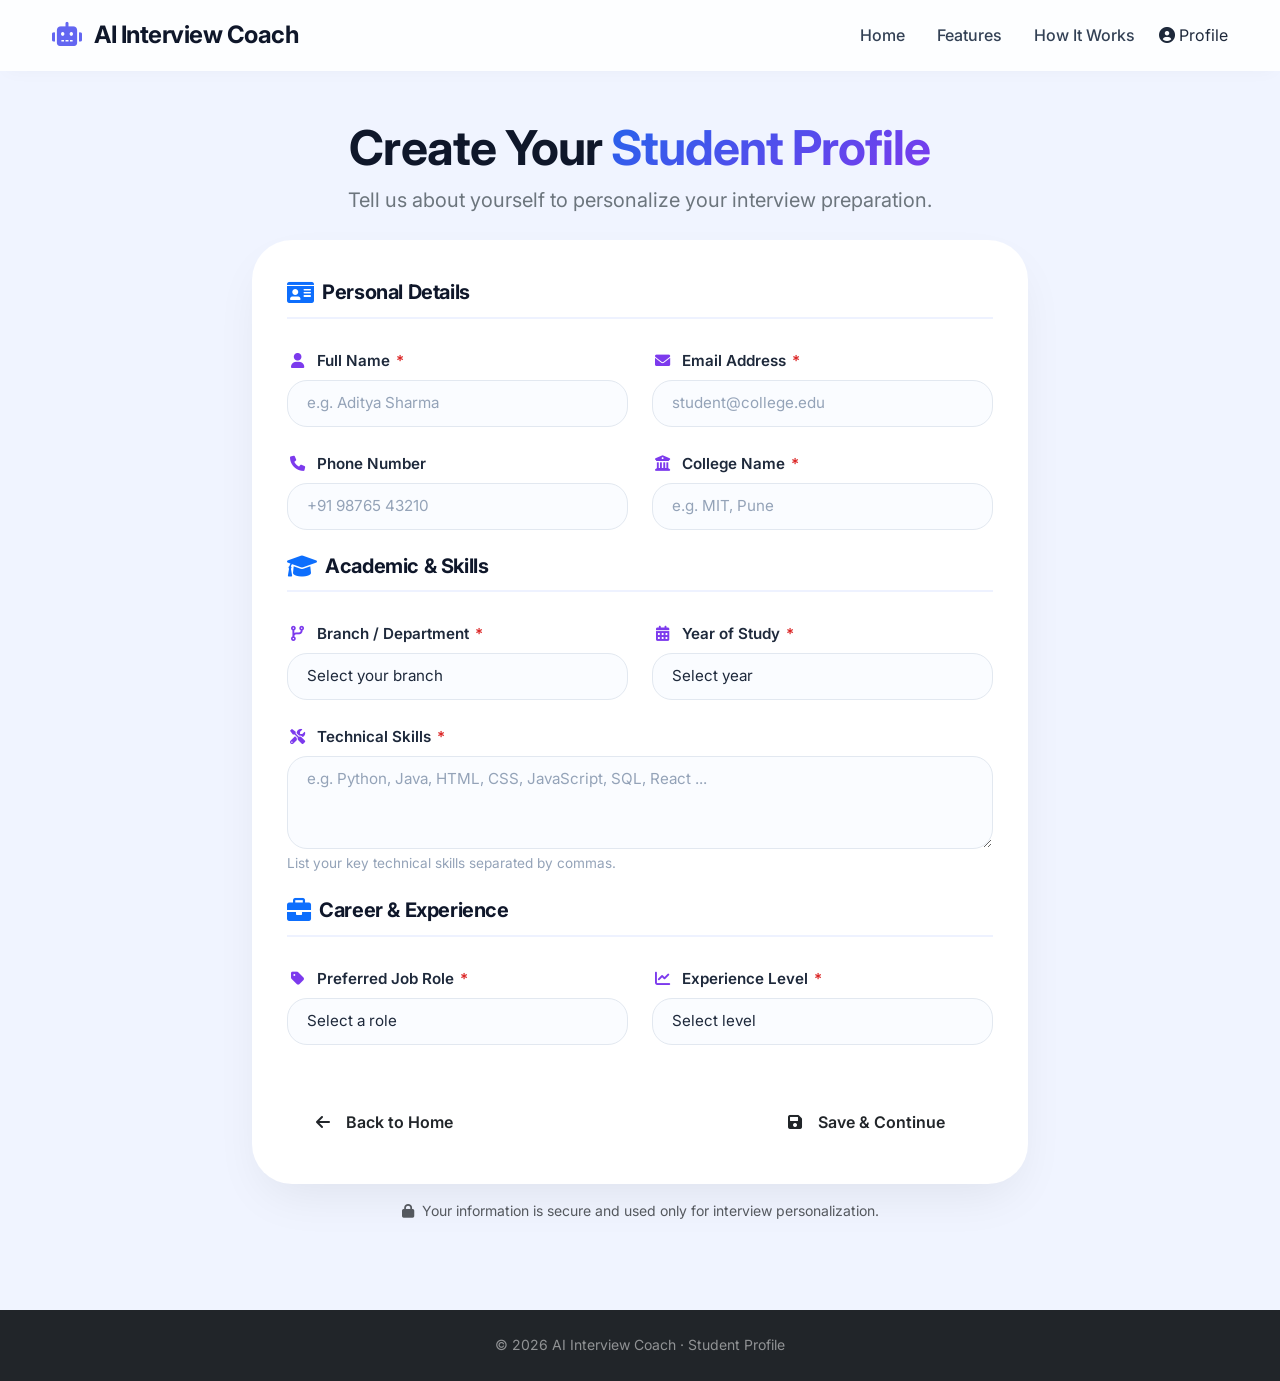
<file: frontend/profile.html>
<!DOCTYPE html>
<html lang="en">
<head>
  <meta charset="UTF-8" />
  <meta name="viewport" content="width=device-width, initial-scale=1.0" />
  <title>Profile · AI Interview Coach</title>

  <!-- Bootstrap 5 & Font Awesome 6 CDN -->
  <link href="https://cdn.jsdelivr.net/npm/bootstrap@5.3.2/dist/css/bootstrap.min.css" rel="stylesheet" />
  <link rel="stylesheet" href="https://cdnjs.cloudflare.com/ajax/libs/font-awesome/6.0.0-beta3/css/all.min.css" />

  <!-- Google Font (Inter) for modern typography -->
  <link rel="preconnect" href="https://fonts.googleapis.com" />
  <link rel="preconnect" href="https://fonts.gstatic.com" crossorigin />
  <link href="https://fonts.googleapis.com/css2?family=Inter:opsz,wght@14..32,400;14..32,500;14..32,600;14..32,700&display=swap" rel="stylesheet" />

  <!-- Custom CSS -->
  <link rel="stylesheet" href="css/style.css" />

  <style>
    /* Additional page-specific styles */
    .profile-card {
      background: #ffffff;
      border: none;
      border-radius: 40px;
      padding: 2.5rem 2.2rem;
      box-shadow: 0 20px 50px -12px rgba(0, 0, 0, 0.08);
      transition: 0.2s;
    }

    .form-control,
    .form-select {
      border-radius: 20px;
      padding: 0.7rem 1.2rem;
      border: 1.5px solid #e2e8f0;
      background: #fafcff;
      font-size: 0.95rem;
      transition: 0.15s;
    }

    .form-control:focus,
    .form-select:focus {
      border-color: #7c3aed;
      box-shadow: 0 0 0 4px rgba(124, 58, 237, 0.10);
      background: #ffffff;
    }

    .form-label {
      font-weight: 600;
      font-size: 0.95rem;
      color: #1e293b;
      margin-bottom: 0.4rem;
    }

    .input-icon {
      color: #7c3aed;
      width: 20px;
      text-align: center;
      margin-right: 6px;
    }

    .required-star {
      color: #ef4444;
      margin-left: 2px;
    }

    .section-header {
      border-bottom: 2px solid #eef2ff;
      padding-bottom: 0.8rem;
      margin-bottom: 1.8rem;
    }

    .message-area {
      padding: 0.75rem 1rem;
      border-radius: 12px;
      margin-bottom: 1rem;
      display: none;
    }

    .message-area.show {
      display: block;
    }

    .message-area.success {
      background: #dcfce7;
      color: #166534;
      border: 1px solid #86efac;
    }

    .message-area.error {
      background: #fee2e2;
      color: #991b1b;
      border: 1px solid #fca5a5;
    }

    .message-area.info {
      background: #dbeafe;
      color: #1e40af;
      border: 1px solid #93c5fd;
    }

    @media (max-width: 576px) {
      .profile-card {
        padding: 1.8rem 1.2rem;
      }
    }
  </style>
</head>
<body>

  <!-- ============================================================ -->
  <!-- NAVBAR                                                       -->
  <!-- ============================================================ -->
  <nav class="navbar navbar-expand-lg navbar-custom sticky-top">
    <div class="container">
      <a class="navbar-brand" href="index.html">
        <i class="fas fa-robot"></i> AI Interview Coach
      </a>
      <button class="navbar-toggler border-0" type="button" data-bs-toggle="collapse" data-bs-target="#mainNav"
              aria-controls="mainNav" aria-expanded="false" aria-label="Toggle navigation">
        <span class="navbar-toggler-icon"></span>
      </button>
      <div class="collapse navbar-collapse" id="mainNav">
        <ul class="navbar-nav ms-auto mb-2 mb-lg-0 align-items-lg-center">
          <li class="nav-item"><a class="nav-link" href="index.html#home">Home</a></li>
          <li class="nav-item"><a class="nav-link" href="index.html#features">Features</a></li>
          <li class="nav-item"><a class="nav-link" href="index.html#how-it-works">How It Works</a></li>
          <li class="nav-item ms-lg-2">
            <span class="profile-badge"><i class="fas fa-user-circle"></i> Profile</span>
          </li>
        </ul>
      </div>
    </div>
  </nav>

  <!-- ============================================================ -->
  <!-- PAGE HEADER + FORM CARD                                      -->
  <!-- ============================================================ -->
  <main class="container py-4 py-lg-5 flex-grow-1">
    <div class="row justify-content-center">
      <div class="col-lg-10 col-xl-8">

        <!-- header -->
        <div class="text-center mb-4">
          <h1 class="display-5 fw-bold">Create Your <span class="gradient-text">Student Profile</span></h1>
          <p class="text-secondary fs-5" style="font-weight: 400;">Tell us about yourself to personalize your interview preparation.</p>
        </div>

        <!-- Message area for success/error messages -->
        <div id="messageArea" class="message-area"></div>

        <!-- ===== PROFILE FORM ===== -->
        <div class="profile-card">
          <form id="profileForm"
          action ="resume.html" method="get"> 

            <!-- SECTION: personal info -->
            <div class="section-header d-flex align-items-center gap-2">
              <i class="fas fa-id-card fs-4 text-primary"></i>
              <h5 class="fw-bold mb-0">Personal Details</h5>
            </div>

            <div class="row g-4">
              <!-- Full Name -->
              <div class="col-md-6">
                <label for="fullName" class="form-label">
                  <i class="fas fa-user input-icon"></i> Full Name <span class="required-star">*</span>
                </label>
                <input type="text" class="form-control" id="fullName" name="full_name" placeholder="e.g. Aditya Sharma" required>
              </div>

              <!-- Email -->
              <div class="col-md-6">
                <label for="email" class="form-label">
                  <i class="fas fa-envelope input-icon"></i> Email Address <span class="required-star">*</span>
                </label>
                <input type="email" class="form-control" id="email" name="email" placeholder="student@college.edu" required>
              </div>

              <!-- Phone -->
              <div class="col-md-6">
                <label for="phone" class="form-label">
                  <i class="fas fa-phone input-icon"></i> Phone Number
                </label>
                <input type="tel" class="form-control" id="phone" name="phone" placeholder="+91 98765 43210">
              </div>

              <!-- College -->
              <div class="col-md-6">
                <label for="college" class="form-label">
                  <i class="fas fa-university input-icon"></i> College Name <span class="required-star">*</span>
                </label>
                <input type="text" class="form-control" id="college" name="college_name" placeholder="e.g. MIT, Pune" required>
              </div>
            </div>

            <!-- SECTION: academic & skills -->
            <div class="section-header d-flex align-items-center gap-2 mt-4">
              <i class="fas fa-graduation-cap fs-4 text-primary"></i>
              <h5 class="fw-bold mb-0">Academic & Skills</h5>
            </div>

            <div class="row g-4">
              <!-- Branch / Department (dropdown) -->
              <div class="col-md-6">
                <label for="branch" class="form-label">
                  <i class="fas fa-code-branch input-icon"></i> Branch / Department <span class="required-star">*</span>
                </label>
                <select class="form-select" id="branch" name="branch" required>
                  <option value="" disabled selected>Select your branch</option>
                  <option value="CSE">CSE</option>
                  <option value="CSE (AI & ML)">CSE (AI & ML)</option>
                  <option value="IT">IT</option>
                  <option value="ECE">ECE</option>
                  <option value="EEE">EEE</option>
                  <option value="Mechanical">Mechanical</option>
                  <option value="Civil">Civil</option>
                  <option value="Other">Other</option>
                </select>
              </div>

              <!-- Year of Study -->
              <div class="col-md-6">
                <label for="year" class="form-label">
                  <i class="fas fa-calendar-alt input-icon"></i> Year of Study <span class="required-star">*</span>
                </label>
                <select class="form-select" id="year" name="year_of_study" required>
                  <option value="" disabled selected>Select year</option>
                  <option value="1">1st Year</option>
                  <option value="2">2nd Year</option>
                  <option value="3">3rd Year</option>
                  <option value="4">4th Year</option>
                </select>
              </div>

              <!-- Technical Skills (textarea) -->
              <div class="col-12">
                <label for="skills" class="form-label">
                  <i class="fas fa-tools input-icon"></i> Technical Skills <span class="required-star">*</span>
                </label>
                <textarea class="form-control" id="skills" name="technical_skills" rows="3" placeholder="e.g. Python, Java, HTML, CSS, JavaScript, SQL, React ..." required></textarea>
                <div class="form-text">List your key technical skills separated by commas.</div>
              </div>
            </div>

            <!-- SECTION: career -->
            <div class="section-header d-flex align-items-center gap-2 mt-4">
              <i class="fas fa-briefcase fs-4 text-primary"></i>
              <h5 class="fw-bold mb-0">Career & Experience</h5>
            </div>

            <div class="row g-4">
              <!-- Preferred Job Role -->
              <div class="col-md-6">
                <label for="jobRole" class="form-label">
                  <i class="fas fa-tag input-icon"></i> Preferred Job Role <span class="required-star">*</span>
                </label>
                <select class="form-select" id="jobRole" name="preferred_job_role" required>
                  <option value="" disabled selected>Select a role</option>
                  <option value="Python Developer">Python Developer</option>
                  <option value="Java Developer">Java Developer</option>
                  <option value="Web Developer">Web Developer</option>
                  <option value="Data Analyst">Data Analyst</option>
                  <option value="AI/ML Engineer">AI/ML Engineer</option>
                  <option value="Software Developer">Software Developer</option>
                </select>
              </div>

              <!-- Experience Level -->
              <div class="col-md-6">
                <label for="expLevel" class="form-label">
                  <i class="fas fa-chart-line input-icon"></i> Experience Level <span class="required-star">*</span>
                </label>
                <select class="form-select" id="expLevel" name="experience_level" required>
                  <option value="" disabled selected>Select level</option>
                  <option value="Beginner">Beginner</option>
                  <option value="Intermediate">Intermediate</option>
                  <option value="Advanced">Advanced</option>
                </select>
              </div>
            </div>

            <!-- ===== FORM BUTTONS ===== -->
            <div class="d-flex flex-wrap gap-3 justify-content-between align-items-center mt-5 pt-2">
              <a href="index.html" class="btn btn-outline-secondary-custom">
                <i class="fas fa-arrow-left me-2"></i> Back to Home
              </a>
              <button type="submit" class="btn btn-gradient px-5" id="saveProfileBtn">
                <i class="fas fa-save me-2"></i> Save & Continue
              </button>
            </div>

          </form>
        </div> <!-- /profile-card -->

        <p class="text-center text-muted small mt-3">
          <i class="fas fa-lock me-1"></i> Your information is secure and used only for interview personalization.
        </p>
      </div>
    </div>
  </main>

  <!-- ============================================================ -->
  <!-- FOOTER (simple)                                              -->
  <!-- ============================================================ -->
  <footer class="bg-dark text-white-50 py-4 mt-4">
    <div class="container text-center small">
      <span class="text-white-50">© 2026 AI Interview Coach · Student Profile</span>
    </div>
  </footer>

  <!-- Bootstrap JS (for toggler) -->
  <script src="https://cdn.jsdelivr.net/npm/bootstrap@5.3.2/dist/js/bootstrap.bundle.min.js"></script>

  <!-- Custom JavaScript -->
  <script src="js/script.js"></script>
</body>
</html>
</file>
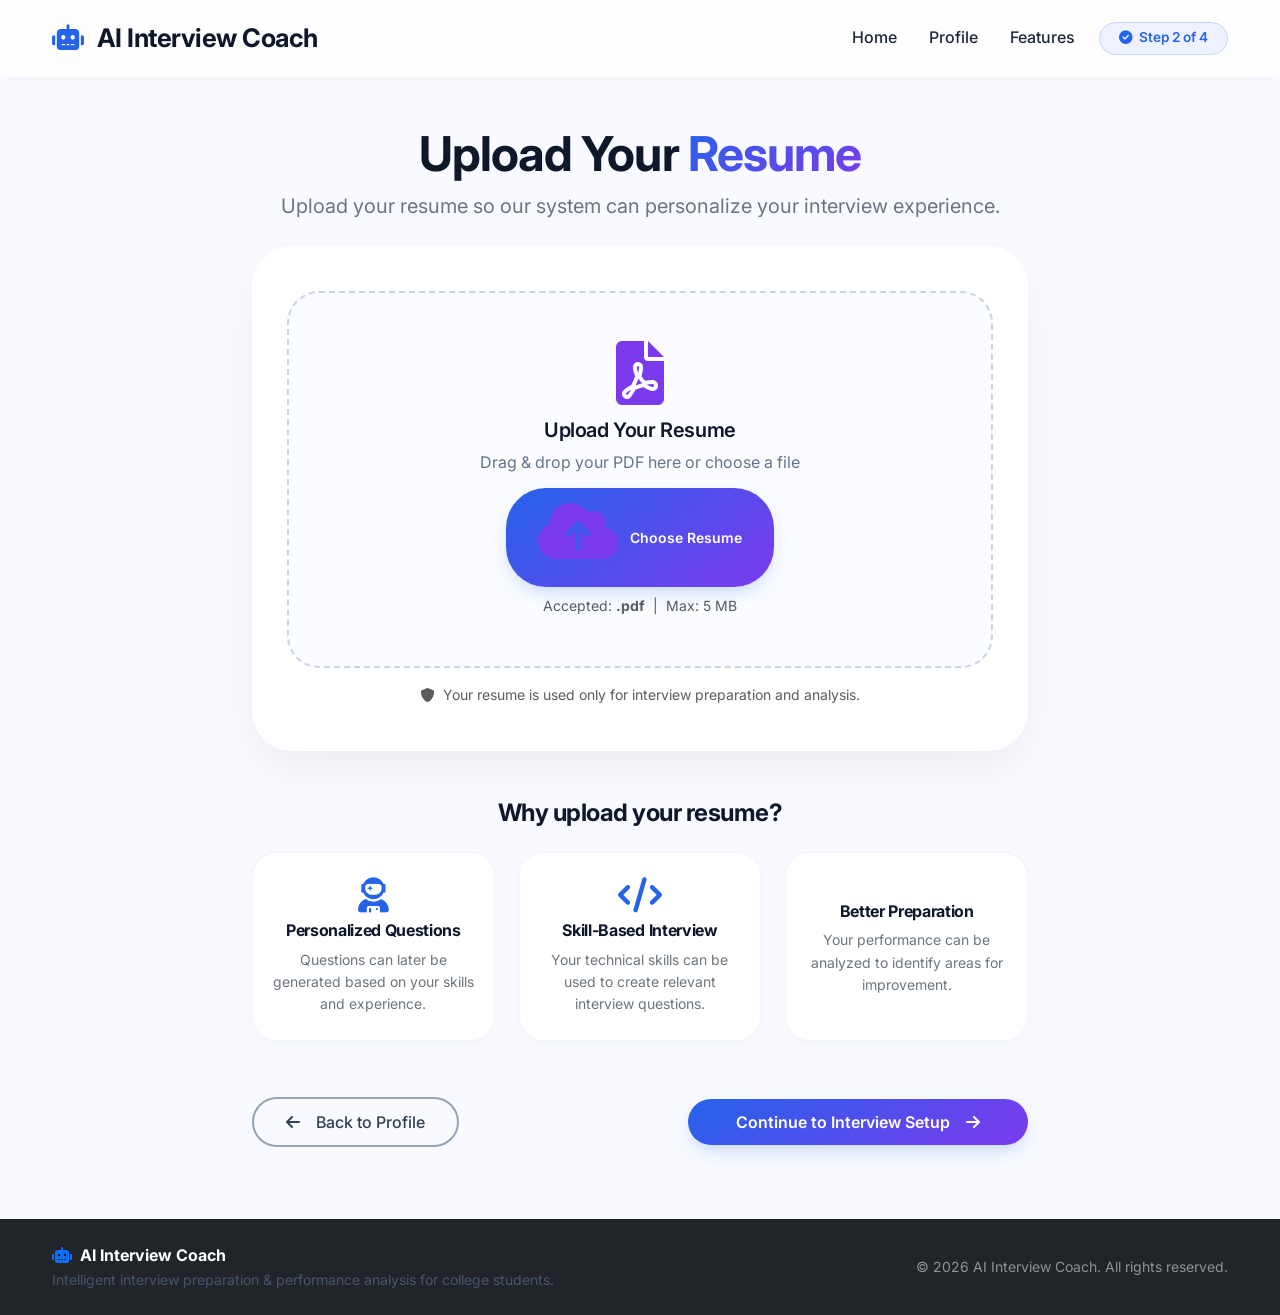
<file: frontend/resume.html>
<!DOCTYPE html>
<html lang="en">
<head>
  <meta charset="UTF-8" />
  <meta name="viewport" content="width=device-width, initial-scale=1.0" />
  <title>Resume Upload · AI Interview Coach</title>

  <!-- Bootstrap 5 & Font Awesome 6 CDN -->
  <link href="https://cdn.jsdelivr.net/npm/bootstrap@5.3.2/dist/css/bootstrap.min.css" rel="stylesheet" />
  <link rel="stylesheet" href="https://cdnjs.cloudflare.com/ajax/libs/font-awesome/6.0.0-beta3/css/all.min.css" />
  <link rel="stylesheet" href="css/style.css">

  <!-- Google Font (Inter) for modern look -->
  <link rel="preconnect" href="https://fonts.googleapis.com" />
  <link rel="preconnect" href="https://fonts.gstatic.com" crossorigin />
  <link href="https://fonts.googleapis.com/css2?family=Inter:opsz,wght@14..32,400;14..32,500;14..32,600;14..32,700&display=swap" rel="stylesheet" />

  <style>
    /* ----- reset & base ----- */
    * {
      margin: 0;
      padding: 0;
      box-sizing: border-box;
    }

    body {
      font-family: 'Inter', -apple-system, BlinkMacSystemFont, sans-serif;
      background: #f8faff;
      color: #1e293b;
      min-height: 100vh;
      display: flex;
      flex-direction: column;
    }

    /* ----- gradient helpers ----- */
    .gradient-text {
      background: linear-gradient(145deg, #2563eb, #7c3aed);
      -webkit-background-clip: text;
      -webkit-text-fill-color: transparent;
      background-clip: text;
    }

    .btn-gradient {
      background: linear-gradient(145deg, #2563eb, #7c3aed);
      border: none;
      color: #fff;
      font-weight: 600;
      padding: 0.7rem 2rem;
      border-radius: 40px;
      transition: all 0.2s ease;
      box-shadow: 0 8px 20px -6px rgba(37, 99, 235, 0.3);
    }

    .btn-gradient:hover {
      transform: translateY(-3px);
      box-shadow: 0 12px 28px -8px rgba(37, 99, 235, 0.45);
      color: #fff;
      background: linear-gradient(145deg, #1d4ed8, #6d28d9);
    }

    .btn-outline-secondary-custom {
      background: transparent;
      border: 2px solid #94a3b8;
      color: #334155;
      font-weight: 500;
      padding: 0.7rem 2rem;
      border-radius: 40px;
      transition: all 0.2s ease;
    }

    .btn-outline-secondary-custom:hover {
      background: #f1f5f9;
      border-color: #64748b;
      transform: translateY(-2px);
    }

    .btn-outline-danger-custom {
      background: transparent;
      border: 2px solid #f87171;
      color: #b91c1c;
      font-weight: 500;
      padding: 0.3rem 1.2rem;
      border-radius: 40px;
      transition: all 0.2s ease;
      font-size: 0.9rem;
    }

    .btn-outline-danger-custom:hover {
      background: #fee2e2;
      border-color: #ef4444;
    }

    /* ----- navbar ----- */
    .navbar-custom {
      background: rgba(255, 255, 255, 0.78);
      backdrop-filter: blur(10px);
      -webkit-backdrop-filter: blur(10px);
      box-shadow: 0 4px 20px -6px rgba(0, 0, 0, 0.04);
      padding: 0.8rem 0;
    }

    .navbar-brand {
      font-weight: 700;
      font-size: 1.6rem;
      letter-spacing: -0.02em;
      color: #0f172a;
    }

    .navbar-brand i {
      color: #2563eb;
      margin-right: 8px;
    }

    .nav-link {
      font-weight: 500;
      color: #1e293b;
      margin: 0 8px;
      transition: 0.15s;
    }

    .nav-link:hover {
      color: #2563eb;
    }

    .step-badge {
      background: #eef2ff;
      color: #2563eb;
      font-weight: 600;
      font-size: 0.85rem;
      padding: 0.3rem 1.2rem;
      border-radius: 40px;
      border: 1px solid #c7d2fe;
      display: inline-flex;
      align-items: center;
      gap: 6px;
    }

    /* ----- upload card ----- */
    .upload-card {
      background: #ffffff;
      border: none;
      border-radius: 40px;
      padding: 2.8rem 2.2rem;
      box-shadow: 0 20px 50px -12px rgba(0, 0, 0, 0.08);
      transition: 0.2s;
    }

    /* drop zone */
    .upload-zone {
      border: 2.5px dashed #cbd5e1;
      border-radius: 32px;
      padding: 3rem 1.5rem;
      background: #fafcff;
      transition: all 0.2s ease;
      cursor: pointer;
      text-align: center;
    }

    .upload-zone:hover {
      border-color: #7c3aed;
      background: #f5f3ff;
    }

    .upload-zone i {
      font-size: 4rem;
      color: #7c3aed;
      margin-bottom: 0.8rem;
    }

    .upload-zone h5 {
      font-weight: 600;
      color: #0f172a;
    }

    .upload-zone p {
      color: #64748b;
      margin-bottom: 0.3rem;
    }

    .file-info-box {
      background: #f1f5f9;
      border-radius: 30px;
      padding: 0.8rem 1.5rem;
      display: flex;
      align-items: center;
      justify-content: space-between;
      flex-wrap: wrap;
      gap: 0.8rem;
      margin-top: 1.2rem;
      border-left: 6px solid #2563eb;
    }

    .file-info-box .file-details {
      display: flex;
      align-items: center;
      gap: 12px;
      flex-wrap: wrap;
    }

    .file-info-box .file-details i {
      font-size: 2rem;
      color: #2563eb;
    }

    .file-info-box .file-details span {
      font-weight: 500;
    }

    .file-info-box .file-size {
      color: #475569;
      font-size: 0.9rem;
    }

    .invalid-feedback-custom {
      color: #dc2626;
      font-size: 0.9rem;
      margin-top: 0.4rem;
      display: none;
    }

    .invalid-feedback-custom.show {
      display: block;
    }

    /* ----- why cards ----- */
    .why-card {
      background: #ffffff;
      border-radius: 24px;
      padding: 1.5rem 1.2rem;
      height: 100%;
      border: 1px solid #f1f5f9;
      transition: all 0.2s ease;
      box-shadow: 0 4px 12px rgba(0, 0, 0, 0.02);
    }

    .why-card:hover {
      transform: translateY(-5px);
      box-shadow: 0 16px 30px -10px rgba(37, 99, 235, 0.08);
      border-color: #dbeafe;
    }

    .why-card i {
      font-size: 2.2rem;
      color: #2563eb;
      margin-bottom: 0.6rem;
    }

    /* responsive */
    @media (max-width: 576px) {
      .upload-card {
        padding: 1.6rem 1rem;
      }
      .upload-zone {
        padding: 2rem 1rem;
      }
      .btn-gradient,
      .btn-outline-secondary-custom {
        width: 100%;
        justify-content: center;
      }
      .navbar-brand {
        font-size: 1.3rem;
      }
      .file-info-box {
        flex-direction: column;
        align-items: stretch;
        text-align: center;
      }
      .file-info-box .file-details {
        justify-content: center;
      }
    }
  </style>
</head>
<body>

  <!-- ============================================================ -->
  <!-- NAVBAR                                                       -->
  <!-- ============================================================ -->
  <nav class="navbar navbar-expand-lg navbar-custom sticky-top">
    <div class="container">
      <a class="navbar-brand" href="index.html">
        <i class="fas fa-robot"></i> AI Interview Coach
      </a>
      <button class="navbar-toggler border-0" type="button" data-bs-toggle="collapse" data-bs-target="#mainNav"
              aria-controls="mainNav" aria-expanded="false" aria-label="Toggle navigation">
        <span class="navbar-toggler-icon"></span>
      </button>
      <div class="collapse navbar-collapse" id="mainNav">
        <ul class="navbar-nav ms-auto mb-2 mb-lg-0 align-items-lg-center">
          <li class="nav-item"><a class="nav-link" href="index.html#home">Home</a></li>
          <li class="nav-item"><a class="nav-link" href="profile.html">Profile</a></li>
          <li class="nav-item"><a class="nav-link" href="index.html#features">Features</a></li>
          <li class="nav-item ms-lg-2">
            <span class="step-badge"><i class="fas fa-circle-check"></i> Step 2 of 4</span>
          </li>
        </ul>
      </div>
    </div>
  </nav>

  <!-- ============================================================ -->
  <!-- MAIN CONTENT                                                 -->
  <!-- ============================================================ -->
  <main class="container py-4 py-lg-5 flex-grow-1">
    <div class="row justify-content-center">
      <div class="col-lg-10 col-xl-8">

        <!-- PAGE HEADER -->
        <div class="text-center mb-4">
          <h1 class="display-5 fw-bold">Upload Your <span class="gradient-text">Resume</span></h1>
          <p class="text-secondary fs-5" style="font-weight: 400;">
            Upload your resume so our system can personalize your interview experience.
          </p>
        </div>

        <!-- ===== RESUME UPLOAD CARD ===== -->
        <div class="upload-card">

          <!-- upload zone (click triggers file input) -->
          <div class="upload-zone" id="uploadZone">
            <i class="fas fa-file-pdf"></i>
            <h5>Upload Your Resume</h5>
            <p>Drag &amp; drop your PDF here or choose a file</p>
            <button class="btn btn-gradient btn-sm mt-2" id="chooseBtn" type="button">
              <i class="fas fa-cloud-upload-alt me-1"></i> Choose Resume
            </button>
            <p class="text-muted small mt-2 mb-0">Accepted: <strong>.pdf</strong> &nbsp;|&nbsp; Max: 5 MB</p>

            <!-- hidden file input -->
            <input type="file" id="resumeInput" accept=".pdf,application/pdf" style="display: none;" />

            <!-- validation message (non-PDF) -->
            <div class="invalid-feedback-custom" id="fileError">
              <i class="fas fa-exclamation-circle me-1"></i> Please select a valid PDF file.
            </div>
          </div>

          <!-- ===== SELECTED FILE DISPLAY ===== -->
          <div id="fileInfoContainer" style="display: none;" class="file-info-box">
            <div class="file-details">
              <i class="fas fa-file-pdf"></i>
              <span id="fileName">resume.pdf</span>
              <span class="file-size" id="fileSize">(0 KB)</span>
            </div>
            <button class="btn btn-outline-danger-custom" id="removeFileBtn" type="button">
              <i class="fas fa-times me-1"></i> Remove
            </button>
          </div>

          <!-- hidden note: the form is not actually submitted -->
          <p class="text-muted small mt-3 mb-0 text-center">
            <i class="fas fa-shield-alt me-1"></i> Your resume is used only for interview preparation and analysis.
          </p>
        </div>

        <!-- ============================================================ -->
        <!-- WHY UPLOAD RESUME? (3 feature cards)                         -->
        <!-- ============================================================ -->
        <div class="mt-5">
          <h4 class="fw-bold text-center mb-4">Why upload your resume?</h4>
          <div class="row g-4">
            <div class="col-md-4">
              <div class="why-card text-center">
                <i class="fas fa-user-astronaut"></i>
                <h6 class="fw-bold">Personalized Questions</h6>
                <p class="text-secondary small mb-0">Questions can later be generated based on your skills and experience.</p>
              </div>
            </div>
            <div class="col-md-4">
              <div class="why-card text-center">
                <i class="fas fa-code"></i>
                <h6 class="fw-bold">Skill-Based Interview</h6>
                <p class="text-secondary small mb-0">Your technical skills can be used to create relevant interview questions.</p>
              </div>
            </div>
            <div class="col-md-4">
              <div class="why-card text-center">
                <i class="fas fa-chart-simple"></i>
                <h6 class="fw-bold">Better Preparation</h6>
                <p class="text-secondary small mb-0">Your performance can be analyzed to identify areas for improvement.</p>
              </div>
            </div>
          </div>
        </div>

        <!-- ===== BUTTONS ===== -->
        <div class="d-flex flex-wrap gap-3 justify-content-between align-items-center mt-5 pt-2">
          <a href="profile.html" class="btn btn-outline-secondary-custom">
            <i class="fas fa-arrow-left me-2"></i> Back to Profile
          </a>
          <a href="setup.html" class="btn btn-gradient px-5" id="continueBtn">
            Continue to Interview Setup <i class="fas fa-arrow-right ms-2"></i>
          </a>
        </div>

      </div> <!-- /col -->
    </div> <!-- /row -->
  </main>

  <!-- ============================================================ -->
  <!-- FOOTER                                                       -->
  <!-- ============================================================ -->
  <footer class="bg-dark text-white-50 py-4 mt-4">
    <div class="container">
      <div class="row align-items-center">
        <div class="col-md-6 text-center text-md-start">
          <span class="text-white fw-bold"><i class="fas fa-robot text-primary me-2"></i>AI Interview Coach</span>
          <p class="small mb-0">Intelligent interview preparation &amp; performance analysis for college students.</p>
        </div>
        <div class="col-md-6 text-center text-md-end">
          <span class="small">&copy; 2026 AI Interview Coach. All rights reserved.</span>
        </div>
      </div>
    </div>
  </footer>

  <!-- Bootstrap JS (for toggler) -->
  <script src="https://cdn.jsdelivr.net/npm/bootstrap@5.3.2/dist/js/bootstrap.bundle.min.js"></script>

  <!-- ============================================================ -->
  <!-- SIMPLE JAVASCRIPT – file selection & display                 -->
  <!-- ============================================================ -->
  <script>
    (function() {
      const fileInput = document.getElementById('resumeInput');
      const uploadZone = document.getElementById('uploadZone');
      const chooseBtn = document.getElementById('chooseBtn');
      const fileInfoContainer = document.getElementById('fileInfoContainer');
      const fileNameSpan = document.getElementById('fileName');
      const fileSizeSpan = document.getElementById('fileSize');
      const removeBtn = document.getElementById('removeFileBtn');
      const fileError = document.getElementById('fileError');
      const continueBtn = document.getElementById('continueBtn');

      // Helper to format file size
      function formatSize(bytes) {
        if (bytes === 0) return '0 Bytes';
        const k = 1024;
        const sizes = ['Bytes', 'KB', 'MB'];
        const i = Math.floor(Math.log(bytes) / Math.log(k));
        return parseFloat((bytes / Math.pow(k, i)).toFixed(1)) + ' ' + sizes[i];
      }

      // Show the file info box with name & size
      function showFileInfo(file) {
        fileNameSpan.textContent = file.name;
        fileSizeSpan.textContent = `(${formatSize(file.size)})`;
        fileInfoContainer.style.display = 'flex';
        fileError.classList.remove('show');
        // store file reference for removal
        fileInfoContainer.dataset.fileName = file.name;
      }

      // Hide file info & reset input
      function resetFileInput() {
        fileInput.value = '';
        fileInfoContainer.style.display = 'none';
        fileError.classList.remove('show');
        // remove any stored file name
        delete fileInfoContainer.dataset.fileName;
      }

      // Validate: must be PDF
      function isValidPDF(file) {
        return file && file.type === 'application/pdf';
      }

      // Handle file selection
      function handleFileSelect(file) {
        if (!file) {
          resetFileInput();
          return;
        }

        if (!isValidPDF(file)) {
          fileError.classList.add('show');
          resetFileInput();
          return;
        }

        // valid PDF
        fileError.classList.remove('show');
        showFileInfo(file);
      }

      // ----- event: file input change -----
      fileInput.addEventListener('change', function(e) {
        if (this.files && this.files.length > 0) {
          handleFileSelect(this.files[0]);
        } else {
          resetFileInput();
        }
      });

      // ----- event: click on upload zone (except buttons inside) -----
      uploadZone.addEventListener('click', function(e) {
        // if the click is on the button or inside the button, let the button handle it
        if (e.target.closest('#chooseBtn')) return;
        fileInput.click();
      });

      // ----- event: choose button triggers input -----
      chooseBtn.addEventListener('click', function(e) {
        e.stopPropagation();
        fileInput.click();
      });

      // ----- event: remove button -----
      removeBtn.addEventListener('click', function(e) {
        e.stopPropagation();
        resetFileInput();
      });

      // ----- (optional) drag & drop support (basic) -----
      uploadZone.addEventListener('dragover', function(e) {
        e.preventDefault();
        this.style.borderColor = '#7c3aed';
        this.style.background = '#f5f3ff';
      });

      uploadZone.addEventListener('dragleave', function(e) {
        e.preventDefault();
        this.style.borderColor = '#cbd5e1';
        this.style.background = '#fafcff';
      });

      uploadZone.addEventListener('drop', function(e) {
        e.preventDefault();
        this.style.borderColor = '#cbd5e1';
        this.style.background = '#fafcff';
        const files = e.dataTransfer.files;
        if (files && files.length > 0) {
          // take the first dropped file
          handleFileSelect(files[0]);
          // sync the file input (for consistency)
          const dt = new DataTransfer();
          dt.items.add(files[0]);
          fileInput.files = dt.files;
        }
      });

      // ----- continue button: simple check if a file is selected -----
      continueBtn.addEventListener('click', function(e) {
        // if no file selected, show a quick alert (but still navigate for prototype)
        if (!fileInfoContainer.dataset.fileName && fileInput.files.length === 0) {
          e.preventDefault();
          alert('Please upload your resume (PDF) before continuing.');
          // but we still want the user to be able to continue if they want (prototype)
          // we'll just warn and stop navigation
          return;
        }
        // if there's a file but it's invalid (shouldn't happen because we reset)
        if (fileInput.files.length > 0 && !isValidPDF(fileInput.files[0])) {
          e.preventDefault();
          alert('Please select a valid PDF file.');
          return;
        }
        // otherwise, allow navigation (link works)
      });

      // if the user clicks continue with no file, the alert will show
      // but we also want to allow them to continue if they have a valid file
      // (no actual upload happens, just frontend demo)
    })();
  </script>
  <script src="js/script.js"></script>
</body>
</html>
</file>
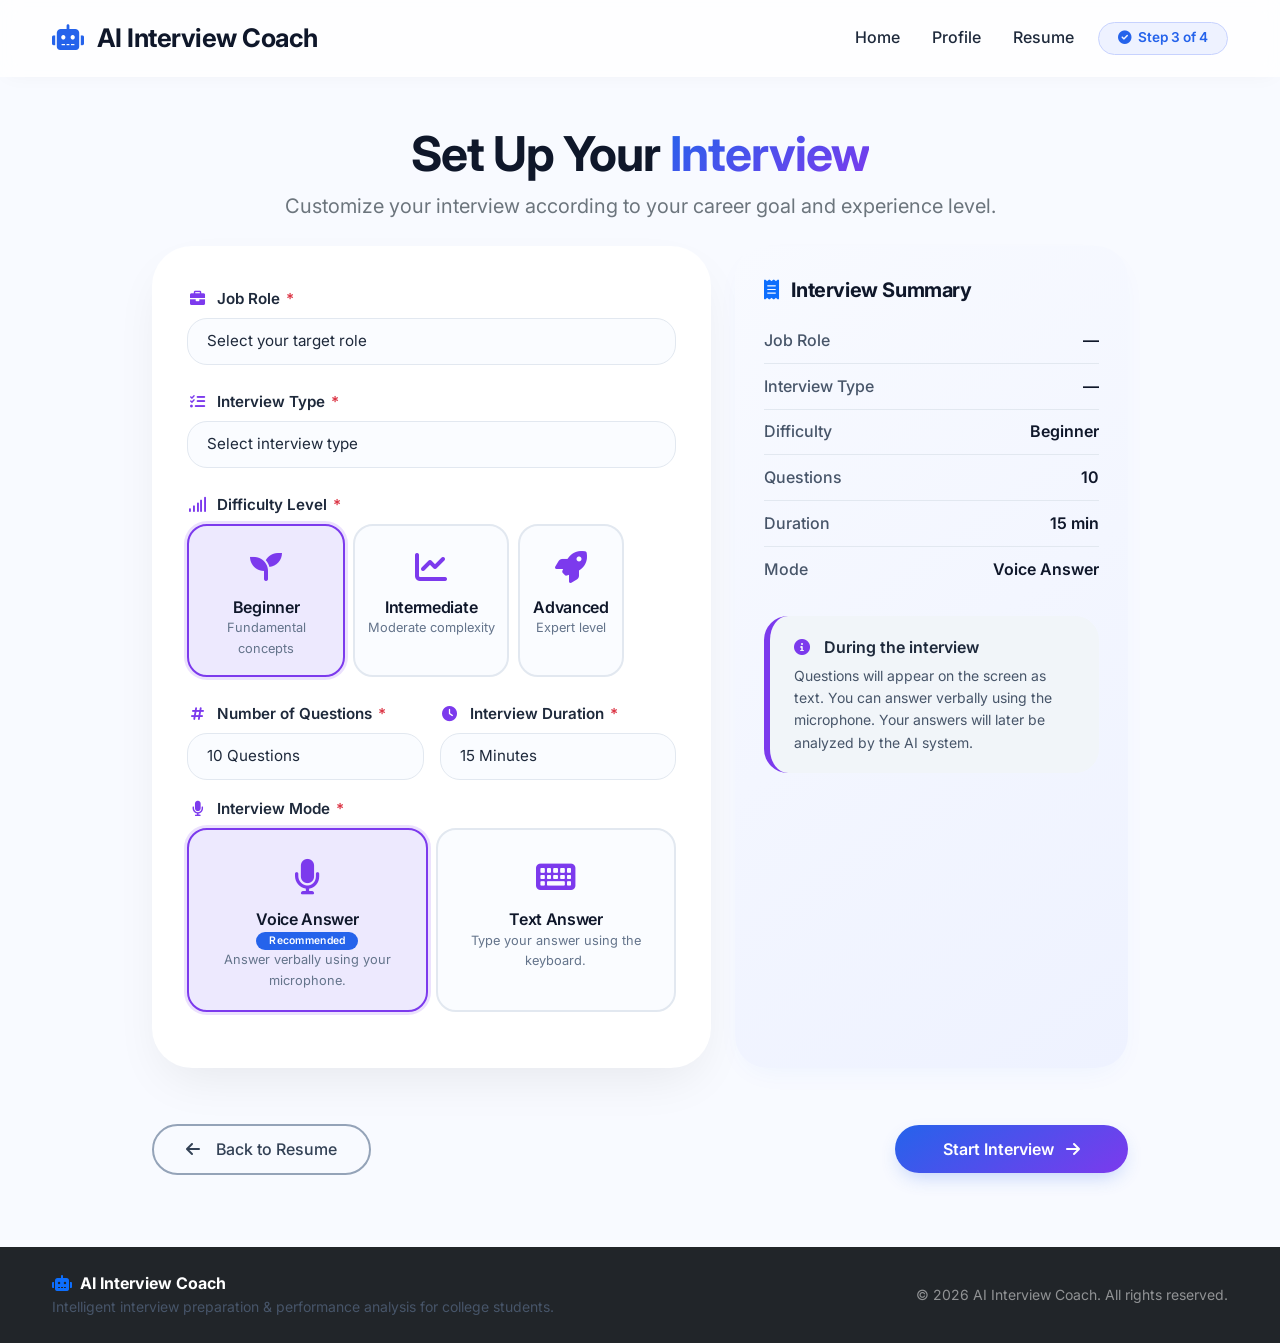
<file: frontend/setup.html>
<!DOCTYPE html>
<html lang="en">
<head>
  <meta charset="UTF-8" />
  <meta name="viewport" content="width=device-width, initial-scale=1.0" />
  <title>Interview Setup · AI Interview Coach</title>

  <!-- Bootstrap 5 & Font Awesome 6 CDN -->
  <link href="https://cdn.jsdelivr.net/npm/bootstrap@5.3.2/dist/css/bootstrap.min.css" rel="stylesheet" />
  <link rel="stylesheet" href="https://cdnjs.cloudflare.com/ajax/libs/font-awesome/6.0.0-beta3/css/all.min.css" />
  <link rel="stylesheet" href="css/style.css">

  <!-- Google Font (Inter) -->
  <link rel="preconnect" href="https://fonts.googleapis.com" />
  <link rel="preconnect" href="https://fonts.gstatic.com" crossorigin />
  <link href="https://fonts.googleapis.com/css2?family=Inter:opsz,wght@14..32,400;14..32,500;14..32,600;14..32,700&display=swap" rel="stylesheet" />

  <style>
    /* ----- reset & base ----- */
    * {
      margin: 0;
      padding: 0;
      box-sizing: border-box;
    }

    body {
      font-family: 'Inter', -apple-system, BlinkMacSystemFont, sans-serif;
      background: #f8faff;
      color: #1e293b;
      min-height: 100vh;
      display: flex;
      flex-direction: column;
    }

    /* ----- gradient helpers ----- */
    .gradient-text {
      background: linear-gradient(145deg, #2563eb, #7c3aed);
      -webkit-background-clip: text;
      -webkit-text-fill-color: transparent;
      background-clip: text;
    }

    .btn-gradient {
      background: linear-gradient(145deg, #2563eb, #7c3aed);
      border: none;
      color: #fff;
      font-weight: 600;
      padding: 0.7rem 2rem;
      border-radius: 40px;
      transition: all 0.2s ease;
      box-shadow: 0 8px 20px -6px rgba(37, 99, 235, 0.3);
    }

    .btn-gradient:hover {
      transform: translateY(-3px);
      box-shadow: 0 12px 28px -8px rgba(37, 99, 235, 0.45);
      color: #fff;
      background: linear-gradient(145deg, #1d4ed8, #6d28d9);
    }

    .btn-outline-secondary-custom {
      background: transparent;
      border: 2px solid #94a3b8;
      color: #334155;
      font-weight: 500;
      padding: 0.7rem 2rem;
      border-radius: 40px;
      transition: all 0.2s ease;
    }

    .btn-outline-secondary-custom:hover {
      background: #f1f5f9;
      border-color: #64748b;
      transform: translateY(-2px);
    }

    /* ----- navbar ----- */
    .navbar-custom {
      background: rgba(255, 255, 255, 0.78);
      backdrop-filter: blur(10px);
      -webkit-backdrop-filter: blur(10px);
      box-shadow: 0 4px 20px -6px rgba(0, 0, 0, 0.04);
      padding: 0.8rem 0;
    }

    .navbar-brand {
      font-weight: 700;
      font-size: 1.6rem;
      letter-spacing: -0.02em;
      color: #0f172a;
    }

    .navbar-brand i {
      color: #2563eb;
      margin-right: 8px;
    }

    .nav-link {
      font-weight: 500;
      color: #1e293b;
      margin: 0 8px;
      transition: 0.15s;
    }

    .nav-link:hover {
      color: #2563eb;
    }

    .step-badge {
      background: #eef2ff;
      color: #2563eb;
      font-weight: 600;
      font-size: 0.85rem;
      padding: 0.3rem 1.2rem;
      border-radius: 40px;
      border: 1px solid #c7d2fe;
      display: inline-flex;
      align-items: center;
      gap: 6px;
    }

    /* ----- cards ----- */
    .setup-card {
      background: #ffffff;
      border: none;
      border-radius: 40px;
      padding: 2.5rem 2.2rem;
      box-shadow: 0 20px 50px -12px rgba(0, 0, 0, 0.08);
      height: 100%;
    }

    .summary-card {
      background: linear-gradient(145deg, #f8faff, #eef2ff);
      border: none;
      border-radius: 32px;
      padding: 2rem 1.8rem;
      height: 100%;
      box-shadow: 0 10px 30px -10px rgba(37, 99, 235, 0.06);
    }

    .form-control,
    .form-select {
      border-radius: 20px;
      padding: 0.7rem 1.2rem;
      border: 1.5px solid #e2e8f0;
      background: #fafcff;
      font-size: 0.95rem;
      transition: 0.15s;
    }

    .form-control:focus,
    .form-select:focus {
      border-color: #7c3aed;
      box-shadow: 0 0 0 4px rgba(124, 58, 237, 0.10);
      background: #ffffff;
    }

    .form-label {
      font-weight: 600;
      font-size: 0.95rem;
      color: #1e293b;
      margin-bottom: 0.4rem;
    }

    .input-icon {
      color: #7c3aed;
      width: 20px;
      text-align: center;
      margin-right: 6px;
    }

    /* ----- difficulty cards (radio) ----- */
    .difficulty-option {
      cursor: pointer;
      transition: all 0.2s ease;
      border: 2px solid #e2e8f0;
      border-radius: 20px;
      padding: 1rem 0.8rem;
      text-align: center;
      background: #fafcff;
      height: 100%;
    }

    .difficulty-option:hover {
      border-color: #7c3aed;
      background: #f5f3ff;
    }

    .difficulty-option input[type="radio"] {
      display: none;
    }

    .difficulty-option.active {
      border-color: #7c3aed;
      background: #ede9fe;
      box-shadow: 0 0 0 3px rgba(124, 58, 237, 0.15);
    }

    .difficulty-option .diff-icon {
      font-size: 2rem;
      color: #7c3aed;
      display: block;
      margin-bottom: 0.3rem;
    }

    .difficulty-option h6 {
      font-weight: 600;
      margin-bottom: 0.1rem;
      color: #0f172a;
    }

    .difficulty-option p {
      font-size: 0.8rem;
      color: #64748b;
      margin-bottom: 0;
    }

    /* ----- mode cards (radio) ----- */
    .mode-option {
      cursor: pointer;
      transition: all 0.2s ease;
      border: 2px solid #e2e8f0;
      border-radius: 20px;
      padding: 1.2rem 1rem;
      text-align: center;
      background: #fafcff;
      height: 100%;
    }

    .mode-option:hover {
      border-color: #7c3aed;
      background: #f5f3ff;
    }

    .mode-option input[type="radio"] {
      display: none;
    }

    .mode-option.active {
      border-color: #7c3aed;
      background: #ede9fe;
      box-shadow: 0 0 0 3px rgba(124, 58, 237, 0.15);
    }

    .mode-option .mode-icon {
      font-size: 2.2rem;
      color: #7c3aed;
      display: block;
      margin-bottom: 0.3rem;
    }

    .mode-option h6 {
      font-weight: 600;
      margin-bottom: 0.1rem;
      color: #0f172a;
    }

    .mode-option p {
      font-size: 0.8rem;
      color: #64748b;
      margin-bottom: 0;
    }

    .recommended-badge {
      font-size: 0.65rem;
      background: #2563eb;
      color: #fff;
      padding: 0.15rem 0.8rem;
      border-radius: 40px;
      font-weight: 600;
      letter-spacing: 0.3px;
    }

    /* summary items */
    .summary-item {
      display: flex;
      justify-content: space-between;
      padding: 0.6rem 0;
      border-bottom: 1px solid #e2e8f0;
    }

    .summary-item:last-child {
      border-bottom: none;
    }

    .summary-item .label {
      font-weight: 500;
      color: #475569;
    }

    .summary-item .value {
      font-weight: 600;
      color: #0f172a;
    }

    /* info card */
    .info-card {
      background: #f1f5f9;
      border-radius: 24px;
      padding: 1.2rem 1.5rem;
      border-left: 6px solid #7c3aed;
    }

    .info-card i {
      color: #7c3aed;
      margin-right: 10px;
    }

    /* responsive */
    @media (max-width: 576px) {
      .setup-card {
        padding: 1.6rem 1rem;
      }
      .summary-card {
        padding: 1.4rem 1rem;
      }
      .btn-gradient,
      .btn-outline-secondary-custom {
        width: 100%;
        justify-content: center;
      }
      .navbar-brand {
        font-size: 1.3rem;
      }
      .difficulty-option,
      .mode-option {
        padding: 0.8rem 0.5rem;
      }
    }

    @media (max-width: 992px) {
      .summary-card {
        margin-top: 1.5rem;
      }
    }
  </style>
</head>
<body>

  <!-- ============================================================ -->
  <!-- NAVBAR                                                       -->
  <!-- ============================================================ -->
  <nav class="navbar navbar-expand-lg navbar-custom sticky-top">
    <div class="container">
      <a class="navbar-brand" href="index.html">
        <i class="fas fa-robot"></i> AI Interview Coach
      </a>
      <button class="navbar-toggler border-0" type="button" data-bs-toggle="collapse" data-bs-target="#mainNav"
              aria-controls="mainNav" aria-expanded="false" aria-label="Toggle navigation">
        <span class="navbar-toggler-icon"></span>
      </button>
      <div class="collapse navbar-collapse" id="mainNav">
        <ul class="navbar-nav ms-auto mb-2 mb-lg-0 align-items-lg-center">
          <li class="nav-item"><a class="nav-link" href="index.html#home">Home</a></li>
          <li class="nav-item"><a class="nav-link" href="profile.html">Profile</a></li>
          <li class="nav-item"><a class="nav-link" href="resume.html">Resume</a></li>
          <li class="nav-item ms-lg-2">
            <span class="step-badge"><i class="fas fa-circle-check"></i> Step 3 of 4</span>
          </li>
        </ul>
      </div>
    </div>
  </nav>

  <!-- ============================================================ -->
  <!-- MAIN CONTENT                                                 -->
  <!-- ============================================================ -->
  <main class="container py-4 py-lg-5 flex-grow-1">
    <div class="row justify-content-center">
      <div class="col-lg-11 col-xl-10">

        <!-- PAGE HEADER -->
        <div class="text-center mb-4">
          <h1 class="display-5 fw-bold">Set Up Your <span class="gradient-text">Interview</span></h1>
          <p class="text-secondary fs-5" style="font-weight: 400;">
            Customize your interview according to your career goal and experience level.
          </p>
        </div>

        <div class="row g-4">

          <!-- ===== LEFT COLUMN: FORM ===== -->
          <div class="col-lg-7">
            <div class="setup-card">
              <form id="setupForm" novalidate>

                <!-- Job Role -->
                <div class="mb-4">
                  <label for="jobRole" class="form-label">
                    <i class="fas fa-briefcase input-icon"></i> Job Role <span class="required-star text-danger">*</span>
                  </label>
                  <select class="form-select" id="jobRole" required>
                    <option value="" disabled selected>Select your target role</option>
                    <option value="Python Developer">Python Developer</option>
                    <option value="Java Developer">Java Developer</option>
                    <option value="Web Developer">Web Developer</option>
                    <option value="Data Analyst">Data Analyst</option>
                    <option value="AI/ML Engineer">AI/ML Engineer</option>
                    <option value="Software Developer">Software Developer</option>
                  </select>
                </div>

                <!-- Interview Type -->
                <div class="mb-4">
                  <label for="interviewType" class="form-label">
                    <i class="fas fa-list-check input-icon"></i> Interview Type <span class="required-star text-danger">*</span>
                  </label>
                  <select class="form-select" id="interviewType" required>
                    <option value="" disabled selected>Select interview type</option>
                    <option value="Technical Interview">Technical Interview</option>
                    <option value="HR Interview">HR Interview</option>
                    <option value="Behavioral Interview">Behavioral Interview</option>
                    <option value="Mixed Interview">Mixed Interview</option>
                  </select>
                </div>

                <!-- Difficulty Level (cards) -->
                <div class="mb-4">
                  <label class="form-label">
                    <i class="fas fa-signal input-icon"></i> Difficulty Level <span class="required-star text-danger">*</span>
                  </label>
                  <div class="row g-2" id="difficultyGroup">
                    <div class="col-4">
                      <label class="difficulty-option active" id="diffBeginner">
                        <input type="radio" name="difficulty" value="Beginner" checked />
                        <span class="diff-icon"><i class="fas fa-seedling"></i></span>
                        <h6>Beginner</h6>
                        <p>Fundamental concepts</p>
                      </label>
                    </div>
                    <div class="col-4">
                      <label class="difficulty-option" id="diffIntermediate">
                        <input type="radio" name="difficulty" value="Intermediate" />
                        <span class="diff-icon"><i class="fas fa-chart-line"></i></span>
                        <h6>Intermediate</h6>
                        <p>Moderate complexity</p>
                      </label>
                    </div>
                    <div class="col-4">
                      <label class="difficulty-option" id="diffAdvanced">
                        <input type="radio" name="difficulty" value="Advanced" />
                        <span class="diff-icon"><i class="fas fa-rocket"></i></span>
                        <h6>Advanced</h6>
                        <p>Expert level</p>
                      </label>
                    </div>
                  </div>
                </div>

                <div class="row g-3">
                  <!-- Number of Questions -->
                  <div class="col-md-6">
                    <label for="numQuestions" class="form-label">
                      <i class="fas fa-hashtag input-icon"></i> Number of Questions <span class="required-star text-danger">*</span>
                    </label>
                    <select class="form-select" id="numQuestions" required>
                      <option value="5">5 Questions</option>
                      <option value="10" selected>10 Questions</option>
                      <option value="15">15 Questions</option>
                      <option value="20">20 Questions</option>
                    </select>
                  </div>

                  <!-- Interview Duration -->
                  <div class="col-md-6">
                    <label for="duration" class="form-label">
                      <i class="fas fa-clock input-icon"></i> Interview Duration <span class="required-star text-danger">*</span>
                    </label>
                    <select class="form-select" id="duration" required>
                      <option value="10">10 Minutes</option>
                      <option value="15" selected>15 Minutes</option>
                      <option value="20">20 Minutes</option>
                      <option value="30">30 Minutes</option>
                    </select>
                  </div>
                </div>

                <!-- Interview Mode (cards) -->
                <div class="mb-3 mt-3">
                  <label class="form-label">
                    <i class="fas fa-microphone input-icon"></i> Interview Mode <span class="required-star text-danger">*</span>
                  </label>
                  <div class="row g-2" id="modeGroup">
                    <div class="col-6">
                      <label class="mode-option active" id="modeVoice">
                        <input type="radio" name="mode" value="Voice Answer" checked />
                        <span class="mode-icon"><i class="fas fa-microphone"></i></span>
                        <h6>Voice Answer <span class="recommended-badge">Recommended</span></h6>
                        <p>Answer verbally using your microphone.</p>
                      </label>
                    </div>
                    <div class="col-6">
                      <label class="mode-option" id="modeText">
                        <input type="radio" name="mode" value="Text Answer" />
                        <span class="mode-icon"><i class="fas fa-keyboard"></i></span>
                        <h6>Text Answer</h6>
                        <p>Type your answer using the keyboard.</p>
                      </label>
                    </div>
                  </div>
                </div>

              </form>
            </div>
          </div>

          <!-- ===== RIGHT COLUMN: SUMMARY + INFO ===== -->
          <div class="col-lg-5">
            <div class="summary-card">
              <h5 class="fw-bold mb-3">
                <i class="fas fa-receipt text-primary me-2"></i> Interview Summary
              </h5>
              <div id="summaryContent">
                <div class="summary-item">
                  <span class="label">Job Role</span>
                  <span class="value" id="sumJobRole">—</span>
                </div>
                <div class="summary-item">
                  <span class="label">Interview Type</span>
                  <span class="value" id="sumInterviewType">—</span>
                </div>
                <div class="summary-item">
                  <span class="label">Difficulty</span>
                  <span class="value" id="sumDifficulty">Beginner</span>
                </div>
                <div class="summary-item">
                  <span class="label">Questions</span>
                  <span class="value" id="sumQuestions">10</span>
                </div>
                <div class="summary-item">
                  <span class="label">Duration</span>
                  <span class="value" id="sumDuration">15 min</span>
                </div>
                <div class="summary-item">
                  <span class="label">Mode</span>
                  <span class="value" id="sumMode">Voice Answer</span>
                </div>
              </div>

              <!-- Important info card -->
              <div class="info-card mt-4">
                <i class="fas fa-circle-info"></i>
                <span class="fw-semibold">During the interview</span>
                <p class="small mb-0 mt-1">
                  Questions will appear on the screen as text. You can answer verbally using the microphone.
                  Your answers will later be analyzed by the AI system.
                </p>
              </div>
            </div>
          </div>

        </div> <!-- /row -->

        <!-- ===== BUTTONS ===== -->
        <div class="d-flex flex-wrap gap-3 justify-content-between align-items-center mt-5 pt-2">
          <a href="resume.html" class="btn btn-outline-secondary-custom">
            <i class="fas fa-arrow-left me-2"></i> Back to Resume
          </a>
          <a href="interview.html" class="btn-gradient px-5" id="startBtn">
            Start Interview <i class="fas fa-arrow-right ms-2"></i>
        </a>
        </div>

      </div> <!-- /col -->
    </div> <!-- /row -->
  </main>

  <!-- ============================================================ -->
  <!-- FOOTER                                                       -->
  <!-- ============================================================ -->
  <footer class="bg-dark text-white-50 py-4 mt-4">
    <div class="container">
      <div class="row align-items-center">
        <div class="col-md-6 text-center text-md-start">
          <span class="text-white fw-bold"><i class="fas fa-robot text-primary me-2"></i>AI Interview Coach</span>
          <p class="small mb-0">Intelligent interview preparation &amp; performance analysis for college students.</p>
        </div>
        <div class="col-md-6 text-center text-md-end">
          <span class="small">&copy; 2026 AI Interview Coach. All rights reserved.</span>
        </div>
      </div>
    </div>
  </footer>

  <!-- Bootstrap JS -->
  <script src="https://cdn.jsdelivr.net/npm/bootstrap@5.3.2/dist/js/bootstrap.bundle.min.js"></script>

  <!-- ============================================================ -->
  <!-- SIMPLE JAVASCRIPT – summary update & card toggles            -->
  <!-- ============================================================ -->
  <script>
    (function() {
      // ---- DOM refs ----
      const jobRole = document.getElementById('jobRole');
      const interviewType = document.getElementById('interviewType');
      const numQuestions = document.getElementById('numQuestions');
      const duration = document.getElementById('duration');

      // summary elements
      const sumJobRole = document.getElementById('sumJobRole');
      const sumInterviewType = document.getElementById('sumInterviewType');
      const sumDifficulty = document.getElementById('sumDifficulty');
      const sumQuestions = document.getElementById('sumQuestions');
      const sumDuration = document.getElementById('sumDuration');
      const sumMode = document.getElementById('sumMode');

      // difficulty radio labels
      const diffOptions = document.querySelectorAll('.difficulty-option');
      const diffRadios = document.querySelectorAll('input[name="difficulty"]');

      // mode radio labels
      const modeOptions = document.querySelectorAll('.mode-option');
      const modeRadios = document.querySelectorAll('input[name="mode"]');

      // ---- helper: update summary ----
      function updateSummary() {
        // Job Role
        sumJobRole.textContent = jobRole.value || '—';
        // Interview Type
        sumInterviewType.textContent = interviewType.value || '—';
        // Difficulty (find checked radio)
        let diffVal = 'Beginner';
        diffRadios.forEach(r => { if (r.checked) diffVal = r.value; });
        sumDifficulty.textContent = diffVal;
        // Questions
        sumQuestions.textContent = numQuestions.value || '—';
        // Duration
        const durVal = duration.value;
        sumDuration.textContent = durVal ? durVal + ' min' : '—';
        // Mode
        let modeVal = 'Voice Answer';
        modeRadios.forEach(r => { if (r.checked) modeVal = r.value; });
        sumMode.textContent = modeVal;
      }

      // ---- toggle active class on difficulty cards ----
      diffOptions.forEach((label, index) => {
        label.addEventListener('click', function(e) {
          // remove active from all
          diffOptions.forEach(l => l.classList.remove('active'));
          this.classList.add('active');
          // check the radio inside
          const radio = this.querySelector('input[type="radio"]');
          if (radio) radio.checked = true;
          updateSummary();
        });
      });

      // ---- toggle active class on mode cards ----
      modeOptions.forEach((label) => {
        label.addEventListener('click', function(e) {
          modeOptions.forEach(l => l.classList.remove('active'));
          this.classList.add('active');
          const radio = this.querySelector('input[type="radio"]');
          if (radio) radio.checked = true;
          updateSummary();
        });
      });

      // ---- sync active class with radio changes (for safety) ----
      diffRadios.forEach((radio, idx) => {
        radio.addEventListener('change', function() {
          diffOptions.forEach(l => l.classList.remove('active'));
          if (this.checked) {
            const parent = this.closest('.difficulty-option');
            if (parent) parent.classList.add('active');
          }
          updateSummary();
        });
      });

      modeRadios.forEach((radio) => {
        radio.addEventListener('change', function() {
          modeOptions.forEach(l => l.classList.remove('active'));
          if (this.checked) {
            const parent = this.closest('.mode-option');
            if (parent) parent.classList.add('active');
          }
          updateSummary();
        });
      });

      // ---- form select changes ----
      jobRole.addEventListener('change', updateSummary);
      interviewType.addEventListener('change', updateSummary);
      numQuestions.addEventListener('change', updateSummary);
      duration.addEventListener('change', updateSummary);

      // ---- initial summary update ----
      updateSummary();

      // ---- "Start Interview" validation ----
      document.getElementById('startBtn').addEventListener('click', function(e) {
        // check required selects
        if (!jobRole.value || !interviewType.value) {
          e.preventDefault();
          alert('Please select both Job Role and Interview Type before starting.');
          return;
        }
        // all good, navigate to interview.html
      });

    })();
  </script>
<script src="js/script.js"></script>
</body>
</html>
</file>
<file: frontend/css/style.css>
/* ============================================================
   CSS VARIABLES (Theme)
   ============================================================ */
:root {
    /* Primary Colors */
    --primary-50: #eef2ff;
    --primary-100: #e0e7ff;
    --primary-200: #c7d2fe;
    --primary-300: #a5b4fc;
    --primary-400: #818cf8;
    --primary-500: #6366f1;
    --primary-600: #4f46e5;
    --primary-700: #4338ca;
    --primary-800: #3730a3;

    /* Brand Gradient */
    --gradient-primary: linear-gradient(145deg, #2563eb, #7c3aed);
    --gradient-secondary: linear-gradient(145deg, #059669, #047857);
    --gradient-danger: linear-gradient(145deg, #dc2626, #b91c1c);

    /* Neutral Colors */
    --gray-50: #f8fafc;
    --gray-100: #f1f5f9;
    --gray-200: #e2e8f0;
    --gray-300: #cbd5e1;
    --gray-400: #94a3b8;
    --gray-500: #64748b;
    --gray-600: #475569;
    --gray-700: #334155;
    --gray-800: #1e293b;
    --gray-900: #0f172a;

    /* Semantic Colors */
    --color-success: #16a34a;
    --color-success-bg: #dcfce7;
    --color-warning: #d97706;
    --color-warning-bg: #fef3c7;
    --color-danger: #dc2626;
    --color-danger-bg: #fee2e2;
    --color-info: #2563eb;
    --color-info-bg: #dbeafe;

    /* Typography */
    --font-family: 'Inter', -apple-system, BlinkMacSystemFont, 'Segoe UI', Roboto, sans-serif;
    --font-size-base: 16px;
    --line-height-base: 1.6;

    /* Spacing */
    --spacing-xs: 0.25rem;
    --spacing-sm: 0.5rem;
    --spacing-md: 1rem;
    --spacing-lg: 1.5rem;
    --spacing-xl: 2rem;
    --spacing-2xl: 3rem;

    /* Border Radius */
    --radius-sm: 8px;
    --radius-md: 16px;
    --radius-lg: 24px;
    --radius-xl: 32px;
    --radius-full: 9999px;

    /* Shadows */
    --shadow-sm: 0 2px 8px rgba(0, 0, 0, 0.04);
    --shadow-md: 0 8px 24px -8px rgba(0, 0, 0, 0.06);
    --shadow-lg: 0 16px 40px -12px rgba(37, 99, 235, 0.10);
    --shadow-xl: 0 20px 50px -12px rgba(0, 0, 0, 0.08);

    /* Transitions */
    --transition-fast: 0.15s ease;
    --transition-base: 0.2s ease;
    --transition-slow: 0.3s ease;
}

/* ============================================================
   GLOBAL RESET & BASE
   ============================================================ */
* {
    margin: 0;
    padding: 0;
    box-sizing: border-box;
}

html {
    scroll-behavior: smooth;
}

body {
    font-family: var(--font-family);
    font-size: var(--font-size-base);
    line-height: var(--line-height-base);
    color: var(--gray-800);
    background: #f0f4ff;
    min-height: 100vh;
    display: flex;
    flex-direction: column;
    -webkit-font-smoothing: antialiased;
    -moz-osx-font-smoothing: grayscale;
}

/* Typography */
h1, h2, h3, h4, h5, h6 {
    font-weight: 700;
    letter-spacing: -0.02em;
    color: var(--gray-900);
}

h1 { font-size: 2.5rem; }
h2 { font-size: 2rem; }
h3 { font-size: 1.75rem; }
h4 { font-size: 1.5rem; }
h5 { font-size: 1.25rem; }
h6 { font-size: 1rem; }

p {
    color: var(--gray-600);
    margin-bottom: var(--spacing-md);
}

a {
    color: var(--primary-600);
    text-decoration: none;
    transition: var(--transition-fast);
}

a:hover {
    color: var(--primary-700);
    text-decoration: none;
}

/* ============================================================
   UTILITY CLASSES
   ============================================================ */
/* Gradient Text */
.gradient-text {
    background: var(--gradient-primary);
    -webkit-background-clip: text;
    -webkit-text-fill-color: transparent;
    background-clip: text;
}

/* Gradient Background */
.gradient-bg {
    background: var(--gradient-primary);
}

/* Section Titles */
.section-title {
    font-weight: 700;
    font-size: 2.4rem;
    letter-spacing: -0.02em;
}

.section-subtitle {
    color: var(--gray-500);
    max-width: 700px;
    margin: 0 auto;
}

/* Demo Badge */
.demo-badge {
    background: var(--color-warning-bg);
    color: var(--color-warning);
    font-size: 0.65rem;
    padding: 0.15rem 0.8rem;
    border-radius: var(--radius-full);
    font-weight: 600;
    display: inline-block;
}

.demo-badge-light {
    background: var(--gray-200);
    color: var(--gray-500);
    font-size: 0.65rem;
    padding: 0.15rem 0.8rem;
    border-radius: var(--radius-full);
    font-weight: 600;
    display: inline-block;
}

/* ============================================================
   BUTTONS
   ============================================================ */
.btn {
    font-weight: 600;
    padding: 0.6rem 1.8rem;
    border-radius: var(--radius-full);
    transition: all var(--transition-base);
    border: none;
    cursor: pointer;
    display: inline-flex;
    align-items: center;
    justify-content: center;
    gap: 0.5rem;
}

.btn-primary-gradient {
    background: var(--gradient-primary);
    color: #fff;
    box-shadow: 0 8px 20px -6px rgba(37, 99, 235, 0.3);
}

.btn-primary-gradient:hover {
    transform: translateY(-3px);
    box-shadow: 0 12px 28px -8px rgba(37, 99, 235, 0.45);
    color: #fff;
}

.btn-secondary-gradient {
    background: var(--gradient-secondary);
    color: #fff;
    box-shadow: 0 8px 20px -6px rgba(5, 150, 105, 0.3);
}

.btn-secondary-gradient:hover {
    transform: translateY(-3px);
    box-shadow: 0 12px 28px -8px rgba(5, 150, 105, 0.45);
    color: #fff;
}

.btn-outline-primary {
    background: transparent;
    border: 2px solid var(--primary-500);
    color: var(--primary-600);
}

.btn-outline-primary:hover {
    background: var(--primary-600);
    color: #fff;
    transform: translateY(-2px);
    box-shadow: 0 8px 20px -6px rgba(37, 99, 235, 0.2);
}

.btn-outline-secondary {
    background: transparent;
    border: 2px solid var(--gray-300);
    color: var(--gray-600);
}

.btn-outline-secondary:hover {
    background: var(--gray-100);
    border-color: var(--gray-400);
    transform: translateY(-2px);
}

.btn-danger-outline {
    background: transparent;
    border: 2px solid var(--color-danger);
    color: var(--color-danger);
}

.btn-danger-outline:hover {
    background: var(--color-danger-bg);
    border-color: var(--color-danger);
    transform: translateY(-2px);
}

.btn-danger-solid {
    background: var(--gradient-danger);
    color: #fff;
}

.btn-danger-solid:hover {
    transform: translateY(-3px);
    box-shadow: 0 12px 28px -8px rgba(220, 38, 38, 0.45);
    color: #fff;
}

.btn:disabled,
.btn.disabled {
    opacity: 0.5;
    pointer-events: none;
    transform: none !important;
}

/* ============================================================
   CARDS
   ============================================================ */
.card-base {
    background: #ffffff;
    border: none;
    border-radius: var(--radius-lg);
    padding: 1.8rem 1.8rem;
    box-shadow: var(--shadow-md);
    transition: all var(--transition-base);
    height: 100%;
}

.card-base:hover {
    box-shadow: var(--shadow-lg);
    transform: translateY(-2px);
}

.card-flat {
    background: #ffffff;
    border: none;
    border-radius: var(--radius-lg);
    padding: 1.5rem 1.5rem;
    box-shadow: var(--shadow-sm);
    height: 100%;
}

.card-flat:hover {
    box-shadow: var(--shadow-md);
}

.card-upload {
    background: #ffffff;
    border: 2px dashed var(--gray-300);
    border-radius: var(--radius-xl);
    padding: 3rem 1.5rem;
    text-align: center;
    transition: all var(--transition-base);
    cursor: pointer;
}

.card-upload:hover {
    border-color: var(--primary-400);
    background: var(--primary-50);
}

.card-upload.dragover {
    border-color: var(--primary-500);
    background: var(--primary-50);
}

/* ============================================================
   FORMS
   ============================================================ */
.form-label {
    font-weight: 600;
    font-size: 0.95rem;
    color: var(--gray-700);
    margin-bottom: 0.4rem;
}

.form-label .required-star {
    color: var(--color-danger);
    margin-left: 2px;
}

.form-control,
.form-select {
    border-radius: var(--radius-md);
    padding: 0.7rem 1.2rem;
    border: 1.5px solid var(--gray-200);
    background: #fafcff;
    font-size: 0.95rem;
    transition: var(--transition-fast);
    color: var(--gray-800);
}

.form-control:focus,
.form-select:focus {
    border-color: var(--primary-400);
    box-shadow: 0 0 0 4px rgba(99, 102, 241, 0.10);
    background: #ffffff;
}

.form-control::placeholder {
    color: var(--gray-400);
}

.form-control-dark {
    background: var(--gray-900);
    border: 1.5px solid var(--gray-700);
    border-radius: var(--radius-md);
    color: var(--gray-100);
    padding: 1rem 1.2rem;
    font-size: 0.95rem;
    transition: var(--transition-fast);
}

.form-control-dark:focus {
    border-color: var(--primary-400);
    box-shadow: 0 0 0 4px rgba(99, 102, 241, 0.15);
    background: var(--gray-900);
    color: var(--gray-100);
}

.form-control-dark::placeholder {
    color: var(--gray-500);
}

.form-text {
    color: var(--gray-400);
    font-size: 0.85rem;
}

.input-icon {
    color: var(--primary-400);
    width: 20px;
    text-align: center;
    margin-right: 6px;
}

/* Validation */
.was-validated .form-control:invalid,
.form-control.is-invalid {
    border-color: var(--color-danger);
}

.was-validated .form-control:invalid:focus,
.form-control.is-invalid:focus {
    border-color: var(--color-danger);
    box-shadow: 0 0 0 4px rgba(220, 38, 38, 0.10);
}

.invalid-feedback {
    color: var(--color-danger);
    font-size: 0.875rem;
    margin-top: 0.25rem;
}

/* ============================================================
   BADGES
   ============================================================ */
.badge-success {
    background: var(--color-success-bg);
    color: var(--color-success);
    padding: 0.25rem 1rem;
    border-radius: var(--radius-full);
    font-weight: 600;
    font-size: 0.75rem;
}

.badge-warning {
    background: var(--color-warning-bg);
    color: var(--color-warning);
    padding: 0.25rem 1rem;
    border-radius: var(--radius-full);
    font-weight: 600;
    font-size: 0.75rem;
}

.badge-danger {
    background: var(--color-danger-bg);
    color: var(--color-danger);
    padding: 0.25rem 1rem;
    border-radius: var(--radius-full);
    font-weight: 600;
    font-size: 0.75rem;
}

.badge-info {
    background: var(--color-info-bg);
    color: var(--color-info);
    padding: 0.25rem 1rem;
    border-radius: var(--radius-full);
    font-weight: 600;
    font-size: 0.75rem;
}

.badge-excellent {
    background: var(--color-success-bg);
    color: var(--color-success);
    padding: 0.25rem 1rem;
    border-radius: var(--radius-full);
    font-weight: 600;
    font-size: 0.75rem;
}

.badge-good {
    background: var(--color-info-bg);
    color: var(--color-info);
    padding: 0.25rem 1rem;
    border-radius: var(--radius-full);
    font-weight: 600;
    font-size: 0.75rem;
}

.badge-improving {
    background: var(--color-warning-bg);
    color: var(--color-warning);
    padding: 0.25rem 1rem;
    border-radius: var(--radius-full);
    font-weight: 600;
    font-size: 0.75rem;
}

.badge-needs-improvement {
    background: var(--color-danger-bg);
    color: var(--color-danger);
    padding: 0.25rem 1rem;
    border-radius: var(--radius-full);
    font-weight: 600;
    font-size: 0.75rem;
}

/* Topic & Difficulty Badges (Interview) */
.badge-topic {
    background: #1e3a5f;
    color: #93c5fd;
    padding: 0.2rem 1rem;
    border-radius: var(--radius-full);
    font-size: 0.75rem;
    font-weight: 600;
}

.badge-difficulty {
    padding: 0.2rem 1rem;
    border-radius: var(--radius-full);
    font-size: 0.75rem;
    font-weight: 600;
}

.badge-difficulty-beginner {
    background: var(--color-success-bg);
    color: var(--color-success);
}

.badge-difficulty-intermediate {
    background: var(--color-warning-bg);
    color: var(--color-warning);
}

.badge-difficulty-advanced {
    background: var(--color-danger-bg);
    color: var(--color-danger);
}

/* ============================================================
   NAVBAR
   ============================================================ */
.navbar-custom {
    background: rgba(255, 255, 255, 0.85);
    backdrop-filter: blur(10px);
    -webkit-backdrop-filter: blur(10px);
    box-shadow: 0 4px 20px -6px rgba(0, 0, 0, 0.04);
    padding: 0.7rem 0;
}

.navbar-brand {
    font-weight: 700;
    font-size: 1.5rem;
    letter-spacing: -0.02em;
    color: var(--gray-900);
}

.navbar-brand i {
    color: var(--primary-500);
    margin-right: 8px;
}

.nav-link {
    font-weight: 500;
    color: var(--gray-700);
    margin: 0 8px;
    transition: var(--transition-fast);
}

.nav-link:hover {
    color: var(--primary-500);
}

.nav-link.active {
    color: var(--primary-500);
    font-weight: 600;
}

.navbar .profile-icon {
    width: 40px;
    height: 40px;
    border-radius: 50%;
    background: var(--gradient-primary);
    color: #fff;
    display: flex;
    align-items: center;
    justify-content: center;
    font-weight: 600;
    font-size: 1.1rem;
    cursor: pointer;
    transition: var(--transition-fast);
}

.navbar .profile-icon:hover {
    transform: scale(1.05);
    box-shadow: 0 4px 12px rgba(37, 99, 235, 0.3);
}

.status-badge {
    background: #064e3b;
    color: #34d399;
    font-weight: 600;
    font-size: 0.8rem;
    padding: 0.3rem 1rem;
    border-radius: var(--radius-full);
    border: 1px solid #059669;
    display: inline-flex;
    align-items: center;
    gap: 6px;
}

.status-badge .pulse {
    display: inline-block;
    width: 8px;
    height: 8px;
    background: #34d399;
    border-radius: 50%;
    animation: pulse 1.5s ease-in-out infinite;
}

@keyframes pulse {
    0% { opacity: 1; transform: scale(1); }
    50% { opacity: 0.4; transform: scale(0.8); }
    100% { opacity: 1; transform: scale(1); }
}

.step-badge {
    background: var(--primary-50);
    color: var(--primary-600);
    font-weight: 600;
    font-size: 0.85rem;
    padding: 0.3rem 1.2rem;
    border-radius: var(--radius-full);
    border: 1px solid var(--primary-200);
    display: inline-flex;
    align-items: center;
    gap: 6px;
}

/* ============================================================
   HERO SECTION
   ============================================================ */
.hero-section {
    padding: 3rem 0;
}

.hero-visual {
    background: linear-gradient(145deg, #eef2ff, #e0e7ff);
    border-radius: var(--radius-xl);
    padding: 2rem 1.5rem;
    text-align: center;
    border: 1px solid rgba(255, 255, 255, 0.5);
    box-shadow: 0 20px 40px -16px rgba(37, 99, 235, 0.2);
    min-height: 240px;
    display: flex;
    flex-direction: column;
    justify-content: center;
    align-items: center;
}

.hero-visual i {
    font-size: 4.5rem;
    color: var(--primary-500);
    background: white;
    padding: 20px;
    border-radius: 60px;
    box-shadow: 0 8px 24px rgba(37, 99, 235, 0.15);
    margin-bottom: 18px;
}

/* ============================================================
   INTERVIEW PAGE SPECIFIC
   ============================================================ */
.interview-header {
    background: rgba(15, 23, 42, 0.85);
    backdrop-filter: blur(12px);
    -webkit-backdrop-filter: blur(12px);
    border-bottom: 1px solid var(--gray-700);
    padding: 0.8rem 0;
}

.interview-header .header-brand {
    font-weight: 700;
    font-size: 1.4rem;
    color: #f1f5f9;
    text-decoration: none;
}

.interview-header .header-brand i {
    color: #60a5fa;
    margin-right: 8px;
}

/* Question Card */
.question-card {
    background: var(--gray-800);
    border: 1px solid var(--gray-700);
    border-radius: var(--radius-xl);
    padding: 2.2rem 2rem;
    box-shadow: var(--shadow-xl);
}

.answer-card {
    background: var(--gray-800);
    border: 1px solid var(--gray-700);
    border-radius: var(--radius-xl);
    padding: 1.8rem 2rem;
}

/* Microphone Button */
.mic-btn {
    width: 120px;
    height: 120px;
    border-radius: 50%;
    border: none;
    background: var(--gradient-primary);
    color: #fff;
    font-size: 3rem;
    transition: all var(--transition-slow);
    box-shadow: 0 0 0 0 rgba(59, 130, 246, 0.4);
    display: flex;
    flex-direction: column;
    align-items: center;
    justify-content: center;
    gap: 4px;
    margin: 0 auto;
    cursor: pointer;
}

.mic-btn:hover {
    transform: scale(1.04);
    box-shadow: 0 0 40px rgba(59, 130, 246, 0.3);
}

.mic-btn.recording {
    background: var(--gradient-danger);
    box-shadow: 0 0 40px rgba(220, 38, 38, 0.4);
    animation: pulse-ring 1.5s ease-in-out infinite;
}

@keyframes pulse-ring {
    0% { box-shadow: 0 0 0 0 rgba(220, 38, 38, 0.4); }
    70% { box-shadow: 0 0 0 20px rgba(220, 38, 38, 0); }
    100% { box-shadow: 0 0 0 0 rgba(220, 38, 38, 0); }
}

.mic-btn .mic-label {
    font-size: 0.7rem;
    font-weight: 600;
    letter-spacing: 0.3px;
}

.mic-btn .mic-icon {
    font-size: 2.2rem;
    line-height: 1;
}

.recording-indicator {
    display: none;
    color: #fca5a5;
    font-size: 0.9rem;
    font-weight: 500;
}

.recording-indicator.show {
    display: block;
}

/* Timer */
.timer-display {
    font-size: 2.2rem;
    font-weight: 700;
    font-variant-numeric: tabular-nums;
    color: #f1f5f9;
    letter-spacing: 1px;
}

.timer-display.warning {
    color: #f87171;
}

/* Progress Bar (custom) */
.progress-custom {
    background: var(--gray-700);
    border-radius: var(--radius-full);
    height: 8px;
}

.progress-custom .progress-bar {
    background: var(--gradient-primary);
    border-radius: var(--radius-full);
    transition: width 0.4s ease;
}

/* Interview Tips Card */
.tips-card {
    background: var(--gray-800);
    border: 1px solid var(--gray-700);
    border-radius: var(--radius-lg);
    padding: 1.5rem 1.5rem;
}

.tips-card ul {
    list-style: none;
    padding-left: 0;
    margin-bottom: 0;
}

.tips-card ul li {
    padding: 0.3rem 0;
    color: var(--gray-300);
    font-size: 0.9rem;
}

.tips-card ul li i {
    color: #60a5fa;
    width: 20px;
    margin-right: 8px;
}

/* ============================================================
   RESULT PAGE
   ============================================================ */
.score-ring-container {
    position: relative;
    width: 180px;
    height: 180px;
    margin: 0 auto;
}

.score-ring-container canvas {
    width: 100% !important;
    height: 100% !important;
}

.score-center {
    position: absolute;
    top: 50%;
    left: 50%;
    transform: translate(-50%, -50%);
    text-align: center;
}

.score-center .score-number {
    font-size: 2.8rem;
    font-weight: 800;
    color: var(--gray-900);
    line-height: 1;
}

.score-center .score-label {
    font-size: 0.75rem;
    color: var(--gray-500);
    font-weight: 500;
}

.breakdown-item {
    padding: 0.6rem 0;
    border-bottom: 1px solid var(--gray-100);
}

.breakdown-item:last-child {
    border-bottom: none;
}

.breakdown-item .progress {
    height: 6px;
    border-radius: var(--radius-full);
    background: var(--gray-200);
}

.breakdown-item .progress .progress-bar {
    border-radius: var(--radius-full);
    background: var(--gradient-primary);
}

.readiness-bar {
    height: 12px;
    border-radius: var(--radius-full);
    background: var(--gray-200);
}

.readiness-bar .progress-bar {
    border-radius: var(--radius-full);
    background: var(--gradient-primary);
}

/* ============================================================
   DASHBOARD
   ============================================================ */
.stat-card {
    text-align: center;
    padding: 1.5rem 1rem;
}

.stat-card .stat-icon {
    font-size: 2.2rem;
    color: var(--primary-500);
    margin-bottom: 0.5rem;
    display: block;
}

.stat-card .stat-number {
    font-size: 2.8rem;
    font-weight: 800;
    color: var(--gray-900);
    line-height: 1.2;
}

.stat-card .stat-label {
    font-size: 0.9rem;
    color: var(--gray-500);
    font-weight: 500;
}

.stat-card .stat-desc {
    font-size: 0.8rem;
    color: var(--gray-400);
    margin-top: 0.2rem;
}

/* Quick Action Cards */
.action-card {
    background: #ffffff;
    border: 2px solid var(--gray-100);
    border-radius: var(--radius-md);
    padding: 1.5rem 1.2rem;
    text-align: center;
    transition: all var(--transition-base);
    height: 100%;
    cursor: pointer;
    text-decoration: none;
    color: var(--gray-800);
    display: block;
}

.action-card:hover {
    border-color: var(--primary-400);
    box-shadow: var(--shadow-lg);
    transform: translateY(-4px);
    color: var(--gray-800);
}

.action-card .action-icon {
    font-size: 2.2rem;
    color: var(--primary-500);
    margin-bottom: 0.5rem;
    display: block;
}

.action-card h6 {
    font-weight: 600;
    margin-bottom: 0.2rem;
}

.action-card p {
    font-size: 0.85rem;
    color: var(--gray-500);
    margin-bottom: 0;
}

/* Insight Item */
.insight-item {
    padding: 0.6rem 0;
    border-bottom: 1px solid var(--gray-100);
    display: flex;
    align-items: flex-start;
    gap: 10px;
}

.insight-item:last-child {
    border-bottom: none;
}

.insight-item i {
    color: var(--primary-500);
    font-size: 1.1rem;
    margin-top: 2px;
}

/* ============================================================
   PREPARATION PAGE
   ============================================================ */
.focus-card {
    background: #ffffff;
    border-left: 6px solid var(--primary-500);
    border-radius: var(--radius-md);
    padding: 1.2rem 1.2rem;
    box-shadow: var(--shadow-sm);
    transition: var(--transition-base);
    height: 100%;
}

.focus-card:hover {
    box-shadow: var(--shadow-md);
}

.focus-card .priority-high {
    background: var(--color-danger-bg);
    color: var(--color-danger);
    font-size: 0.65rem;
    font-weight: 700;
    padding: 0.15rem 0.8rem;
    border-radius: var(--radius-full);
}

.focus-card .priority-medium {
    background: var(--color-warning-bg);
    color: var(--color-warning);
    font-size: 0.65rem;
    font-weight: 700;
    padding: 0.15rem 0.8rem;
    border-radius: var(--radius-full);
}

.focus-progress {
    height: 4px;
    border-radius: var(--radius-full);
    background: var(--gray-200);
    margin-top: 6px;
}

.focus-progress .progress-bar {
    border-radius: var(--radius-full);
    background: var(--gradient-primary);
}

/* Day Timeline */
.day-item {
    display: flex;
    gap: 1.2rem;
    padding: 1rem 1.2rem;
    background: #f8faff;
    border-radius: var(--radius-md);
    border-left: 4px solid var(--primary-500);
    transition: var(--transition-base);
    margin-bottom: 0.8rem;
}

.day-item:hover {
    background: var(--primary-50);
}

.day-item .day-number {
    font-weight: 700;
    font-size: 1.4rem;
    color: var(--primary-500);
    min-width: 48px;
    text-align: center;
    line-height: 1.4;
}

.day-item .day-content h6 {
    font-weight: 600;
    margin-bottom: 0.2rem;
    color: var(--gray-900);
}

.day-item .day-content ul {
    list-style: none;
    padding-left: 0;
    margin-bottom: 0;
    font-size: 0.9rem;
    color: var(--gray-600);
}

.day-item .day-content ul li {
    padding: 0.1rem 0;
}

.day-item .day-content ul li i {
    color: var(--primary-500);
    width: 18px;
    font-size: 0.7rem;
}

/* Task Checkbox */
.task-item {
    display: flex;
    align-items: center;
    gap: 12px;
    padding: 0.5rem 0;
    border-bottom: 1px solid var(--gray-100);
    cursor: pointer;
    transition: var(--transition-fast);
}

.task-item:last-child {
    border-bottom: none;
}

.task-item input[type="checkbox"] {
    width: 20px;
    height: 20px;
    accent-color: var(--primary-500);
    cursor: pointer;
    flex-shrink: 0;
}

.task-item .task-text {
    font-size: 0.95rem;
    color: var(--gray-700);
    transition: var(--transition-fast);
}

.task-item.completed .task-text {
    text-decoration: line-through;
    color: var(--gray-400);
}

/* ============================================================
   TABLES
   ============================================================ */
.table-responsive-custom {
    overflow-x: auto;
}

.table-custom {
    width: 100%;
    border-collapse: collapse;
}

.table-custom th {
    font-weight: 600;
    color: var(--gray-500);
    border-bottom: 2px solid var(--gray-200);
    padding: 0.75rem 0.5rem;
    font-size: 0.85rem;
    text-align: left;
}

.table-custom td {
    padding: 0.75rem 0.5rem;
    border-bottom: 1px solid var(--gray-100);
    vertical-align: middle;
}

.table-custom tr:last-child td {
    border-bottom: none;
}

.table-custom .table-actions {
    display: flex;
    gap: 0.5rem;
    flex-wrap: wrap;
}

/* ============================================================
   FILE UPLOAD
   ============================================================ */
.file-info-box {
    background: var(--gray-100);
    border-radius: var(--radius-xl);
    padding: 0.8rem 1.5rem;
    display: flex;
    align-items: center;
    justify-content: space-between;
    flex-wrap: wrap;
    gap: 0.8rem;
    margin-top: 1.2rem;
    border-left: 6px solid var(--primary-500);
}

.file-info-box .file-details {
    display: flex;
    align-items: center;
    gap: 12px;
    flex-wrap: wrap;
}

.file-info-box .file-details i {
    font-size: 2rem;
    color: var(--primary-500);
}

.file-info-box .file-details span {
    font-weight: 500;
}

.file-info-box .file-size {
    color: var(--gray-500);
    font-size: 0.9rem;
}

/* ============================================================
   FOOTER
   ============================================================ */
footer {
    background: var(--gray-900);
    color: var(--gray-400);
    padding: 2rem 0;
    margin-top: auto;
}

footer .brand {
    color: #f1f5f9;
    font-weight: 700;
}

footer .brand i {
    color: #60a5fa;
}

footer a {
    color: var(--gray-400);
    transition: var(--transition-fast);
}

footer a:hover {
    color: #facc15;
}

/* ============================================================
   RESPONSIVE DESIGN
   ============================================================ */
/* Large Screens (desktop) */
@media (min-width: 992px) {
    .container {
        max-width: 1200px;
    }
}

/* Tablets */
@media (max-width: 992px) {
    .hero-section .hero-visual {
        margin-top: 1.5rem;
    }

    .section-title {
        font-size: 2rem;
    }

    .score-ring-container {
        width: 150px;
        height: 150px;
    }

    .score-center .score-number {
        font-size: 2.2rem;
    }
}

/* Mobile */
@media (max-width: 768px) {
    :root {
        --font-size-base: 15px;
    }

    h1 { font-size: 2rem; }
    h2 { font-size: 1.75rem; }
    h3 { font-size: 1.5rem; }
    h4 { font-size: 1.25rem; }
    h5 { font-size: 1.1rem; }

    .section-title {
        font-size: 1.75rem;
    }

    .card-base,
    .card-flat {
        padding: 1.2rem 1rem;
    }

    .stat-card .stat-number {
        font-size: 2rem;
    }

    .day-item {
        flex-direction: column;
        gap: 0.4rem;
        padding: 0.8rem 1rem;
    }

    .day-item .day-number {
        text-align: left;
        font-size: 1.1rem;
        min-width: auto;
    }

    .mic-btn {
        width: 90px;
        height: 90px;
    }

    .mic-btn .mic-icon {
        font-size: 1.6rem;
    }

    .timer-display {
        font-size: 1.6rem;
    }

    .
</file>
